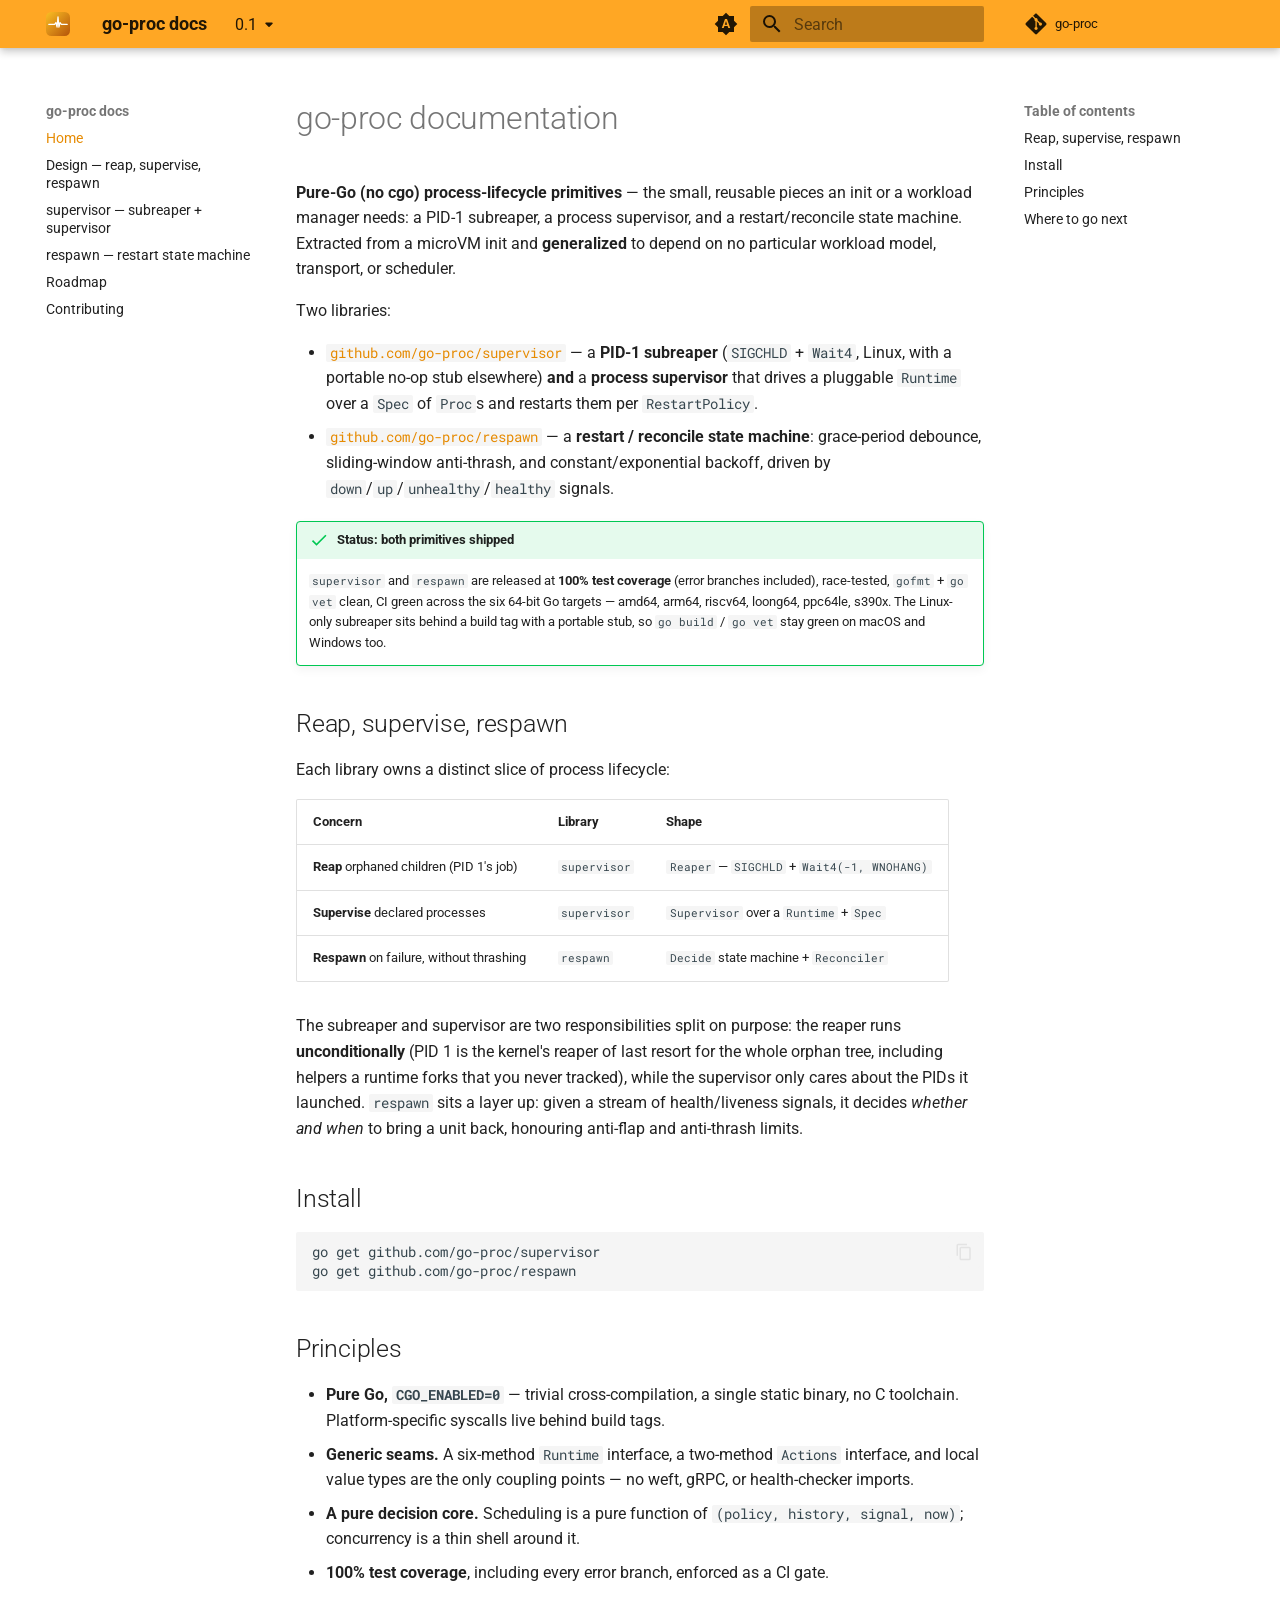
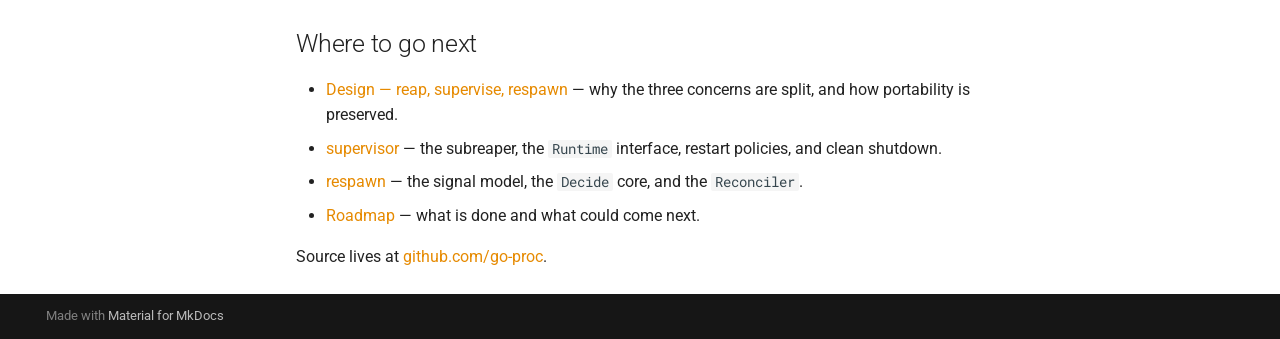
<file: 0.1/index.html>
<!doctype html>
<html lang="en" class="no-js">
  <head>
    
      <meta charset="utf-8">
      <meta name="viewport" content="width=device-width,initial-scale=1">
      
        <meta name="description" content="Pure-Go (no cgo) process-lifecycle primitives: a PID-1 subreaper + process supervisor and a restart/reconcile state machine.">
      
      
      
        <link rel="canonical" href="https://go-proc.github.io/docs/0.1/">
      
      
      
        <link rel="next" href="why/">
      
      
        
      
      
      <link rel="icon" href="assets/logo.svg">
      <meta name="generator" content="mkdocs-1.6.1, mkdocs-material-9.8.2">
    
    
      
        <title>go-proc docs</title>
      
    
    
      <link rel="stylesheet" href="assets/stylesheets/main.57a0d79d.min.css">
      
        
        <link rel="stylesheet" href="assets/stylesheets/palette.fb2fffe2.min.css">
      
      


    
    
      
    
    
      
        
        
        <link rel="preconnect" href="https://fonts.gstatic.com" crossorigin>
        <link rel="stylesheet" href="https://fonts.googleapis.com/css?family=Roboto:300,300i,400,400i,700,700i%7CRoboto+Mono:400,400i,700,700i&display=fallback">
        <style>:root{--md-text-font:"Roboto";--md-code-font:"Roboto Mono"}</style>
      
    
    
    <script>__md_scope=new URL(".",location),__md_hash=e=>[...e].reduce(((e,_)=>(e<<5)-e+_.charCodeAt(0)),0),__md_get=(e,_=localStorage,t=__md_scope)=>JSON.parse(_.getItem(t.pathname+"."+e)),__md_set=(e,_,t=localStorage,a=__md_scope)=>{try{t.setItem(a.pathname+"."+e,JSON.stringify(_))}catch(e){}}</script>
    
      

    
    
  </head>
  
  
    
    
      
    
    
    
    
    <body dir="ltr" data-md-color-scheme="default" data-md-color-primary="indigo" data-md-color-accent="indigo">
  
    
    <input class="md-toggle" data-md-toggle="drawer" type="checkbox" id="__drawer" autocomplete="off">
    <input class="md-toggle" data-md-toggle="search" type="checkbox" id="__search" autocomplete="off">
    <label class="md-overlay" for="__drawer"></label>
    <div data-md-component="skip">
      
        
        <a href="#go-proc-documentation" class="md-skip">
          Skip to content
        </a>
      
    </div>
    <div data-md-component="announce">
      
    </div>
    
      <div data-md-color-scheme="default" data-md-component="outdated" hidden>
        
      </div>
    
    
      

  

<header class="md-header md-header--shadow" data-md-component="header">
  <nav class="md-header__inner md-grid" aria-label="Header">
    <a href="." title="go-proc docs" class="md-header__button md-logo" aria-label="go-proc docs" data-md-component="logo">
      
  <img src="assets/logo.svg" alt="logo">

    </a>
    <label class="md-header__button md-icon" for="__drawer">
      
      <svg xmlns="http://www.w3.org/2000/svg" viewBox="0 0 24 24"><path d="M3 6h18v2H3zm0 5h18v2H3zm0 5h18v2H3z"/></svg>
    </label>
    <div class="md-header__title" data-md-component="header-title">
      <div class="md-header__ellipsis">
        <div class="md-header__topic">
          <span class="md-ellipsis">
            go-proc docs
          </span>
        </div>
        <div class="md-header__topic" data-md-component="header-topic">
          <span class="md-ellipsis">
            
              Home
            
          </span>
        </div>
      </div>
    </div>
    
      
        <form class="md-header__option" data-md-component="palette">
  
    
    
    
    <input class="md-option" data-md-color-media="(prefers-color-scheme)" data-md-color-scheme="default" data-md-color-primary="indigo" data-md-color-accent="indigo"  aria-label="Switch to light mode"  type="radio" name="__palette" id="__palette_0">
    
      <label class="md-header__button md-icon" title="Switch to light mode" for="__palette_1" hidden>
        <svg xmlns="http://www.w3.org/2000/svg" viewBox="0 0 24 24"><path d="m14.3 16-.7-2h-3.2l-.7 2H7.8L11 7h2l3.2 9zM20 8.69V4h-4.69L12 .69 8.69 4H4v4.69L.69 12 4 15.31V20h4.69L12 23.31 15.31 20H20v-4.69L23.31 12zm-9.15 3.96h2.3L12 9z"/></svg>
      </label>
    
  
    
    
    
    <input class="md-option" data-md-color-media="(prefers-color-scheme: light)" data-md-color-scheme="default" data-md-color-primary="orange" data-md-color-accent="indigo"  aria-label="Switch to dark mode"  type="radio" name="__palette" id="__palette_1">
    
      <label class="md-header__button md-icon" title="Switch to dark mode" for="__palette_2" hidden>
        <svg xmlns="http://www.w3.org/2000/svg" viewBox="0 0 24 24"><path d="M12 8a4 4 0 0 0-4 4 4 4 0 0 0 4 4 4 4 0 0 0 4-4 4 4 0 0 0-4-4m0 10a6 6 0 0 1-6-6 6 6 0 0 1 6-6 6 6 0 0 1 6 6 6 6 0 0 1-6 6m8-9.31V4h-4.69L12 .69 8.69 4H4v4.69L.69 12 4 15.31V20h4.69L12 23.31 15.31 20H20v-4.69L23.31 12z"/></svg>
      </label>
    
  
    
    
    
    <input class="md-option" data-md-color-media="(prefers-color-scheme: dark)" data-md-color-scheme="slate" data-md-color-primary="orange" data-md-color-accent="indigo"  aria-label="Switch to system preference"  type="radio" name="__palette" id="__palette_2">
    
      <label class="md-header__button md-icon" title="Switch to system preference" for="__palette_0" hidden>
        <svg xmlns="http://www.w3.org/2000/svg" viewBox="0 0 24 24"><path d="M12 18c-.89 0-1.74-.2-2.5-.55C11.56 16.5 13 14.42 13 12s-1.44-4.5-3.5-5.45C10.26 6.2 11.11 6 12 6a6 6 0 0 1 6 6 6 6 0 0 1-6 6m8-9.31V4h-4.69L12 .69 8.69 4H4v4.69L.69 12 4 15.31V20h4.69L12 23.31 15.31 20H20v-4.69L23.31 12z"/></svg>
      </label>
    
  
</form>
      
    
    
      <script>var palette=__md_get("__palette");if(palette&&palette.color){if("(prefers-color-scheme)"===palette.color.media){var media=matchMedia("(prefers-color-scheme: light)"),input=document.querySelector(media.matches?"[data-md-color-media='(prefers-color-scheme: light)']":"[data-md-color-media='(prefers-color-scheme: dark)']");palette.color.media=input.getAttribute("data-md-color-media"),palette.color.scheme=input.getAttribute("data-md-color-scheme"),palette.color.primary=input.getAttribute("data-md-color-primary"),palette.color.accent=input.getAttribute("data-md-color-accent")}for(var[key,value]of Object.entries(palette.color))document.body.setAttribute("data-md-color-"+key,value)}</script>
    
    
    
      
      
        <label class="md-header__button md-icon" for="__search">
          
          <svg xmlns="http://www.w3.org/2000/svg" viewBox="0 0 24 24"><path d="M9.5 3A6.5 6.5 0 0 1 16 9.5c0 1.61-.59 3.09-1.56 4.23l.27.27h.79l5 5-1.5 1.5-5-5v-.79l-.27-.27A6.52 6.52 0 0 1 9.5 16 6.5 6.5 0 0 1 3 9.5 6.5 6.5 0 0 1 9.5 3m0 2C7 5 5 7 5 9.5S7 14 9.5 14 14 12 14 9.5 12 5 9.5 5"/></svg>
        </label>
        <div class="md-search" data-md-component="search" role="dialog">
  <label class="md-search__overlay" for="__search"></label>
  <div class="md-search__inner" role="search">
    <form class="md-search__form" name="search">
      <input type="text" class="md-search__input" name="query" aria-label="Search" placeholder="Search" autocapitalize="off" autocorrect="off" autocomplete="off" spellcheck="false" data-md-component="search-query" required>
      <label class="md-search__icon md-icon" for="__search">
        
        <svg xmlns="http://www.w3.org/2000/svg" viewBox="0 0 24 24"><path d="M9.5 3A6.5 6.5 0 0 1 16 9.5c0 1.61-.59 3.09-1.56 4.23l.27.27h.79l5 5-1.5 1.5-5-5v-.79l-.27-.27A6.52 6.52 0 0 1 9.5 16 6.5 6.5 0 0 1 3 9.5 6.5 6.5 0 0 1 9.5 3m0 2C7 5 5 7 5 9.5S7 14 9.5 14 14 12 14 9.5 12 5 9.5 5"/></svg>
        
        <svg xmlns="http://www.w3.org/2000/svg" viewBox="0 0 24 24"><path d="M20 11v2H8l5.5 5.5-1.42 1.42L4.16 12l7.92-7.92L13.5 5.5 8 11z"/></svg>
      </label>
      <nav class="md-search__options" aria-label="Search">
        
        <button type="reset" class="md-search__icon md-icon" title="Clear" aria-label="Clear" tabindex="-1">
          
          <svg xmlns="http://www.w3.org/2000/svg" viewBox="0 0 24 24"><path d="M19 6.41 17.59 5 12 10.59 6.41 5 5 6.41 10.59 12 5 17.59 6.41 19 12 13.41 17.59 19 19 17.59 13.41 12z"/></svg>
        </button>
      </nav>
      
        <div class="md-search__suggest" data-md-component="search-suggest"></div>
      
    </form>
    <div class="md-search__output">
      <div class="md-search__scrollwrap" tabindex="0" data-md-scrollfix>
        <div class="md-search-result" data-md-component="search-result">
          <div class="md-search-result__meta">
            Initializing search
          </div>
          <ol class="md-search-result__list" role="presentation"></ol>
        </div>
      </div>
    </div>
  </div>
</div>
      
    
    
      <div class="md-header__source">
        <a href="https://github.com/go-proc" title="Go to repository" class="md-source" data-md-component="source">
  <div class="md-source__icon md-icon">
    
    <svg xmlns="http://www.w3.org/2000/svg" viewBox="0 0 448 512"><!--! Font Awesome Free 7.1.0 by @fontawesome - https://fontawesome.com License - https://fontawesome.com/license/free (Icons: CC BY 4.0, Fonts: SIL OFL 1.1, Code: MIT License) Copyright 2025 Fonticons, Inc.--><path d="M439.6 236.1 244 40.5c-5.4-5.5-12.8-8.5-20.4-8.5s-15 3-20.4 8.4L162.5 81l51.5 51.5c27.1-9.1 52.7 16.8 43.4 43.7l49.7 49.7c34.2-11.8 61.2 31 35.5 56.7-26.5 26.5-70.2-2.9-56-37.3L240.3 199v121.9c25.3 12.5 22.3 41.8 9.1 55-6.4 6.4-15.2 10.1-24.3 10.1s-17.8-3.6-24.3-10.1c-17.6-17.6-11.1-46.9 11.2-56v-123c-20.8-8.5-24.6-30.7-18.6-45L142.6 101 8.5 235.1C3 240.6 0 247.9 0 255.5s3 15 8.5 20.4l195.6 195.7c5.4 5.4 12.7 8.4 20.4 8.4s15-3 20.4-8.4l194.7-194.7c5.4-5.4 8.4-12.8 8.4-20.4s-3-15-8.4-20.4"/></svg>
  </div>
  <div class="md-source__repository">
    go-proc
  </div>
</a>
      </div>
    
  </nav>
  
</header>
    
    <div class="md-container" data-md-component="container">
      
      
        
          
        
      
      <main class="md-main" data-md-component="main">
        <div class="md-main__inner md-grid">
          
            
              
              <div class="md-sidebar md-sidebar--primary" data-md-component="sidebar" data-md-type="navigation" >
                <div class="md-sidebar__scrollwrap">
                  <div class="md-sidebar__inner">
                    



<nav class="md-nav md-nav--primary" aria-label="Navigation" data-md-level="0">
  <label class="md-nav__title" for="__drawer">
    <a href="." title="go-proc docs" class="md-nav__button md-logo" aria-label="go-proc docs" data-md-component="logo">
      
  <img src="assets/logo.svg" alt="logo">

    </a>
    go-proc docs
  </label>
  
    <div class="md-nav__source">
      <a href="https://github.com/go-proc" title="Go to repository" class="md-source" data-md-component="source">
  <div class="md-source__icon md-icon">
    
    <svg xmlns="http://www.w3.org/2000/svg" viewBox="0 0 448 512"><!--! Font Awesome Free 7.1.0 by @fontawesome - https://fontawesome.com License - https://fontawesome.com/license/free (Icons: CC BY 4.0, Fonts: SIL OFL 1.1, Code: MIT License) Copyright 2025 Fonticons, Inc.--><path d="M439.6 236.1 244 40.5c-5.4-5.5-12.8-8.5-20.4-8.5s-15 3-20.4 8.4L162.5 81l51.5 51.5c27.1-9.1 52.7 16.8 43.4 43.7l49.7 49.7c34.2-11.8 61.2 31 35.5 56.7-26.5 26.5-70.2-2.9-56-37.3L240.3 199v121.9c25.3 12.5 22.3 41.8 9.1 55-6.4 6.4-15.2 10.1-24.3 10.1s-17.8-3.6-24.3-10.1c-17.6-17.6-11.1-46.9 11.2-56v-123c-20.8-8.5-24.6-30.7-18.6-45L142.6 101 8.5 235.1C3 240.6 0 247.9 0 255.5s3 15 8.5 20.4l195.6 195.7c5.4 5.4 12.7 8.4 20.4 8.4s15-3 20.4-8.4l194.7-194.7c5.4-5.4 8.4-12.8 8.4-20.4s-3-15-8.4-20.4"/></svg>
  </div>
  <div class="md-source__repository">
    go-proc
  </div>
</a>
    </div>
  
  <ul class="md-nav__list" data-md-scrollfix>
    
      
      
  
  
    
  
  
  
    <li class="md-nav__item md-nav__item--active">
      
      <input class="md-nav__toggle md-toggle" type="checkbox" id="__toc">
      
      
        
      
      
        <label class="md-nav__link md-nav__link--active" for="__toc">
          
  
  
  <span class="md-ellipsis">
    
  
    Home
  

    
  </span>
  
  

          <span class="md-nav__icon md-icon"></span>
        </label>
      
      <a href="." class="md-nav__link md-nav__link--active">
        
  
  
  <span class="md-ellipsis">
    
  
    Home
  

    
  </span>
  
  

      </a>
      
        

<nav class="md-nav md-nav--secondary" aria-label="Table of contents">
  
  
  
    
  
  
    <label class="md-nav__title" for="__toc">
      <span class="md-nav__icon md-icon"></span>
      Table of contents
    </label>
    <ul class="md-nav__list" data-md-component="toc" data-md-scrollfix>
      
        <li class="md-nav__item">
  <a href="#reap-supervise-respawn" class="md-nav__link">
    <span class="md-ellipsis">
      
        Reap, supervise, respawn
      
    </span>
  </a>
  
</li>
      
        <li class="md-nav__item">
  <a href="#install" class="md-nav__link">
    <span class="md-ellipsis">
      
        Install
      
    </span>
  </a>
  
</li>
      
        <li class="md-nav__item">
  <a href="#principles" class="md-nav__link">
    <span class="md-ellipsis">
      
        Principles
      
    </span>
  </a>
  
</li>
      
        <li class="md-nav__item">
  <a href="#where-to-go-next" class="md-nav__link">
    <span class="md-ellipsis">
      
        Where to go next
      
    </span>
  </a>
  
</li>
      
    </ul>
  
</nav>
      
    </li>
  

    
      
      
  
  
  
  
    <li class="md-nav__item">
      <a href="why/" class="md-nav__link">
        
  
  
  <span class="md-ellipsis">
    
  
    Design — reap, supervise, respawn
  

    
  </span>
  
  

      </a>
    </li>
  

    
      
      
  
  
  
  
    <li class="md-nav__item">
      <a href="supervisor/" class="md-nav__link">
        
  
  
  <span class="md-ellipsis">
    
  
    supervisor — subreaper + supervisor
  

    
  </span>
  
  

      </a>
    </li>
  

    
      
      
  
  
  
  
    <li class="md-nav__item">
      <a href="respawn/" class="md-nav__link">
        
  
  
  <span class="md-ellipsis">
    
  
    respawn — restart state machine
  

    
  </span>
  
  

      </a>
    </li>
  

    
      
      
  
  
  
  
    <li class="md-nav__item">
      <a href="roadmap/" class="md-nav__link">
        
  
  
  <span class="md-ellipsis">
    
  
    Roadmap
  

    
  </span>
  
  

      </a>
    </li>
  

    
      
      
  
  
  
  
    <li class="md-nav__item">
      <a href="contributing/" class="md-nav__link">
        
  
  
  <span class="md-ellipsis">
    
  
    Contributing
  

    
  </span>
  
  

      </a>
    </li>
  

    
  </ul>
</nav>
                  </div>
                </div>
              </div>
            
            
              
              <div class="md-sidebar md-sidebar--secondary" data-md-component="sidebar" data-md-type="toc" >
                <div class="md-sidebar__scrollwrap">
                  <div class="md-sidebar__inner">
                    

<nav class="md-nav md-nav--secondary" aria-label="Table of contents">
  
  
  
    
  
  
    <label class="md-nav__title" for="__toc">
      <span class="md-nav__icon md-icon"></span>
      Table of contents
    </label>
    <ul class="md-nav__list" data-md-component="toc" data-md-scrollfix>
      
        <li class="md-nav__item">
  <a href="#reap-supervise-respawn" class="md-nav__link">
    <span class="md-ellipsis">
      
        Reap, supervise, respawn
      
    </span>
  </a>
  
</li>
      
        <li class="md-nav__item">
  <a href="#install" class="md-nav__link">
    <span class="md-ellipsis">
      
        Install
      
    </span>
  </a>
  
</li>
      
        <li class="md-nav__item">
  <a href="#principles" class="md-nav__link">
    <span class="md-ellipsis">
      
        Principles
      
    </span>
  </a>
  
</li>
      
        <li class="md-nav__item">
  <a href="#where-to-go-next" class="md-nav__link">
    <span class="md-ellipsis">
      
        Where to go next
      
    </span>
  </a>
  
</li>
      
    </ul>
  
</nav>
                  </div>
                </div>
              </div>
            
          
          
            <div class="md-content" data-md-component="content">
              
              <article class="md-content__inner md-typeset">
                
                  



<h1 id="go-proc-documentation">go-proc documentation<a class="headerlink" href="#go-proc-documentation" title="Permanent link">&para;</a></h1>
<p><strong>Pure-Go (no cgo) process-lifecycle primitives</strong> — the small, reusable pieces an
init or a workload manager needs: a PID-1 subreaper, a process supervisor, and a
restart/reconcile state machine. Extracted from a microVM init and <strong>generalized</strong>
to depend on no particular workload model, transport, or scheduler.</p>
<p>Two libraries:</p>
<ul>
<li><a href="https://github.com/go-proc/supervisor"><code>github.com/go-proc/supervisor</code></a> — a
  <strong>PID-1 subreaper</strong> (<code>SIGCHLD</code> + <code>Wait4</code>, Linux, with a portable no-op stub
  elsewhere) <strong>and</strong> a <strong>process supervisor</strong> that drives a pluggable <code>Runtime</code>
  over a <code>Spec</code> of <code>Proc</code>s and restarts them per <code>RestartPolicy</code>.</li>
<li><a href="https://github.com/go-proc/respawn"><code>github.com/go-proc/respawn</code></a> — a
  <strong>restart / reconcile state machine</strong>: grace-period debounce, sliding-window
  anti-thrash, and constant/exponential backoff, driven by
  <code>down</code>/<code>up</code>/<code>unhealthy</code>/<code>healthy</code> signals.</li>
</ul>
<div class="admonition success">
<p class="admonition-title">Status: both primitives shipped</p>
<p><code>supervisor</code> and <code>respawn</code> are released at <strong>100% test coverage</strong> (error
branches included), race-tested, <code>gofmt</code> + <code>go vet</code> clean, CI green across the
six 64-bit Go targets — amd64, arm64, riscv64, loong64, ppc64le, s390x. The
Linux-only subreaper sits behind a build tag with a portable stub, so
<code>go build</code> / <code>go vet</code> stay green on macOS and Windows too.</p>
</div>
<h2 id="reap-supervise-respawn">Reap, supervise, respawn<a class="headerlink" href="#reap-supervise-respawn" title="Permanent link">&para;</a></h2>
<p>Each library owns a distinct slice of process lifecycle:</p>
<table>
<thead>
<tr>
<th>Concern</th>
<th>Library</th>
<th>Shape</th>
</tr>
</thead>
<tbody>
<tr>
<td><strong>Reap</strong> orphaned children (PID 1's job)</td>
<td><code>supervisor</code></td>
<td><code>Reaper</code> — <code>SIGCHLD</code> + <code>Wait4(-1, WNOHANG)</code></td>
</tr>
<tr>
<td><strong>Supervise</strong> declared processes</td>
<td><code>supervisor</code></td>
<td><code>Supervisor</code> over a <code>Runtime</code> + <code>Spec</code></td>
</tr>
<tr>
<td><strong>Respawn</strong> on failure, without thrashing</td>
<td><code>respawn</code></td>
<td><code>Decide</code> state machine + <code>Reconciler</code></td>
</tr>
</tbody>
</table>
<p>The subreaper and supervisor are two responsibilities split on purpose: the
reaper runs <strong>unconditionally</strong> (PID 1 is the kernel's reaper of last resort for
the whole orphan tree, including helpers a runtime forks that you never tracked),
while the supervisor only cares about the PIDs it launched. <code>respawn</code> sits a layer
up: given a stream of health/liveness signals, it decides <em>whether and when</em> to
bring a unit back, honouring anti-flap and anti-thrash limits.</p>
<h2 id="install">Install<a class="headerlink" href="#install" title="Permanent link">&para;</a></h2>
<div class="highlight"><pre><span></span><code><a id="__codelineno-0-1" name="__codelineno-0-1" href="#__codelineno-0-1"></a>go<span class="w"> </span>get<span class="w"> </span>github.com/go-proc/supervisor
<a id="__codelineno-0-2" name="__codelineno-0-2" href="#__codelineno-0-2"></a>go<span class="w"> </span>get<span class="w"> </span>github.com/go-proc/respawn
</code></pre></div>
<h2 id="principles">Principles<a class="headerlink" href="#principles" title="Permanent link">&para;</a></h2>
<ul>
<li><strong>Pure Go, <code>CGO_ENABLED=0</code></strong> — trivial cross-compilation, a single static
  binary, no C toolchain. Platform-specific syscalls live behind build tags.</li>
<li><strong>Generic seams.</strong> A six-method <code>Runtime</code> interface, a two-method <code>Actions</code>
  interface, and local value types are the only coupling points — no weft, gRPC,
  or health-checker imports.</li>
<li><strong>A pure decision core.</strong> Scheduling is a pure function of
  <code>(policy, history, signal, now)</code>; concurrency is a thin shell around it.</li>
<li><strong>100% test coverage</strong>, including every error branch, enforced as a CI gate.</li>
</ul>
<h2 id="where-to-go-next">Where to go next<a class="headerlink" href="#where-to-go-next" title="Permanent link">&para;</a></h2>
<ul>
<li><a href="why/">Design — reap, supervise, respawn</a> — why the three concerns are split,
  and how portability is preserved.</li>
<li><a href="supervisor/">supervisor</a> — the subreaper, the <code>Runtime</code> interface, restart
  policies, and clean shutdown.</li>
<li><a href="respawn/">respawn</a> — the signal model, the <code>Decide</code> core, and the
  <code>Reconciler</code>.</li>
<li><a href="roadmap/">Roadmap</a> — what is done and what could come next.</li>
</ul>
<p>Source lives at <a href="https://github.com/go-proc">github.com/go-proc</a>.</p>












                
              </article>
            </div>
          
          
<script>var target=document.getElementById(location.hash.slice(1));target&&target.name&&(target.checked=target.name.startsWith("__tabbed_"))</script>
        </div>
        
          <button type="button" class="md-top md-icon" data-md-component="top" hidden>
  
  <svg xmlns="http://www.w3.org/2000/svg" viewBox="0 0 24 24"><path d="M13 20h-2V8l-5.5 5.5-1.42-1.42L12 4.16l7.92 7.92-1.42 1.42L13 8z"/></svg>
  Back to top
</button>
        
      </main>
      
        <footer class="md-footer">
  
  <div class="md-footer-meta md-typeset">
    <div class="md-footer-meta__inner md-grid">
      <div class="md-copyright">
  
  
    Made with
    <a href="https://squidfunk.github.io/mkdocs-material/" target="_blank" rel="noopener">
      Material for MkDocs
    </a>
  
</div>
      
    </div>
  </div>
</footer>
      
    </div>
    <div class="md-dialog" data-md-component="dialog">
      <div class="md-dialog__inner md-typeset"></div>
    </div>
    
    
    
      
      
      <script id="__config" type="application/json">{"annotate": null, "base": ".", "features": ["navigation.sections", "navigation.top", "navigation.instant", "content.code.copy", "search.suggest"], "search": "assets/javascripts/workers/search.a7633da7.min.js", "tags": null, "translations": {"clipboard.copied": "Copied to clipboard", "clipboard.copy": "Copy to clipboard", "search.result.more.one": "1 more on this page", "search.result.more.other": "# more on this page", "search.result.none": "No matching documents", "search.result.one": "1 matching document", "search.result.other": "# matching documents", "search.result.placeholder": "Type to start searching", "search.result.term.missing": "Missing", "select.version": "Select version"}, "version": {"default": "latest", "provider": "mike"}}</script>
    
    
      <script src="assets/javascripts/bundle.a5f9d56c.min.js"></script>
      
    
  </body>
</html>
</file>
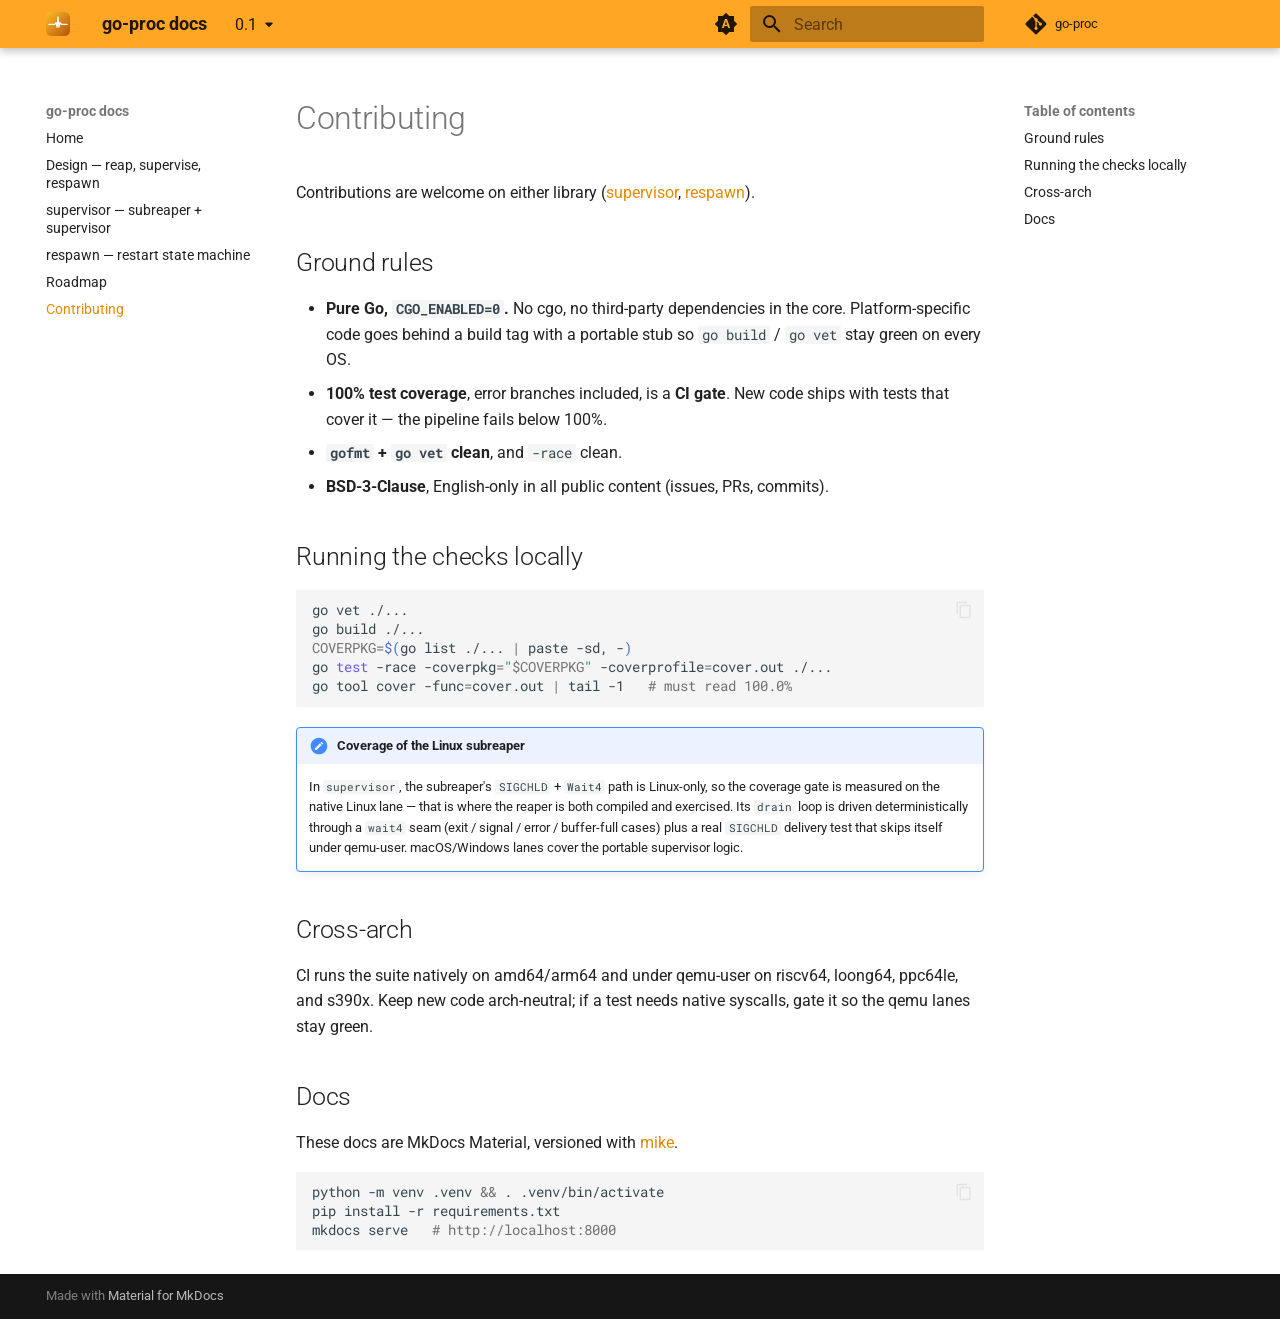
<file: 0.1/contributing/index.html>
<!doctype html>
<html lang="en" class="no-js">
  <head>
    
      <meta charset="utf-8">
      <meta name="viewport" content="width=device-width,initial-scale=1">
      
        <meta name="description" content="Pure-Go (no cgo) process-lifecycle primitives: a PID-1 subreaper + process supervisor and a restart/reconcile state machine.">
      
      
      
        <link rel="canonical" href="https://go-proc.github.io/docs/0.1/contributing/">
      
      
        <link rel="prev" href="../roadmap/">
      
      
      
        
      
      
      <link rel="icon" href="../assets/logo.svg">
      <meta name="generator" content="mkdocs-1.6.1, mkdocs-material-9.8.2">
    
    
      
        <title>Contributing - go-proc docs</title>
      
    
    
      <link rel="stylesheet" href="../assets/stylesheets/main.57a0d79d.min.css">
      
        
        <link rel="stylesheet" href="../assets/stylesheets/palette.fb2fffe2.min.css">
      
      


    
    
      
    
    
      
        
        
        <link rel="preconnect" href="https://fonts.gstatic.com" crossorigin>
        <link rel="stylesheet" href="https://fonts.googleapis.com/css?family=Roboto:300,300i,400,400i,700,700i%7CRoboto+Mono:400,400i,700,700i&display=fallback">
        <style>:root{--md-text-font:"Roboto";--md-code-font:"Roboto Mono"}</style>
      
    
    
    <script>__md_scope=new URL("..",location),__md_hash=e=>[...e].reduce(((e,_)=>(e<<5)-e+_.charCodeAt(0)),0),__md_get=(e,_=localStorage,t=__md_scope)=>JSON.parse(_.getItem(t.pathname+"."+e)),__md_set=(e,_,t=localStorage,a=__md_scope)=>{try{t.setItem(a.pathname+"."+e,JSON.stringify(_))}catch(e){}}</script>
    
      

    
    
  </head>
  
  
    
    
      
    
    
    
    
    <body dir="ltr" data-md-color-scheme="default" data-md-color-primary="indigo" data-md-color-accent="indigo">
  
    
    <input class="md-toggle" data-md-toggle="drawer" type="checkbox" id="__drawer" autocomplete="off">
    <input class="md-toggle" data-md-toggle="search" type="checkbox" id="__search" autocomplete="off">
    <label class="md-overlay" for="__drawer"></label>
    <div data-md-component="skip">
      
        
        <a href="#contributing" class="md-skip">
          Skip to content
        </a>
      
    </div>
    <div data-md-component="announce">
      
    </div>
    
      <div data-md-color-scheme="default" data-md-component="outdated" hidden>
        
      </div>
    
    
      

  

<header class="md-header md-header--shadow" data-md-component="header">
  <nav class="md-header__inner md-grid" aria-label="Header">
    <a href=".." title="go-proc docs" class="md-header__button md-logo" aria-label="go-proc docs" data-md-component="logo">
      
  <img src="../assets/logo.svg" alt="logo">

    </a>
    <label class="md-header__button md-icon" for="__drawer">
      
      <svg xmlns="http://www.w3.org/2000/svg" viewBox="0 0 24 24"><path d="M3 6h18v2H3zm0 5h18v2H3zm0 5h18v2H3z"/></svg>
    </label>
    <div class="md-header__title" data-md-component="header-title">
      <div class="md-header__ellipsis">
        <div class="md-header__topic">
          <span class="md-ellipsis">
            go-proc docs
          </span>
        </div>
        <div class="md-header__topic" data-md-component="header-topic">
          <span class="md-ellipsis">
            
              Contributing
            
          </span>
        </div>
      </div>
    </div>
    
      
        <form class="md-header__option" data-md-component="palette">
  
    
    
    
    <input class="md-option" data-md-color-media="(prefers-color-scheme)" data-md-color-scheme="default" data-md-color-primary="indigo" data-md-color-accent="indigo"  aria-label="Switch to light mode"  type="radio" name="__palette" id="__palette_0">
    
      <label class="md-header__button md-icon" title="Switch to light mode" for="__palette_1" hidden>
        <svg xmlns="http://www.w3.org/2000/svg" viewBox="0 0 24 24"><path d="m14.3 16-.7-2h-3.2l-.7 2H7.8L11 7h2l3.2 9zM20 8.69V4h-4.69L12 .69 8.69 4H4v4.69L.69 12 4 15.31V20h4.69L12 23.31 15.31 20H20v-4.69L23.31 12zm-9.15 3.96h2.3L12 9z"/></svg>
      </label>
    
  
    
    
    
    <input class="md-option" data-md-color-media="(prefers-color-scheme: light)" data-md-color-scheme="default" data-md-color-primary="orange" data-md-color-accent="indigo"  aria-label="Switch to dark mode"  type="radio" name="__palette" id="__palette_1">
    
      <label class="md-header__button md-icon" title="Switch to dark mode" for="__palette_2" hidden>
        <svg xmlns="http://www.w3.org/2000/svg" viewBox="0 0 24 24"><path d="M12 8a4 4 0 0 0-4 4 4 4 0 0 0 4 4 4 4 0 0 0 4-4 4 4 0 0 0-4-4m0 10a6 6 0 0 1-6-6 6 6 0 0 1 6-6 6 6 0 0 1 6 6 6 6 0 0 1-6 6m8-9.31V4h-4.69L12 .69 8.69 4H4v4.69L.69 12 4 15.31V20h4.69L12 23.31 15.31 20H20v-4.69L23.31 12z"/></svg>
      </label>
    
  
    
    
    
    <input class="md-option" data-md-color-media="(prefers-color-scheme: dark)" data-md-color-scheme="slate" data-md-color-primary="orange" data-md-color-accent="indigo"  aria-label="Switch to system preference"  type="radio" name="__palette" id="__palette_2">
    
      <label class="md-header__button md-icon" title="Switch to system preference" for="__palette_0" hidden>
        <svg xmlns="http://www.w3.org/2000/svg" viewBox="0 0 24 24"><path d="M12 18c-.89 0-1.74-.2-2.5-.55C11.56 16.5 13 14.42 13 12s-1.44-4.5-3.5-5.45C10.26 6.2 11.11 6 12 6a6 6 0 0 1 6 6 6 6 0 0 1-6 6m8-9.31V4h-4.69L12 .69 8.69 4H4v4.69L.69 12 4 15.31V20h4.69L12 23.31 15.31 20H20v-4.69L23.31 12z"/></svg>
      </label>
    
  
</form>
      
    
    
      <script>var palette=__md_get("__palette");if(palette&&palette.color){if("(prefers-color-scheme)"===palette.color.media){var media=matchMedia("(prefers-color-scheme: light)"),input=document.querySelector(media.matches?"[data-md-color-media='(prefers-color-scheme: light)']":"[data-md-color-media='(prefers-color-scheme: dark)']");palette.color.media=input.getAttribute("data-md-color-media"),palette.color.scheme=input.getAttribute("data-md-color-scheme"),palette.color.primary=input.getAttribute("data-md-color-primary"),palette.color.accent=input.getAttribute("data-md-color-accent")}for(var[key,value]of Object.entries(palette.color))document.body.setAttribute("data-md-color-"+key,value)}</script>
    
    
    
      
      
        <label class="md-header__button md-icon" for="__search">
          
          <svg xmlns="http://www.w3.org/2000/svg" viewBox="0 0 24 24"><path d="M9.5 3A6.5 6.5 0 0 1 16 9.5c0 1.61-.59 3.09-1.56 4.23l.27.27h.79l5 5-1.5 1.5-5-5v-.79l-.27-.27A6.52 6.52 0 0 1 9.5 16 6.5 6.5 0 0 1 3 9.5 6.5 6.5 0 0 1 9.5 3m0 2C7 5 5 7 5 9.5S7 14 9.5 14 14 12 14 9.5 12 5 9.5 5"/></svg>
        </label>
        <div class="md-search" data-md-component="search" role="dialog">
  <label class="md-search__overlay" for="__search"></label>
  <div class="md-search__inner" role="search">
    <form class="md-search__form" name="search">
      <input type="text" class="md-search__input" name="query" aria-label="Search" placeholder="Search" autocapitalize="off" autocorrect="off" autocomplete="off" spellcheck="false" data-md-component="search-query" required>
      <label class="md-search__icon md-icon" for="__search">
        
        <svg xmlns="http://www.w3.org/2000/svg" viewBox="0 0 24 24"><path d="M9.5 3A6.5 6.5 0 0 1 16 9.5c0 1.61-.59 3.09-1.56 4.23l.27.27h.79l5 5-1.5 1.5-5-5v-.79l-.27-.27A6.52 6.52 0 0 1 9.5 16 6.5 6.5 0 0 1 3 9.5 6.5 6.5 0 0 1 9.5 3m0 2C7 5 5 7 5 9.5S7 14 9.5 14 14 12 14 9.5 12 5 9.5 5"/></svg>
        
        <svg xmlns="http://www.w3.org/2000/svg" viewBox="0 0 24 24"><path d="M20 11v2H8l5.5 5.5-1.42 1.42L4.16 12l7.92-7.92L13.5 5.5 8 11z"/></svg>
      </label>
      <nav class="md-search__options" aria-label="Search">
        
        <button type="reset" class="md-search__icon md-icon" title="Clear" aria-label="Clear" tabindex="-1">
          
          <svg xmlns="http://www.w3.org/2000/svg" viewBox="0 0 24 24"><path d="M19 6.41 17.59 5 12 10.59 6.41 5 5 6.41 10.59 12 5 17.59 6.41 19 12 13.41 17.59 19 19 17.59 13.41 12z"/></svg>
        </button>
      </nav>
      
        <div class="md-search__suggest" data-md-component="search-suggest"></div>
      
    </form>
    <div class="md-search__output">
      <div class="md-search__scrollwrap" tabindex="0" data-md-scrollfix>
        <div class="md-search-result" data-md-component="search-result">
          <div class="md-search-result__meta">
            Initializing search
          </div>
          <ol class="md-search-result__list" role="presentation"></ol>
        </div>
      </div>
    </div>
  </div>
</div>
      
    
    
      <div class="md-header__source">
        <a href="https://github.com/go-proc" title="Go to repository" class="md-source" data-md-component="source">
  <div class="md-source__icon md-icon">
    
    <svg xmlns="http://www.w3.org/2000/svg" viewBox="0 0 448 512"><!--! Font Awesome Free 7.1.0 by @fontawesome - https://fontawesome.com License - https://fontawesome.com/license/free (Icons: CC BY 4.0, Fonts: SIL OFL 1.1, Code: MIT License) Copyright 2025 Fonticons, Inc.--><path d="M439.6 236.1 244 40.5c-5.4-5.5-12.8-8.5-20.4-8.5s-15 3-20.4 8.4L162.5 81l51.5 51.5c27.1-9.1 52.7 16.8 43.4 43.7l49.7 49.7c34.2-11.8 61.2 31 35.5 56.7-26.5 26.5-70.2-2.9-56-37.3L240.3 199v121.9c25.3 12.5 22.3 41.8 9.1 55-6.4 6.4-15.2 10.1-24.3 10.1s-17.8-3.6-24.3-10.1c-17.6-17.6-11.1-46.9 11.2-56v-123c-20.8-8.5-24.6-30.7-18.6-45L142.6 101 8.5 235.1C3 240.6 0 247.9 0 255.5s3 15 8.5 20.4l195.6 195.7c5.4 5.4 12.7 8.4 20.4 8.4s15-3 20.4-8.4l194.7-194.7c5.4-5.4 8.4-12.8 8.4-20.4s-3-15-8.4-20.4"/></svg>
  </div>
  <div class="md-source__repository">
    go-proc
  </div>
</a>
      </div>
    
  </nav>
  
</header>
    
    <div class="md-container" data-md-component="container">
      
      
        
          
        
      
      <main class="md-main" data-md-component="main">
        <div class="md-main__inner md-grid">
          
            
              
              <div class="md-sidebar md-sidebar--primary" data-md-component="sidebar" data-md-type="navigation" >
                <div class="md-sidebar__scrollwrap">
                  <div class="md-sidebar__inner">
                    



<nav class="md-nav md-nav--primary" aria-label="Navigation" data-md-level="0">
  <label class="md-nav__title" for="__drawer">
    <a href=".." title="go-proc docs" class="md-nav__button md-logo" aria-label="go-proc docs" data-md-component="logo">
      
  <img src="../assets/logo.svg" alt="logo">

    </a>
    go-proc docs
  </label>
  
    <div class="md-nav__source">
      <a href="https://github.com/go-proc" title="Go to repository" class="md-source" data-md-component="source">
  <div class="md-source__icon md-icon">
    
    <svg xmlns="http://www.w3.org/2000/svg" viewBox="0 0 448 512"><!--! Font Awesome Free 7.1.0 by @fontawesome - https://fontawesome.com License - https://fontawesome.com/license/free (Icons: CC BY 4.0, Fonts: SIL OFL 1.1, Code: MIT License) Copyright 2025 Fonticons, Inc.--><path d="M439.6 236.1 244 40.5c-5.4-5.5-12.8-8.5-20.4-8.5s-15 3-20.4 8.4L162.5 81l51.5 51.5c27.1-9.1 52.7 16.8 43.4 43.7l49.7 49.7c34.2-11.8 61.2 31 35.5 56.7-26.5 26.5-70.2-2.9-56-37.3L240.3 199v121.9c25.3 12.5 22.3 41.8 9.1 55-6.4 6.4-15.2 10.1-24.3 10.1s-17.8-3.6-24.3-10.1c-17.6-17.6-11.1-46.9 11.2-56v-123c-20.8-8.5-24.6-30.7-18.6-45L142.6 101 8.5 235.1C3 240.6 0 247.9 0 255.5s3 15 8.5 20.4l195.6 195.7c5.4 5.4 12.7 8.4 20.4 8.4s15-3 20.4-8.4l194.7-194.7c5.4-5.4 8.4-12.8 8.4-20.4s-3-15-8.4-20.4"/></svg>
  </div>
  <div class="md-source__repository">
    go-proc
  </div>
</a>
    </div>
  
  <ul class="md-nav__list" data-md-scrollfix>
    
      
      
  
  
  
  
    <li class="md-nav__item">
      <a href=".." class="md-nav__link">
        
  
  
  <span class="md-ellipsis">
    
  
    Home
  

    
  </span>
  
  

      </a>
    </li>
  

    
      
      
  
  
  
  
    <li class="md-nav__item">
      <a href="../why/" class="md-nav__link">
        
  
  
  <span class="md-ellipsis">
    
  
    Design — reap, supervise, respawn
  

    
  </span>
  
  

      </a>
    </li>
  

    
      
      
  
  
  
  
    <li class="md-nav__item">
      <a href="../supervisor/" class="md-nav__link">
        
  
  
  <span class="md-ellipsis">
    
  
    supervisor — subreaper + supervisor
  

    
  </span>
  
  

      </a>
    </li>
  

    
      
      
  
  
  
  
    <li class="md-nav__item">
      <a href="../respawn/" class="md-nav__link">
        
  
  
  <span class="md-ellipsis">
    
  
    respawn — restart state machine
  

    
  </span>
  
  

      </a>
    </li>
  

    
      
      
  
  
  
  
    <li class="md-nav__item">
      <a href="../roadmap/" class="md-nav__link">
        
  
  
  <span class="md-ellipsis">
    
  
    Roadmap
  

    
  </span>
  
  

      </a>
    </li>
  

    
      
      
  
  
    
  
  
  
    <li class="md-nav__item md-nav__item--active">
      
      <input class="md-nav__toggle md-toggle" type="checkbox" id="__toc">
      
      
        
      
      
        <label class="md-nav__link md-nav__link--active" for="__toc">
          
  
  
  <span class="md-ellipsis">
    
  
    Contributing
  

    
  </span>
  
  

          <span class="md-nav__icon md-icon"></span>
        </label>
      
      <a href="./" class="md-nav__link md-nav__link--active">
        
  
  
  <span class="md-ellipsis">
    
  
    Contributing
  

    
  </span>
  
  

      </a>
      
        

<nav class="md-nav md-nav--secondary" aria-label="Table of contents">
  
  
  
    
  
  
    <label class="md-nav__title" for="__toc">
      <span class="md-nav__icon md-icon"></span>
      Table of contents
    </label>
    <ul class="md-nav__list" data-md-component="toc" data-md-scrollfix>
      
        <li class="md-nav__item">
  <a href="#ground-rules" class="md-nav__link">
    <span class="md-ellipsis">
      
        Ground rules
      
    </span>
  </a>
  
</li>
      
        <li class="md-nav__item">
  <a href="#running-the-checks-locally" class="md-nav__link">
    <span class="md-ellipsis">
      
        Running the checks locally
      
    </span>
  </a>
  
</li>
      
        <li class="md-nav__item">
  <a href="#cross-arch" class="md-nav__link">
    <span class="md-ellipsis">
      
        Cross-arch
      
    </span>
  </a>
  
</li>
      
        <li class="md-nav__item">
  <a href="#docs" class="md-nav__link">
    <span class="md-ellipsis">
      
        Docs
      
    </span>
  </a>
  
</li>
      
    </ul>
  
</nav>
      
    </li>
  

    
  </ul>
</nav>
                  </div>
                </div>
              </div>
            
            
              
              <div class="md-sidebar md-sidebar--secondary" data-md-component="sidebar" data-md-type="toc" >
                <div class="md-sidebar__scrollwrap">
                  <div class="md-sidebar__inner">
                    

<nav class="md-nav md-nav--secondary" aria-label="Table of contents">
  
  
  
    
  
  
    <label class="md-nav__title" for="__toc">
      <span class="md-nav__icon md-icon"></span>
      Table of contents
    </label>
    <ul class="md-nav__list" data-md-component="toc" data-md-scrollfix>
      
        <li class="md-nav__item">
  <a href="#ground-rules" class="md-nav__link">
    <span class="md-ellipsis">
      
        Ground rules
      
    </span>
  </a>
  
</li>
      
        <li class="md-nav__item">
  <a href="#running-the-checks-locally" class="md-nav__link">
    <span class="md-ellipsis">
      
        Running the checks locally
      
    </span>
  </a>
  
</li>
      
        <li class="md-nav__item">
  <a href="#cross-arch" class="md-nav__link">
    <span class="md-ellipsis">
      
        Cross-arch
      
    </span>
  </a>
  
</li>
      
        <li class="md-nav__item">
  <a href="#docs" class="md-nav__link">
    <span class="md-ellipsis">
      
        Docs
      
    </span>
  </a>
  
</li>
      
    </ul>
  
</nav>
                  </div>
                </div>
              </div>
            
          
          
            <div class="md-content" data-md-component="content">
              
              <article class="md-content__inner md-typeset">
                
                  



<h1 id="contributing">Contributing<a class="headerlink" href="#contributing" title="Permanent link">&para;</a></h1>
<p>Contributions are welcome on either library
(<a href="https://github.com/go-proc/supervisor">supervisor</a>,
<a href="https://github.com/go-proc/respawn">respawn</a>).</p>
<h2 id="ground-rules">Ground rules<a class="headerlink" href="#ground-rules" title="Permanent link">&para;</a></h2>
<ul>
<li><strong>Pure Go, <code>CGO_ENABLED=0</code>.</strong> No cgo, no third-party dependencies in the core.
  Platform-specific code goes behind a build tag with a portable stub so
  <code>go build</code> / <code>go vet</code> stay green on every OS.</li>
<li><strong>100% test coverage</strong>, error branches included, is a <strong>CI gate</strong>. New code
  ships with tests that cover it — the pipeline fails below 100%.</li>
<li><strong><code>gofmt</code> + <code>go vet</code> clean</strong>, and <code>-race</code> clean.</li>
<li><strong>BSD-3-Clause</strong>, English-only in all public content (issues, PRs, commits).</li>
</ul>
<h2 id="running-the-checks-locally">Running the checks locally<a class="headerlink" href="#running-the-checks-locally" title="Permanent link">&para;</a></h2>
<div class="highlight"><pre><span></span><code><a id="__codelineno-0-1" name="__codelineno-0-1" href="#__codelineno-0-1"></a>go<span class="w"> </span>vet<span class="w"> </span>./...
<a id="__codelineno-0-2" name="__codelineno-0-2" href="#__codelineno-0-2"></a>go<span class="w"> </span>build<span class="w"> </span>./...
<a id="__codelineno-0-3" name="__codelineno-0-3" href="#__codelineno-0-3"></a><span class="nv">COVERPKG</span><span class="o">=</span><span class="k">$(</span>go<span class="w"> </span>list<span class="w"> </span>./...<span class="w"> </span><span class="p">|</span><span class="w"> </span>paste<span class="w"> </span>-sd,<span class="w"> </span>-<span class="k">)</span>
<a id="__codelineno-0-4" name="__codelineno-0-4" href="#__codelineno-0-4"></a>go<span class="w"> </span><span class="nb">test</span><span class="w"> </span>-race<span class="w"> </span>-coverpkg<span class="o">=</span><span class="s2">"</span><span class="nv">$COVERPKG</span><span class="s2">"</span><span class="w"> </span>-coverprofile<span class="o">=</span>cover.out<span class="w"> </span>./...
<a id="__codelineno-0-5" name="__codelineno-0-5" href="#__codelineno-0-5"></a>go<span class="w"> </span>tool<span class="w"> </span>cover<span class="w"> </span>-func<span class="o">=</span>cover.out<span class="w"> </span><span class="p">|</span><span class="w"> </span>tail<span class="w"> </span>-1<span class="w">   </span><span class="c1"># must read 100.0%</span>
</code></pre></div>
<div class="admonition note">
<p class="admonition-title">Coverage of the Linux subreaper</p>
<p>In <code>supervisor</code>, the subreaper's <code>SIGCHLD</code> + <code>Wait4</code> path is Linux-only, so
the coverage gate is measured on the native Linux lane — that is where the
reaper is both compiled and exercised. Its <code>drain</code> loop is driven
deterministically through a <code>wait4</code> seam (exit / signal / error / buffer-full
cases) plus a real <code>SIGCHLD</code> delivery test that skips itself under qemu-user.
macOS/Windows lanes cover the portable supervisor logic.</p>
</div>
<h2 id="cross-arch">Cross-arch<a class="headerlink" href="#cross-arch" title="Permanent link">&para;</a></h2>
<p>CI runs the suite natively on amd64/arm64 and under qemu-user on riscv64,
loong64, ppc64le, and s390x. Keep new code arch-neutral; if a test needs native
syscalls, gate it so the qemu lanes stay green.</p>
<h2 id="docs">Docs<a class="headerlink" href="#docs" title="Permanent link">&para;</a></h2>
<p>These docs are MkDocs Material, versioned with <a href="https://github.com/jimporter/mike">mike</a>.</p>
<div class="highlight"><pre><span></span><code><a id="__codelineno-1-1" name="__codelineno-1-1" href="#__codelineno-1-1"></a>python<span class="w"> </span>-m<span class="w"> </span>venv<span class="w"> </span>.venv<span class="w"> </span><span class="o">&amp;&amp;</span><span class="w"> </span>.<span class="w"> </span>.venv/bin/activate
<a id="__codelineno-1-2" name="__codelineno-1-2" href="#__codelineno-1-2"></a>pip<span class="w"> </span>install<span class="w"> </span>-r<span class="w"> </span>requirements.txt
<a id="__codelineno-1-3" name="__codelineno-1-3" href="#__codelineno-1-3"></a>mkdocs<span class="w"> </span>serve<span class="w">   </span><span class="c1"># http://localhost:8000</span>
</code></pre></div>












                
              </article>
            </div>
          
          
<script>var target=document.getElementById(location.hash.slice(1));target&&target.name&&(target.checked=target.name.startsWith("__tabbed_"))</script>
        </div>
        
          <button type="button" class="md-top md-icon" data-md-component="top" hidden>
  
  <svg xmlns="http://www.w3.org/2000/svg" viewBox="0 0 24 24"><path d="M13 20h-2V8l-5.5 5.5-1.42-1.42L12 4.16l7.92 7.92-1.42 1.42L13 8z"/></svg>
  Back to top
</button>
        
      </main>
      
        <footer class="md-footer">
  
  <div class="md-footer-meta md-typeset">
    <div class="md-footer-meta__inner md-grid">
      <div class="md-copyright">
  
  
    Made with
    <a href="https://squidfunk.github.io/mkdocs-material/" target="_blank" rel="noopener">
      Material for MkDocs
    </a>
  
</div>
      
    </div>
  </div>
</footer>
      
    </div>
    <div class="md-dialog" data-md-component="dialog">
      <div class="md-dialog__inner md-typeset"></div>
    </div>
    
    
    
      
      
      <script id="__config" type="application/json">{"annotate": null, "base": "..", "features": ["navigation.sections", "navigation.top", "navigation.instant", "content.code.copy", "search.suggest"], "search": "../assets/javascripts/workers/search.a7633da7.min.js", "tags": null, "translations": {"clipboard.copied": "Copied to clipboard", "clipboard.copy": "Copy to clipboard", "search.result.more.one": "1 more on this page", "search.result.more.other": "# more on this page", "search.result.none": "No matching documents", "search.result.one": "1 matching document", "search.result.other": "# matching documents", "search.result.placeholder": "Type to start searching", "search.result.term.missing": "Missing", "select.version": "Select version"}, "version": {"default": "latest", "provider": "mike"}}</script>
    
    
      <script src="../assets/javascripts/bundle.a5f9d56c.min.js"></script>
      
    
  </body>
</html>
</file>
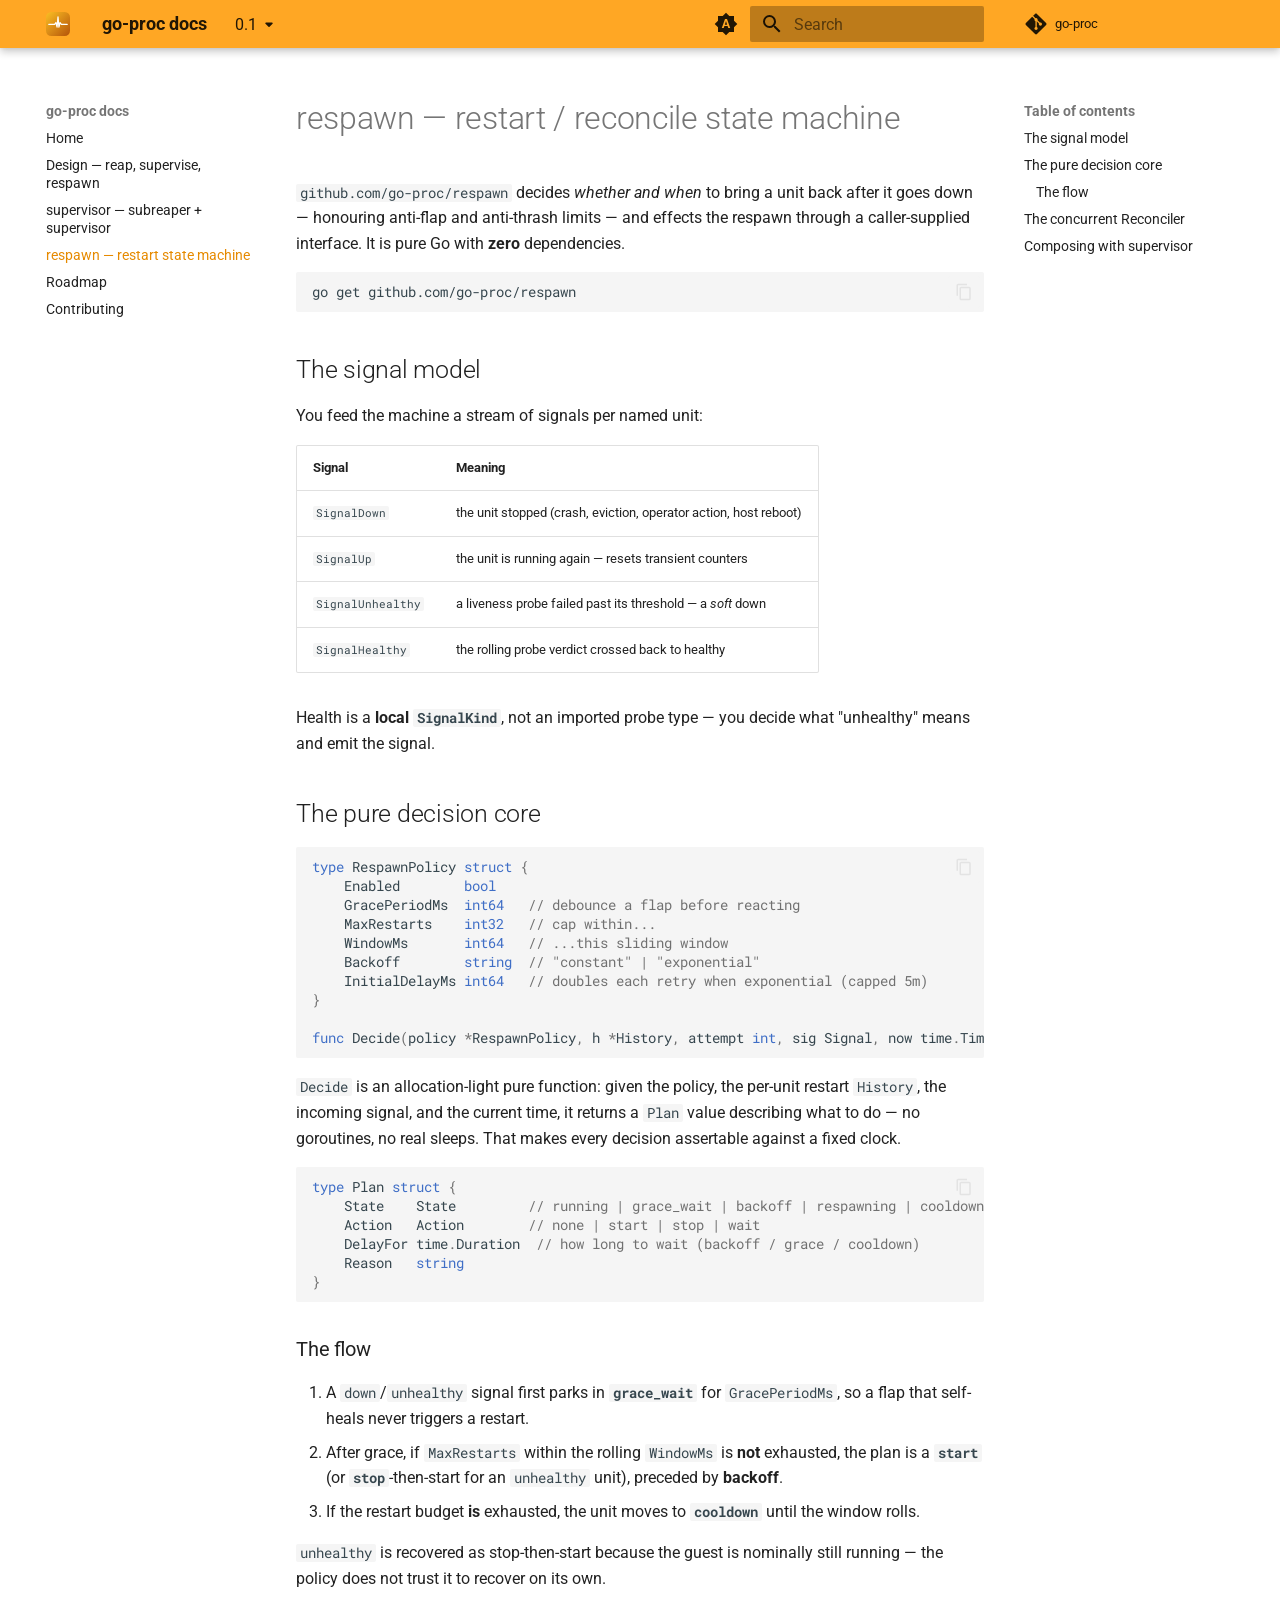
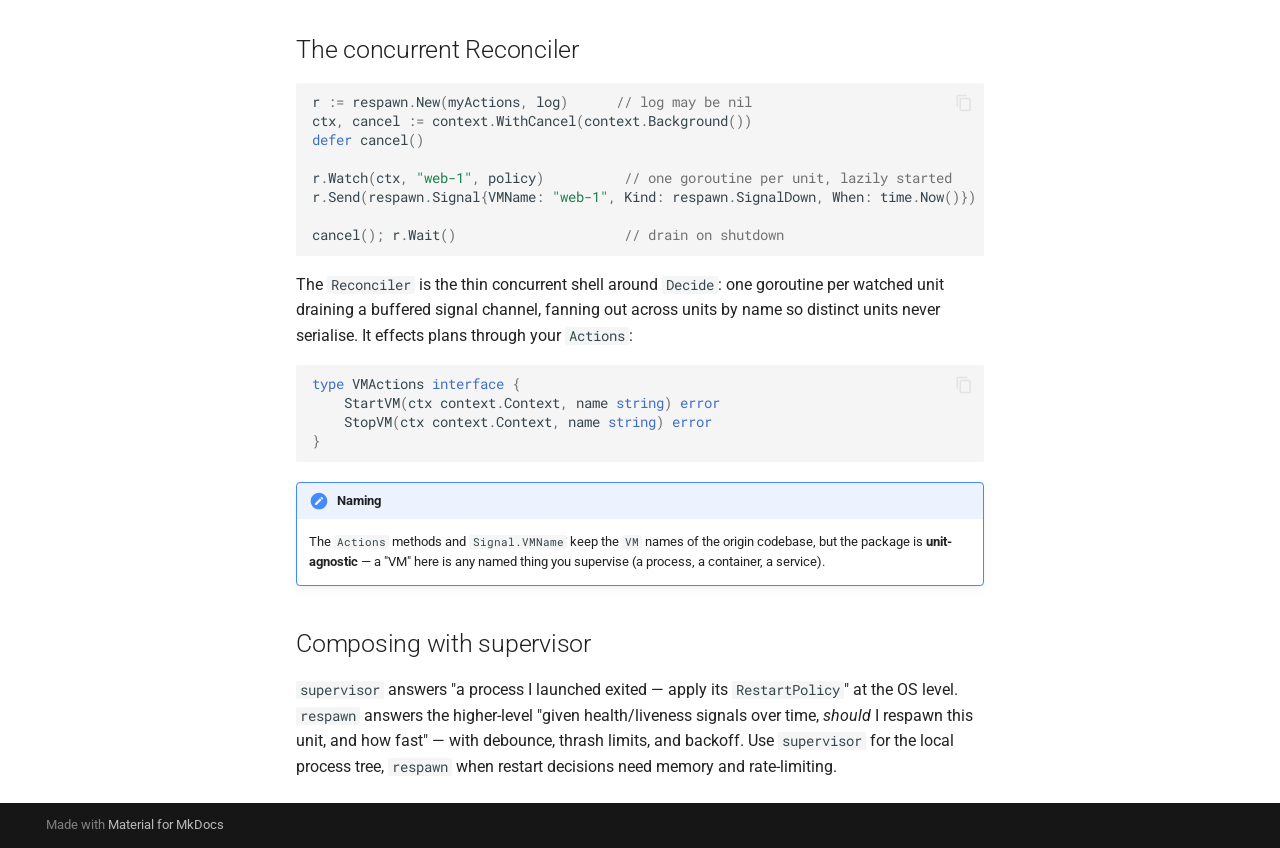
<file: 0.1/respawn/index.html>
<!doctype html>
<html lang="en" class="no-js">
  <head>
    
      <meta charset="utf-8">
      <meta name="viewport" content="width=device-width,initial-scale=1">
      
        <meta name="description" content="Pure-Go (no cgo) process-lifecycle primitives: a PID-1 subreaper + process supervisor and a restart/reconcile state machine.">
      
      
      
        <link rel="canonical" href="https://go-proc.github.io/docs/0.1/respawn/">
      
      
        <link rel="prev" href="../supervisor/">
      
      
        <link rel="next" href="../roadmap/">
      
      
        
      
      
      <link rel="icon" href="../assets/logo.svg">
      <meta name="generator" content="mkdocs-1.6.1, mkdocs-material-9.8.2">
    
    
      
        <title>respawn — restart state machine - go-proc docs</title>
      
    
    
      <link rel="stylesheet" href="../assets/stylesheets/main.57a0d79d.min.css">
      
        
        <link rel="stylesheet" href="../assets/stylesheets/palette.fb2fffe2.min.css">
      
      


    
    
      
    
    
      
        
        
        <link rel="preconnect" href="https://fonts.gstatic.com" crossorigin>
        <link rel="stylesheet" href="https://fonts.googleapis.com/css?family=Roboto:300,300i,400,400i,700,700i%7CRoboto+Mono:400,400i,700,700i&display=fallback">
        <style>:root{--md-text-font:"Roboto";--md-code-font:"Roboto Mono"}</style>
      
    
    
    <script>__md_scope=new URL("..",location),__md_hash=e=>[...e].reduce(((e,_)=>(e<<5)-e+_.charCodeAt(0)),0),__md_get=(e,_=localStorage,t=__md_scope)=>JSON.parse(_.getItem(t.pathname+"."+e)),__md_set=(e,_,t=localStorage,a=__md_scope)=>{try{t.setItem(a.pathname+"."+e,JSON.stringify(_))}catch(e){}}</script>
    
      

    
    
  </head>
  
  
    
    
      
    
    
    
    
    <body dir="ltr" data-md-color-scheme="default" data-md-color-primary="indigo" data-md-color-accent="indigo">
  
    
    <input class="md-toggle" data-md-toggle="drawer" type="checkbox" id="__drawer" autocomplete="off">
    <input class="md-toggle" data-md-toggle="search" type="checkbox" id="__search" autocomplete="off">
    <label class="md-overlay" for="__drawer"></label>
    <div data-md-component="skip">
      
        
        <a href="#respawn-restart-reconcile-state-machine" class="md-skip">
          Skip to content
        </a>
      
    </div>
    <div data-md-component="announce">
      
    </div>
    
      <div data-md-color-scheme="default" data-md-component="outdated" hidden>
        
      </div>
    
    
      

  

<header class="md-header md-header--shadow" data-md-component="header">
  <nav class="md-header__inner md-grid" aria-label="Header">
    <a href=".." title="go-proc docs" class="md-header__button md-logo" aria-label="go-proc docs" data-md-component="logo">
      
  <img src="../assets/logo.svg" alt="logo">

    </a>
    <label class="md-header__button md-icon" for="__drawer">
      
      <svg xmlns="http://www.w3.org/2000/svg" viewBox="0 0 24 24"><path d="M3 6h18v2H3zm0 5h18v2H3zm0 5h18v2H3z"/></svg>
    </label>
    <div class="md-header__title" data-md-component="header-title">
      <div class="md-header__ellipsis">
        <div class="md-header__topic">
          <span class="md-ellipsis">
            go-proc docs
          </span>
        </div>
        <div class="md-header__topic" data-md-component="header-topic">
          <span class="md-ellipsis">
            
              respawn — restart state machine
            
          </span>
        </div>
      </div>
    </div>
    
      
        <form class="md-header__option" data-md-component="palette">
  
    
    
    
    <input class="md-option" data-md-color-media="(prefers-color-scheme)" data-md-color-scheme="default" data-md-color-primary="indigo" data-md-color-accent="indigo"  aria-label="Switch to light mode"  type="radio" name="__palette" id="__palette_0">
    
      <label class="md-header__button md-icon" title="Switch to light mode" for="__palette_1" hidden>
        <svg xmlns="http://www.w3.org/2000/svg" viewBox="0 0 24 24"><path d="m14.3 16-.7-2h-3.2l-.7 2H7.8L11 7h2l3.2 9zM20 8.69V4h-4.69L12 .69 8.69 4H4v4.69L.69 12 4 15.31V20h4.69L12 23.31 15.31 20H20v-4.69L23.31 12zm-9.15 3.96h2.3L12 9z"/></svg>
      </label>
    
  
    
    
    
    <input class="md-option" data-md-color-media="(prefers-color-scheme: light)" data-md-color-scheme="default" data-md-color-primary="orange" data-md-color-accent="indigo"  aria-label="Switch to dark mode"  type="radio" name="__palette" id="__palette_1">
    
      <label class="md-header__button md-icon" title="Switch to dark mode" for="__palette_2" hidden>
        <svg xmlns="http://www.w3.org/2000/svg" viewBox="0 0 24 24"><path d="M12 8a4 4 0 0 0-4 4 4 4 0 0 0 4 4 4 4 0 0 0 4-4 4 4 0 0 0-4-4m0 10a6 6 0 0 1-6-6 6 6 0 0 1 6-6 6 6 0 0 1 6 6 6 6 0 0 1-6 6m8-9.31V4h-4.69L12 .69 8.69 4H4v4.69L.69 12 4 15.31V20h4.69L12 23.31 15.31 20H20v-4.69L23.31 12z"/></svg>
      </label>
    
  
    
    
    
    <input class="md-option" data-md-color-media="(prefers-color-scheme: dark)" data-md-color-scheme="slate" data-md-color-primary="orange" data-md-color-accent="indigo"  aria-label="Switch to system preference"  type="radio" name="__palette" id="__palette_2">
    
      <label class="md-header__button md-icon" title="Switch to system preference" for="__palette_0" hidden>
        <svg xmlns="http://www.w3.org/2000/svg" viewBox="0 0 24 24"><path d="M12 18c-.89 0-1.74-.2-2.5-.55C11.56 16.5 13 14.42 13 12s-1.44-4.5-3.5-5.45C10.26 6.2 11.11 6 12 6a6 6 0 0 1 6 6 6 6 0 0 1-6 6m8-9.31V4h-4.69L12 .69 8.69 4H4v4.69L.69 12 4 15.31V20h4.69L12 23.31 15.31 20H20v-4.69L23.31 12z"/></svg>
      </label>
    
  
</form>
      
    
    
      <script>var palette=__md_get("__palette");if(palette&&palette.color){if("(prefers-color-scheme)"===palette.color.media){var media=matchMedia("(prefers-color-scheme: light)"),input=document.querySelector(media.matches?"[data-md-color-media='(prefers-color-scheme: light)']":"[data-md-color-media='(prefers-color-scheme: dark)']");palette.color.media=input.getAttribute("data-md-color-media"),palette.color.scheme=input.getAttribute("data-md-color-scheme"),palette.color.primary=input.getAttribute("data-md-color-primary"),palette.color.accent=input.getAttribute("data-md-color-accent")}for(var[key,value]of Object.entries(palette.color))document.body.setAttribute("data-md-color-"+key,value)}</script>
    
    
    
      
      
        <label class="md-header__button md-icon" for="__search">
          
          <svg xmlns="http://www.w3.org/2000/svg" viewBox="0 0 24 24"><path d="M9.5 3A6.5 6.5 0 0 1 16 9.5c0 1.61-.59 3.09-1.56 4.23l.27.27h.79l5 5-1.5 1.5-5-5v-.79l-.27-.27A6.52 6.52 0 0 1 9.5 16 6.5 6.5 0 0 1 3 9.5 6.5 6.5 0 0 1 9.5 3m0 2C7 5 5 7 5 9.5S7 14 9.5 14 14 12 14 9.5 12 5 9.5 5"/></svg>
        </label>
        <div class="md-search" data-md-component="search" role="dialog">
  <label class="md-search__overlay" for="__search"></label>
  <div class="md-search__inner" role="search">
    <form class="md-search__form" name="search">
      <input type="text" class="md-search__input" name="query" aria-label="Search" placeholder="Search" autocapitalize="off" autocorrect="off" autocomplete="off" spellcheck="false" data-md-component="search-query" required>
      <label class="md-search__icon md-icon" for="__search">
        
        <svg xmlns="http://www.w3.org/2000/svg" viewBox="0 0 24 24"><path d="M9.5 3A6.5 6.5 0 0 1 16 9.5c0 1.61-.59 3.09-1.56 4.23l.27.27h.79l5 5-1.5 1.5-5-5v-.79l-.27-.27A6.52 6.52 0 0 1 9.5 16 6.5 6.5 0 0 1 3 9.5 6.5 6.5 0 0 1 9.5 3m0 2C7 5 5 7 5 9.5S7 14 9.5 14 14 12 14 9.5 12 5 9.5 5"/></svg>
        
        <svg xmlns="http://www.w3.org/2000/svg" viewBox="0 0 24 24"><path d="M20 11v2H8l5.5 5.5-1.42 1.42L4.16 12l7.92-7.92L13.5 5.5 8 11z"/></svg>
      </label>
      <nav class="md-search__options" aria-label="Search">
        
        <button type="reset" class="md-search__icon md-icon" title="Clear" aria-label="Clear" tabindex="-1">
          
          <svg xmlns="http://www.w3.org/2000/svg" viewBox="0 0 24 24"><path d="M19 6.41 17.59 5 12 10.59 6.41 5 5 6.41 10.59 12 5 17.59 6.41 19 12 13.41 17.59 19 19 17.59 13.41 12z"/></svg>
        </button>
      </nav>
      
        <div class="md-search__suggest" data-md-component="search-suggest"></div>
      
    </form>
    <div class="md-search__output">
      <div class="md-search__scrollwrap" tabindex="0" data-md-scrollfix>
        <div class="md-search-result" data-md-component="search-result">
          <div class="md-search-result__meta">
            Initializing search
          </div>
          <ol class="md-search-result__list" role="presentation"></ol>
        </div>
      </div>
    </div>
  </div>
</div>
      
    
    
      <div class="md-header__source">
        <a href="https://github.com/go-proc" title="Go to repository" class="md-source" data-md-component="source">
  <div class="md-source__icon md-icon">
    
    <svg xmlns="http://www.w3.org/2000/svg" viewBox="0 0 448 512"><!--! Font Awesome Free 7.1.0 by @fontawesome - https://fontawesome.com License - https://fontawesome.com/license/free (Icons: CC BY 4.0, Fonts: SIL OFL 1.1, Code: MIT License) Copyright 2025 Fonticons, Inc.--><path d="M439.6 236.1 244 40.5c-5.4-5.5-12.8-8.5-20.4-8.5s-15 3-20.4 8.4L162.5 81l51.5 51.5c27.1-9.1 52.7 16.8 43.4 43.7l49.7 49.7c34.2-11.8 61.2 31 35.5 56.7-26.5 26.5-70.2-2.9-56-37.3L240.3 199v121.9c25.3 12.5 22.3 41.8 9.1 55-6.4 6.4-15.2 10.1-24.3 10.1s-17.8-3.6-24.3-10.1c-17.6-17.6-11.1-46.9 11.2-56v-123c-20.8-8.5-24.6-30.7-18.6-45L142.6 101 8.5 235.1C3 240.6 0 247.9 0 255.5s3 15 8.5 20.4l195.6 195.7c5.4 5.4 12.7 8.4 20.4 8.4s15-3 20.4-8.4l194.7-194.7c5.4-5.4 8.4-12.8 8.4-20.4s-3-15-8.4-20.4"/></svg>
  </div>
  <div class="md-source__repository">
    go-proc
  </div>
</a>
      </div>
    
  </nav>
  
</header>
    
    <div class="md-container" data-md-component="container">
      
      
        
          
        
      
      <main class="md-main" data-md-component="main">
        <div class="md-main__inner md-grid">
          
            
              
              <div class="md-sidebar md-sidebar--primary" data-md-component="sidebar" data-md-type="navigation" >
                <div class="md-sidebar__scrollwrap">
                  <div class="md-sidebar__inner">
                    



<nav class="md-nav md-nav--primary" aria-label="Navigation" data-md-level="0">
  <label class="md-nav__title" for="__drawer">
    <a href=".." title="go-proc docs" class="md-nav__button md-logo" aria-label="go-proc docs" data-md-component="logo">
      
  <img src="../assets/logo.svg" alt="logo">

    </a>
    go-proc docs
  </label>
  
    <div class="md-nav__source">
      <a href="https://github.com/go-proc" title="Go to repository" class="md-source" data-md-component="source">
  <div class="md-source__icon md-icon">
    
    <svg xmlns="http://www.w3.org/2000/svg" viewBox="0 0 448 512"><!--! Font Awesome Free 7.1.0 by @fontawesome - https://fontawesome.com License - https://fontawesome.com/license/free (Icons: CC BY 4.0, Fonts: SIL OFL 1.1, Code: MIT License) Copyright 2025 Fonticons, Inc.--><path d="M439.6 236.1 244 40.5c-5.4-5.5-12.8-8.5-20.4-8.5s-15 3-20.4 8.4L162.5 81l51.5 51.5c27.1-9.1 52.7 16.8 43.4 43.7l49.7 49.7c34.2-11.8 61.2 31 35.5 56.7-26.5 26.5-70.2-2.9-56-37.3L240.3 199v121.9c25.3 12.5 22.3 41.8 9.1 55-6.4 6.4-15.2 10.1-24.3 10.1s-17.8-3.6-24.3-10.1c-17.6-17.6-11.1-46.9 11.2-56v-123c-20.8-8.5-24.6-30.7-18.6-45L142.6 101 8.5 235.1C3 240.6 0 247.9 0 255.5s3 15 8.5 20.4l195.6 195.7c5.4 5.4 12.7 8.4 20.4 8.4s15-3 20.4-8.4l194.7-194.7c5.4-5.4 8.4-12.8 8.4-20.4s-3-15-8.4-20.4"/></svg>
  </div>
  <div class="md-source__repository">
    go-proc
  </div>
</a>
    </div>
  
  <ul class="md-nav__list" data-md-scrollfix>
    
      
      
  
  
  
  
    <li class="md-nav__item">
      <a href=".." class="md-nav__link">
        
  
  
  <span class="md-ellipsis">
    
  
    Home
  

    
  </span>
  
  

      </a>
    </li>
  

    
      
      
  
  
  
  
    <li class="md-nav__item">
      <a href="../why/" class="md-nav__link">
        
  
  
  <span class="md-ellipsis">
    
  
    Design — reap, supervise, respawn
  

    
  </span>
  
  

      </a>
    </li>
  

    
      
      
  
  
  
  
    <li class="md-nav__item">
      <a href="../supervisor/" class="md-nav__link">
        
  
  
  <span class="md-ellipsis">
    
  
    supervisor — subreaper + supervisor
  

    
  </span>
  
  

      </a>
    </li>
  

    
      
      
  
  
    
  
  
  
    <li class="md-nav__item md-nav__item--active">
      
      <input class="md-nav__toggle md-toggle" type="checkbox" id="__toc">
      
      
        
      
      
        <label class="md-nav__link md-nav__link--active" for="__toc">
          
  
  
  <span class="md-ellipsis">
    
  
    respawn — restart state machine
  

    
  </span>
  
  

          <span class="md-nav__icon md-icon"></span>
        </label>
      
      <a href="./" class="md-nav__link md-nav__link--active">
        
  
  
  <span class="md-ellipsis">
    
  
    respawn — restart state machine
  

    
  </span>
  
  

      </a>
      
        

<nav class="md-nav md-nav--secondary" aria-label="Table of contents">
  
  
  
    
  
  
    <label class="md-nav__title" for="__toc">
      <span class="md-nav__icon md-icon"></span>
      Table of contents
    </label>
    <ul class="md-nav__list" data-md-component="toc" data-md-scrollfix>
      
        <li class="md-nav__item">
  <a href="#the-signal-model" class="md-nav__link">
    <span class="md-ellipsis">
      
        The signal model
      
    </span>
  </a>
  
</li>
      
        <li class="md-nav__item">
  <a href="#the-pure-decision-core" class="md-nav__link">
    <span class="md-ellipsis">
      
        The pure decision core
      
    </span>
  </a>
  
    <nav class="md-nav" aria-label="The pure decision core">
      <ul class="md-nav__list">
        
          <li class="md-nav__item">
  <a href="#the-flow" class="md-nav__link">
    <span class="md-ellipsis">
      
        The flow
      
    </span>
  </a>
  
</li>
        
      </ul>
    </nav>
  
</li>
      
        <li class="md-nav__item">
  <a href="#the-concurrent-reconciler" class="md-nav__link">
    <span class="md-ellipsis">
      
        The concurrent Reconciler
      
    </span>
  </a>
  
</li>
      
        <li class="md-nav__item">
  <a href="#composing-with-supervisor" class="md-nav__link">
    <span class="md-ellipsis">
      
        Composing with supervisor
      
    </span>
  </a>
  
</li>
      
    </ul>
  
</nav>
      
    </li>
  

    
      
      
  
  
  
  
    <li class="md-nav__item">
      <a href="../roadmap/" class="md-nav__link">
        
  
  
  <span class="md-ellipsis">
    
  
    Roadmap
  

    
  </span>
  
  

      </a>
    </li>
  

    
      
      
  
  
  
  
    <li class="md-nav__item">
      <a href="../contributing/" class="md-nav__link">
        
  
  
  <span class="md-ellipsis">
    
  
    Contributing
  

    
  </span>
  
  

      </a>
    </li>
  

    
  </ul>
</nav>
                  </div>
                </div>
              </div>
            
            
              
              <div class="md-sidebar md-sidebar--secondary" data-md-component="sidebar" data-md-type="toc" >
                <div class="md-sidebar__scrollwrap">
                  <div class="md-sidebar__inner">
                    

<nav class="md-nav md-nav--secondary" aria-label="Table of contents">
  
  
  
    
  
  
    <label class="md-nav__title" for="__toc">
      <span class="md-nav__icon md-icon"></span>
      Table of contents
    </label>
    <ul class="md-nav__list" data-md-component="toc" data-md-scrollfix>
      
        <li class="md-nav__item">
  <a href="#the-signal-model" class="md-nav__link">
    <span class="md-ellipsis">
      
        The signal model
      
    </span>
  </a>
  
</li>
      
        <li class="md-nav__item">
  <a href="#the-pure-decision-core" class="md-nav__link">
    <span class="md-ellipsis">
      
        The pure decision core
      
    </span>
  </a>
  
    <nav class="md-nav" aria-label="The pure decision core">
      <ul class="md-nav__list">
        
          <li class="md-nav__item">
  <a href="#the-flow" class="md-nav__link">
    <span class="md-ellipsis">
      
        The flow
      
    </span>
  </a>
  
</li>
        
      </ul>
    </nav>
  
</li>
      
        <li class="md-nav__item">
  <a href="#the-concurrent-reconciler" class="md-nav__link">
    <span class="md-ellipsis">
      
        The concurrent Reconciler
      
    </span>
  </a>
  
</li>
      
        <li class="md-nav__item">
  <a href="#composing-with-supervisor" class="md-nav__link">
    <span class="md-ellipsis">
      
        Composing with supervisor
      
    </span>
  </a>
  
</li>
      
    </ul>
  
</nav>
                  </div>
                </div>
              </div>
            
          
          
            <div class="md-content" data-md-component="content">
              
              <article class="md-content__inner md-typeset">
                
                  



<h1 id="respawn-restart-reconcile-state-machine">respawn — restart / reconcile state machine<a class="headerlink" href="#respawn-restart-reconcile-state-machine" title="Permanent link">&para;</a></h1>
<p><code>github.com/go-proc/respawn</code> decides <em>whether and when</em> to bring a unit back after
it goes down — honouring anti-flap and anti-thrash limits — and effects the
respawn through a caller-supplied interface. It is pure Go with <strong>zero</strong>
dependencies.</p>
<div class="highlight"><pre><span></span><code><a id="__codelineno-0-1" name="__codelineno-0-1" href="#__codelineno-0-1"></a>go<span class="w"> </span>get<span class="w"> </span>github.com/go-proc/respawn
</code></pre></div>
<h2 id="the-signal-model">The signal model<a class="headerlink" href="#the-signal-model" title="Permanent link">&para;</a></h2>
<p>You feed the machine a stream of signals per named unit:</p>
<table>
<thead>
<tr>
<th>Signal</th>
<th>Meaning</th>
</tr>
</thead>
<tbody>
<tr>
<td><code>SignalDown</code></td>
<td>the unit stopped (crash, eviction, operator action, host reboot)</td>
</tr>
<tr>
<td><code>SignalUp</code></td>
<td>the unit is running again — resets transient counters</td>
</tr>
<tr>
<td><code>SignalUnhealthy</code></td>
<td>a liveness probe failed past its threshold — a <em>soft</em> down</td>
</tr>
<tr>
<td><code>SignalHealthy</code></td>
<td>the rolling probe verdict crossed back to healthy</td>
</tr>
</tbody>
</table>
<p>Health is a <strong>local <code>SignalKind</code></strong>, not an imported probe type — you decide what
"unhealthy" means and emit the signal.</p>
<h2 id="the-pure-decision-core">The pure decision core<a class="headerlink" href="#the-pure-decision-core" title="Permanent link">&para;</a></h2>
<div class="highlight"><pre><span></span><code><a id="__codelineno-1-1" name="__codelineno-1-1" href="#__codelineno-1-1"></a><span class="kd">type</span><span class="w"> </span><span class="nx">RespawnPolicy</span><span class="w"> </span><span class="kd">struct</span><span class="w"> </span><span class="p">{</span>
<a id="__codelineno-1-2" name="__codelineno-1-2" href="#__codelineno-1-2"></a><span class="w">    </span><span class="nx">Enabled</span><span class="w">        </span><span class="kt">bool</span>
<a id="__codelineno-1-3" name="__codelineno-1-3" href="#__codelineno-1-3"></a><span class="w">    </span><span class="nx">GracePeriodMs</span><span class="w">  </span><span class="kt">int64</span><span class="w">   </span><span class="c1">// debounce a flap before reacting</span>
<a id="__codelineno-1-4" name="__codelineno-1-4" href="#__codelineno-1-4"></a><span class="w">    </span><span class="nx">MaxRestarts</span><span class="w">    </span><span class="kt">int32</span><span class="w">   </span><span class="c1">// cap within...</span>
<a id="__codelineno-1-5" name="__codelineno-1-5" href="#__codelineno-1-5"></a><span class="w">    </span><span class="nx">WindowMs</span><span class="w">       </span><span class="kt">int64</span><span class="w">   </span><span class="c1">// ...this sliding window</span>
<a id="__codelineno-1-6" name="__codelineno-1-6" href="#__codelineno-1-6"></a><span class="w">    </span><span class="nx">Backoff</span><span class="w">        </span><span class="kt">string</span><span class="w">  </span><span class="c1">// "constant" | "exponential"</span>
<a id="__codelineno-1-7" name="__codelineno-1-7" href="#__codelineno-1-7"></a><span class="w">    </span><span class="nx">InitialDelayMs</span><span class="w"> </span><span class="kt">int64</span><span class="w">   </span><span class="c1">// doubles each retry when exponential (capped 5m)</span>
<a id="__codelineno-1-8" name="__codelineno-1-8" href="#__codelineno-1-8"></a><span class="p">}</span>
<a id="__codelineno-1-9" name="__codelineno-1-9" href="#__codelineno-1-9"></a>
<a id="__codelineno-1-10" name="__codelineno-1-10" href="#__codelineno-1-10"></a><span class="kd">func</span><span class="w"> </span><span class="nx">Decide</span><span class="p">(</span><span class="nx">policy</span><span class="w"> </span><span class="o">*</span><span class="nx">RespawnPolicy</span><span class="p">,</span><span class="w"> </span><span class="nx">h</span><span class="w"> </span><span class="o">*</span><span class="nx">History</span><span class="p">,</span><span class="w"> </span><span class="nx">attempt</span><span class="w"> </span><span class="kt">int</span><span class="p">,</span><span class="w"> </span><span class="nx">sig</span><span class="w"> </span><span class="nx">Signal</span><span class="p">,</span><span class="w"> </span><span class="nx">now</span><span class="w"> </span><span class="nx">time</span><span class="p">.</span><span class="nx">Time</span><span class="p">)</span><span class="w"> </span><span class="nx">Plan</span>
</code></pre></div>
<p><code>Decide</code> is an allocation-light pure function: given the policy, the per-unit
restart <code>History</code>, the incoming signal, and the current time, it returns a <code>Plan</code>
value describing what to do — no goroutines, no real sleeps. That makes every
decision assertable against a fixed clock.</p>
<div class="highlight"><pre><span></span><code><a id="__codelineno-2-1" name="__codelineno-2-1" href="#__codelineno-2-1"></a><span class="kd">type</span><span class="w"> </span><span class="nx">Plan</span><span class="w"> </span><span class="kd">struct</span><span class="w"> </span><span class="p">{</span>
<a id="__codelineno-2-2" name="__codelineno-2-2" href="#__codelineno-2-2"></a><span class="w">    </span><span class="nx">State</span><span class="w">    </span><span class="nx">State</span><span class="w">         </span><span class="c1">// running | grace_wait | backoff | respawning | cooldown | stopped</span>
<a id="__codelineno-2-3" name="__codelineno-2-3" href="#__codelineno-2-3"></a><span class="w">    </span><span class="nx">Action</span><span class="w">   </span><span class="nx">Action</span><span class="w">        </span><span class="c1">// none | start | stop | wait</span>
<a id="__codelineno-2-4" name="__codelineno-2-4" href="#__codelineno-2-4"></a><span class="w">    </span><span class="nx">DelayFor</span><span class="w"> </span><span class="nx">time</span><span class="p">.</span><span class="nx">Duration</span><span class="w">  </span><span class="c1">// how long to wait (backoff / grace / cooldown)</span>
<a id="__codelineno-2-5" name="__codelineno-2-5" href="#__codelineno-2-5"></a><span class="w">    </span><span class="nx">Reason</span><span class="w">   </span><span class="kt">string</span>
<a id="__codelineno-2-6" name="__codelineno-2-6" href="#__codelineno-2-6"></a><span class="p">}</span>
</code></pre></div>
<h3 id="the-flow">The flow<a class="headerlink" href="#the-flow" title="Permanent link">&para;</a></h3>
<ol>
<li>A <code>down</code>/<code>unhealthy</code> signal first parks in <strong><code>grace_wait</code></strong> for
   <code>GracePeriodMs</code>, so a flap that self-heals never triggers a restart.</li>
<li>After grace, if <code>MaxRestarts</code> within the rolling <code>WindowMs</code> is <strong>not</strong>
   exhausted, the plan is a <strong><code>start</code></strong> (or <strong><code>stop</code></strong>-then-start for an
   <code>unhealthy</code> unit), preceded by <strong>backoff</strong>.</li>
<li>If the restart budget <strong>is</strong> exhausted, the unit moves to <strong><code>cooldown</code></strong> until
   the window rolls.</li>
</ol>
<p><code>unhealthy</code> is recovered as stop-then-start because the guest is nominally still
running — the policy does not trust it to recover on its own.</p>
<h2 id="the-concurrent-reconciler">The concurrent Reconciler<a class="headerlink" href="#the-concurrent-reconciler" title="Permanent link">&para;</a></h2>
<div class="highlight"><pre><span></span><code><a id="__codelineno-3-1" name="__codelineno-3-1" href="#__codelineno-3-1"></a><span class="nx">r</span><span class="w"> </span><span class="o">:=</span><span class="w"> </span><span class="nx">respawn</span><span class="p">.</span><span class="nx">New</span><span class="p">(</span><span class="nx">myActions</span><span class="p">,</span><span class="w"> </span><span class="nx">log</span><span class="p">)</span><span class="w">      </span><span class="c1">// log may be nil</span>
<a id="__codelineno-3-2" name="__codelineno-3-2" href="#__codelineno-3-2"></a><span class="nx">ctx</span><span class="p">,</span><span class="w"> </span><span class="nx">cancel</span><span class="w"> </span><span class="o">:=</span><span class="w"> </span><span class="nx">context</span><span class="p">.</span><span class="nx">WithCancel</span><span class="p">(</span><span class="nx">context</span><span class="p">.</span><span class="nx">Background</span><span class="p">())</span>
<a id="__codelineno-3-3" name="__codelineno-3-3" href="#__codelineno-3-3"></a><span class="k">defer</span><span class="w"> </span><span class="nx">cancel</span><span class="p">()</span>
<a id="__codelineno-3-4" name="__codelineno-3-4" href="#__codelineno-3-4"></a>
<a id="__codelineno-3-5" name="__codelineno-3-5" href="#__codelineno-3-5"></a><span class="nx">r</span><span class="p">.</span><span class="nx">Watch</span><span class="p">(</span><span class="nx">ctx</span><span class="p">,</span><span class="w"> </span><span class="s">"web-1"</span><span class="p">,</span><span class="w"> </span><span class="nx">policy</span><span class="p">)</span><span class="w">          </span><span class="c1">// one goroutine per unit, lazily started</span>
<a id="__codelineno-3-6" name="__codelineno-3-6" href="#__codelineno-3-6"></a><span class="nx">r</span><span class="p">.</span><span class="nx">Send</span><span class="p">(</span><span class="nx">respawn</span><span class="p">.</span><span class="nx">Signal</span><span class="p">{</span><span class="nx">VMName</span><span class="p">:</span><span class="w"> </span><span class="s">"web-1"</span><span class="p">,</span><span class="w"> </span><span class="nx">Kind</span><span class="p">:</span><span class="w"> </span><span class="nx">respawn</span><span class="p">.</span><span class="nx">SignalDown</span><span class="p">,</span><span class="w"> </span><span class="nx">When</span><span class="p">:</span><span class="w"> </span><span class="nx">time</span><span class="p">.</span><span class="nx">Now</span><span class="p">()})</span>
<a id="__codelineno-3-7" name="__codelineno-3-7" href="#__codelineno-3-7"></a>
<a id="__codelineno-3-8" name="__codelineno-3-8" href="#__codelineno-3-8"></a><span class="nx">cancel</span><span class="p">();</span><span class="w"> </span><span class="nx">r</span><span class="p">.</span><span class="nx">Wait</span><span class="p">()</span><span class="w">                     </span><span class="c1">// drain on shutdown</span>
</code></pre></div>
<p>The <code>Reconciler</code> is the thin concurrent shell around <code>Decide</code>: one goroutine per
watched unit draining a buffered signal channel, fanning out across units by name
so distinct units never serialise. It effects plans through your <code>Actions</code>:</p>
<div class="highlight"><pre><span></span><code><a id="__codelineno-4-1" name="__codelineno-4-1" href="#__codelineno-4-1"></a><span class="kd">type</span><span class="w"> </span><span class="nx">VMActions</span><span class="w"> </span><span class="kd">interface</span><span class="w"> </span><span class="p">{</span>
<a id="__codelineno-4-2" name="__codelineno-4-2" href="#__codelineno-4-2"></a><span class="w">    </span><span class="nx">StartVM</span><span class="p">(</span><span class="nx">ctx</span><span class="w"> </span><span class="nx">context</span><span class="p">.</span><span class="nx">Context</span><span class="p">,</span><span class="w"> </span><span class="nx">name</span><span class="w"> </span><span class="kt">string</span><span class="p">)</span><span class="w"> </span><span class="kt">error</span>
<a id="__codelineno-4-3" name="__codelineno-4-3" href="#__codelineno-4-3"></a><span class="w">    </span><span class="nx">StopVM</span><span class="p">(</span><span class="nx">ctx</span><span class="w"> </span><span class="nx">context</span><span class="p">.</span><span class="nx">Context</span><span class="p">,</span><span class="w"> </span><span class="nx">name</span><span class="w"> </span><span class="kt">string</span><span class="p">)</span><span class="w"> </span><span class="kt">error</span>
<a id="__codelineno-4-4" name="__codelineno-4-4" href="#__codelineno-4-4"></a><span class="p">}</span>
</code></pre></div>
<div class="admonition note">
<p class="admonition-title">Naming</p>
<p>The <code>Actions</code> methods and <code>Signal.VMName</code> keep the <code>VM</code> names of the origin
codebase, but the package is <strong>unit-agnostic</strong> — a "VM" here is any named
thing you supervise (a process, a container, a service).</p>
</div>
<h2 id="composing-with-supervisor">Composing with supervisor<a class="headerlink" href="#composing-with-supervisor" title="Permanent link">&para;</a></h2>
<p><code>supervisor</code> answers "a process I launched exited — apply its <code>RestartPolicy</code>" at
the OS level. <code>respawn</code> answers the higher-level "given health/liveness signals
over time, <em>should</em> I respawn this unit, and how fast" — with debounce,
thrash limits, and backoff. Use <code>supervisor</code> for the local process tree, <code>respawn</code>
when restart decisions need memory and rate-limiting.</p>












                
              </article>
            </div>
          
          
<script>var target=document.getElementById(location.hash.slice(1));target&&target.name&&(target.checked=target.name.startsWith("__tabbed_"))</script>
        </div>
        
          <button type="button" class="md-top md-icon" data-md-component="top" hidden>
  
  <svg xmlns="http://www.w3.org/2000/svg" viewBox="0 0 24 24"><path d="M13 20h-2V8l-5.5 5.5-1.42-1.42L12 4.16l7.92 7.92-1.42 1.42L13 8z"/></svg>
  Back to top
</button>
        
      </main>
      
        <footer class="md-footer">
  
  <div class="md-footer-meta md-typeset">
    <div class="md-footer-meta__inner md-grid">
      <div class="md-copyright">
  
  
    Made with
    <a href="https://squidfunk.github.io/mkdocs-material/" target="_blank" rel="noopener">
      Material for MkDocs
    </a>
  
</div>
      
    </div>
  </div>
</footer>
      
    </div>
    <div class="md-dialog" data-md-component="dialog">
      <div class="md-dialog__inner md-typeset"></div>
    </div>
    
    
    
      
      
      <script id="__config" type="application/json">{"annotate": null, "base": "..", "features": ["navigation.sections", "navigation.top", "navigation.instant", "content.code.copy", "search.suggest"], "search": "../assets/javascripts/workers/search.a7633da7.min.js", "tags": null, "translations": {"clipboard.copied": "Copied to clipboard", "clipboard.copy": "Copy to clipboard", "search.result.more.one": "1 more on this page", "search.result.more.other": "# more on this page", "search.result.none": "No matching documents", "search.result.one": "1 matching document", "search.result.other": "# matching documents", "search.result.placeholder": "Type to start searching", "search.result.term.missing": "Missing", "select.version": "Select version"}, "version": {"default": "latest", "provider": "mike"}}</script>
    
    
      <script src="../assets/javascripts/bundle.a5f9d56c.min.js"></script>
      
    
  </body>
</html>
</file>
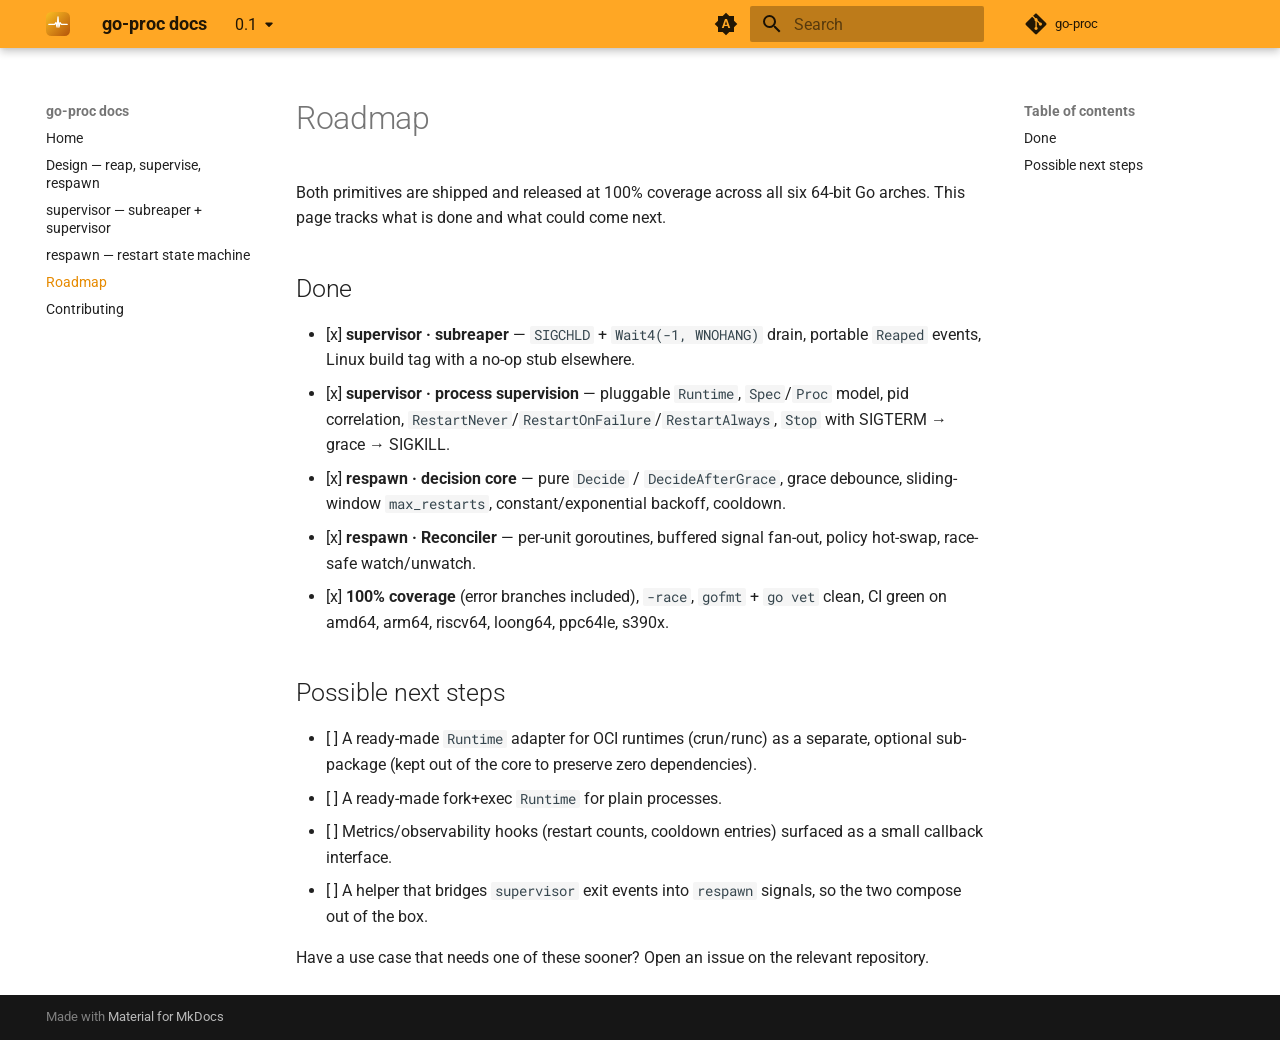
<file: 0.1/roadmap/index.html>
<!doctype html>
<html lang="en" class="no-js">
  <head>
    
      <meta charset="utf-8">
      <meta name="viewport" content="width=device-width,initial-scale=1">
      
        <meta name="description" content="Pure-Go (no cgo) process-lifecycle primitives: a PID-1 subreaper + process supervisor and a restart/reconcile state machine.">
      
      
      
        <link rel="canonical" href="https://go-proc.github.io/docs/0.1/roadmap/">
      
      
        <link rel="prev" href="../respawn/">
      
      
        <link rel="next" href="../contributing/">
      
      
        
      
      
      <link rel="icon" href="../assets/logo.svg">
      <meta name="generator" content="mkdocs-1.6.1, mkdocs-material-9.8.2">
    
    
      
        <title>Roadmap - go-proc docs</title>
      
    
    
      <link rel="stylesheet" href="../assets/stylesheets/main.57a0d79d.min.css">
      
        
        <link rel="stylesheet" href="../assets/stylesheets/palette.fb2fffe2.min.css">
      
      


    
    
      
    
    
      
        
        
        <link rel="preconnect" href="https://fonts.gstatic.com" crossorigin>
        <link rel="stylesheet" href="https://fonts.googleapis.com/css?family=Roboto:300,300i,400,400i,700,700i%7CRoboto+Mono:400,400i,700,700i&display=fallback">
        <style>:root{--md-text-font:"Roboto";--md-code-font:"Roboto Mono"}</style>
      
    
    
    <script>__md_scope=new URL("..",location),__md_hash=e=>[...e].reduce(((e,_)=>(e<<5)-e+_.charCodeAt(0)),0),__md_get=(e,_=localStorage,t=__md_scope)=>JSON.parse(_.getItem(t.pathname+"."+e)),__md_set=(e,_,t=localStorage,a=__md_scope)=>{try{t.setItem(a.pathname+"."+e,JSON.stringify(_))}catch(e){}}</script>
    
      

    
    
  </head>
  
  
    
    
      
    
    
    
    
    <body dir="ltr" data-md-color-scheme="default" data-md-color-primary="indigo" data-md-color-accent="indigo">
  
    
    <input class="md-toggle" data-md-toggle="drawer" type="checkbox" id="__drawer" autocomplete="off">
    <input class="md-toggle" data-md-toggle="search" type="checkbox" id="__search" autocomplete="off">
    <label class="md-overlay" for="__drawer"></label>
    <div data-md-component="skip">
      
        
        <a href="#roadmap" class="md-skip">
          Skip to content
        </a>
      
    </div>
    <div data-md-component="announce">
      
    </div>
    
      <div data-md-color-scheme="default" data-md-component="outdated" hidden>
        
      </div>
    
    
      

  

<header class="md-header md-header--shadow" data-md-component="header">
  <nav class="md-header__inner md-grid" aria-label="Header">
    <a href=".." title="go-proc docs" class="md-header__button md-logo" aria-label="go-proc docs" data-md-component="logo">
      
  <img src="../assets/logo.svg" alt="logo">

    </a>
    <label class="md-header__button md-icon" for="__drawer">
      
      <svg xmlns="http://www.w3.org/2000/svg" viewBox="0 0 24 24"><path d="M3 6h18v2H3zm0 5h18v2H3zm0 5h18v2H3z"/></svg>
    </label>
    <div class="md-header__title" data-md-component="header-title">
      <div class="md-header__ellipsis">
        <div class="md-header__topic">
          <span class="md-ellipsis">
            go-proc docs
          </span>
        </div>
        <div class="md-header__topic" data-md-component="header-topic">
          <span class="md-ellipsis">
            
              Roadmap
            
          </span>
        </div>
      </div>
    </div>
    
      
        <form class="md-header__option" data-md-component="palette">
  
    
    
    
    <input class="md-option" data-md-color-media="(prefers-color-scheme)" data-md-color-scheme="default" data-md-color-primary="indigo" data-md-color-accent="indigo"  aria-label="Switch to light mode"  type="radio" name="__palette" id="__palette_0">
    
      <label class="md-header__button md-icon" title="Switch to light mode" for="__palette_1" hidden>
        <svg xmlns="http://www.w3.org/2000/svg" viewBox="0 0 24 24"><path d="m14.3 16-.7-2h-3.2l-.7 2H7.8L11 7h2l3.2 9zM20 8.69V4h-4.69L12 .69 8.69 4H4v4.69L.69 12 4 15.31V20h4.69L12 23.31 15.31 20H20v-4.69L23.31 12zm-9.15 3.96h2.3L12 9z"/></svg>
      </label>
    
  
    
    
    
    <input class="md-option" data-md-color-media="(prefers-color-scheme: light)" data-md-color-scheme="default" data-md-color-primary="orange" data-md-color-accent="indigo"  aria-label="Switch to dark mode"  type="radio" name="__palette" id="__palette_1">
    
      <label class="md-header__button md-icon" title="Switch to dark mode" for="__palette_2" hidden>
        <svg xmlns="http://www.w3.org/2000/svg" viewBox="0 0 24 24"><path d="M12 8a4 4 0 0 0-4 4 4 4 0 0 0 4 4 4 4 0 0 0 4-4 4 4 0 0 0-4-4m0 10a6 6 0 0 1-6-6 6 6 0 0 1 6-6 6 6 0 0 1 6 6 6 6 0 0 1-6 6m8-9.31V4h-4.69L12 .69 8.69 4H4v4.69L.69 12 4 15.31V20h4.69L12 23.31 15.31 20H20v-4.69L23.31 12z"/></svg>
      </label>
    
  
    
    
    
    <input class="md-option" data-md-color-media="(prefers-color-scheme: dark)" data-md-color-scheme="slate" data-md-color-primary="orange" data-md-color-accent="indigo"  aria-label="Switch to system preference"  type="radio" name="__palette" id="__palette_2">
    
      <label class="md-header__button md-icon" title="Switch to system preference" for="__palette_0" hidden>
        <svg xmlns="http://www.w3.org/2000/svg" viewBox="0 0 24 24"><path d="M12 18c-.89 0-1.74-.2-2.5-.55C11.56 16.5 13 14.42 13 12s-1.44-4.5-3.5-5.45C10.26 6.2 11.11 6 12 6a6 6 0 0 1 6 6 6 6 0 0 1-6 6m8-9.31V4h-4.69L12 .69 8.69 4H4v4.69L.69 12 4 15.31V20h4.69L12 23.31 15.31 20H20v-4.69L23.31 12z"/></svg>
      </label>
    
  
</form>
      
    
    
      <script>var palette=__md_get("__palette");if(palette&&palette.color){if("(prefers-color-scheme)"===palette.color.media){var media=matchMedia("(prefers-color-scheme: light)"),input=document.querySelector(media.matches?"[data-md-color-media='(prefers-color-scheme: light)']":"[data-md-color-media='(prefers-color-scheme: dark)']");palette.color.media=input.getAttribute("data-md-color-media"),palette.color.scheme=input.getAttribute("data-md-color-scheme"),palette.color.primary=input.getAttribute("data-md-color-primary"),palette.color.accent=input.getAttribute("data-md-color-accent")}for(var[key,value]of Object.entries(palette.color))document.body.setAttribute("data-md-color-"+key,value)}</script>
    
    
    
      
      
        <label class="md-header__button md-icon" for="__search">
          
          <svg xmlns="http://www.w3.org/2000/svg" viewBox="0 0 24 24"><path d="M9.5 3A6.5 6.5 0 0 1 16 9.5c0 1.61-.59 3.09-1.56 4.23l.27.27h.79l5 5-1.5 1.5-5-5v-.79l-.27-.27A6.52 6.52 0 0 1 9.5 16 6.5 6.5 0 0 1 3 9.5 6.5 6.5 0 0 1 9.5 3m0 2C7 5 5 7 5 9.5S7 14 9.5 14 14 12 14 9.5 12 5 9.5 5"/></svg>
        </label>
        <div class="md-search" data-md-component="search" role="dialog">
  <label class="md-search__overlay" for="__search"></label>
  <div class="md-search__inner" role="search">
    <form class="md-search__form" name="search">
      <input type="text" class="md-search__input" name="query" aria-label="Search" placeholder="Search" autocapitalize="off" autocorrect="off" autocomplete="off" spellcheck="false" data-md-component="search-query" required>
      <label class="md-search__icon md-icon" for="__search">
        
        <svg xmlns="http://www.w3.org/2000/svg" viewBox="0 0 24 24"><path d="M9.5 3A6.5 6.5 0 0 1 16 9.5c0 1.61-.59 3.09-1.56 4.23l.27.27h.79l5 5-1.5 1.5-5-5v-.79l-.27-.27A6.52 6.52 0 0 1 9.5 16 6.5 6.5 0 0 1 3 9.5 6.5 6.5 0 0 1 9.5 3m0 2C7 5 5 7 5 9.5S7 14 9.5 14 14 12 14 9.5 12 5 9.5 5"/></svg>
        
        <svg xmlns="http://www.w3.org/2000/svg" viewBox="0 0 24 24"><path d="M20 11v2H8l5.5 5.5-1.42 1.42L4.16 12l7.92-7.92L13.5 5.5 8 11z"/></svg>
      </label>
      <nav class="md-search__options" aria-label="Search">
        
        <button type="reset" class="md-search__icon md-icon" title="Clear" aria-label="Clear" tabindex="-1">
          
          <svg xmlns="http://www.w3.org/2000/svg" viewBox="0 0 24 24"><path d="M19 6.41 17.59 5 12 10.59 6.41 5 5 6.41 10.59 12 5 17.59 6.41 19 12 13.41 17.59 19 19 17.59 13.41 12z"/></svg>
        </button>
      </nav>
      
        <div class="md-search__suggest" data-md-component="search-suggest"></div>
      
    </form>
    <div class="md-search__output">
      <div class="md-search__scrollwrap" tabindex="0" data-md-scrollfix>
        <div class="md-search-result" data-md-component="search-result">
          <div class="md-search-result__meta">
            Initializing search
          </div>
          <ol class="md-search-result__list" role="presentation"></ol>
        </div>
      </div>
    </div>
  </div>
</div>
      
    
    
      <div class="md-header__source">
        <a href="https://github.com/go-proc" title="Go to repository" class="md-source" data-md-component="source">
  <div class="md-source__icon md-icon">
    
    <svg xmlns="http://www.w3.org/2000/svg" viewBox="0 0 448 512"><!--! Font Awesome Free 7.1.0 by @fontawesome - https://fontawesome.com License - https://fontawesome.com/license/free (Icons: CC BY 4.0, Fonts: SIL OFL 1.1, Code: MIT License) Copyright 2025 Fonticons, Inc.--><path d="M439.6 236.1 244 40.5c-5.4-5.5-12.8-8.5-20.4-8.5s-15 3-20.4 8.4L162.5 81l51.5 51.5c27.1-9.1 52.7 16.8 43.4 43.7l49.7 49.7c34.2-11.8 61.2 31 35.5 56.7-26.5 26.5-70.2-2.9-56-37.3L240.3 199v121.9c25.3 12.5 22.3 41.8 9.1 55-6.4 6.4-15.2 10.1-24.3 10.1s-17.8-3.6-24.3-10.1c-17.6-17.6-11.1-46.9 11.2-56v-123c-20.8-8.5-24.6-30.7-18.6-45L142.6 101 8.5 235.1C3 240.6 0 247.9 0 255.5s3 15 8.5 20.4l195.6 195.7c5.4 5.4 12.7 8.4 20.4 8.4s15-3 20.4-8.4l194.7-194.7c5.4-5.4 8.4-12.8 8.4-20.4s-3-15-8.4-20.4"/></svg>
  </div>
  <div class="md-source__repository">
    go-proc
  </div>
</a>
      </div>
    
  </nav>
  
</header>
    
    <div class="md-container" data-md-component="container">
      
      
        
          
        
      
      <main class="md-main" data-md-component="main">
        <div class="md-main__inner md-grid">
          
            
              
              <div class="md-sidebar md-sidebar--primary" data-md-component="sidebar" data-md-type="navigation" >
                <div class="md-sidebar__scrollwrap">
                  <div class="md-sidebar__inner">
                    



<nav class="md-nav md-nav--primary" aria-label="Navigation" data-md-level="0">
  <label class="md-nav__title" for="__drawer">
    <a href=".." title="go-proc docs" class="md-nav__button md-logo" aria-label="go-proc docs" data-md-component="logo">
      
  <img src="../assets/logo.svg" alt="logo">

    </a>
    go-proc docs
  </label>
  
    <div class="md-nav__source">
      <a href="https://github.com/go-proc" title="Go to repository" class="md-source" data-md-component="source">
  <div class="md-source__icon md-icon">
    
    <svg xmlns="http://www.w3.org/2000/svg" viewBox="0 0 448 512"><!--! Font Awesome Free 7.1.0 by @fontawesome - https://fontawesome.com License - https://fontawesome.com/license/free (Icons: CC BY 4.0, Fonts: SIL OFL 1.1, Code: MIT License) Copyright 2025 Fonticons, Inc.--><path d="M439.6 236.1 244 40.5c-5.4-5.5-12.8-8.5-20.4-8.5s-15 3-20.4 8.4L162.5 81l51.5 51.5c27.1-9.1 52.7 16.8 43.4 43.7l49.7 49.7c34.2-11.8 61.2 31 35.5 56.7-26.5 26.5-70.2-2.9-56-37.3L240.3 199v121.9c25.3 12.5 22.3 41.8 9.1 55-6.4 6.4-15.2 10.1-24.3 10.1s-17.8-3.6-24.3-10.1c-17.6-17.6-11.1-46.9 11.2-56v-123c-20.8-8.5-24.6-30.7-18.6-45L142.6 101 8.5 235.1C3 240.6 0 247.9 0 255.5s3 15 8.5 20.4l195.6 195.7c5.4 5.4 12.7 8.4 20.4 8.4s15-3 20.4-8.4l194.7-194.7c5.4-5.4 8.4-12.8 8.4-20.4s-3-15-8.4-20.4"/></svg>
  </div>
  <div class="md-source__repository">
    go-proc
  </div>
</a>
    </div>
  
  <ul class="md-nav__list" data-md-scrollfix>
    
      
      
  
  
  
  
    <li class="md-nav__item">
      <a href=".." class="md-nav__link">
        
  
  
  <span class="md-ellipsis">
    
  
    Home
  

    
  </span>
  
  

      </a>
    </li>
  

    
      
      
  
  
  
  
    <li class="md-nav__item">
      <a href="../why/" class="md-nav__link">
        
  
  
  <span class="md-ellipsis">
    
  
    Design — reap, supervise, respawn
  

    
  </span>
  
  

      </a>
    </li>
  

    
      
      
  
  
  
  
    <li class="md-nav__item">
      <a href="../supervisor/" class="md-nav__link">
        
  
  
  <span class="md-ellipsis">
    
  
    supervisor — subreaper + supervisor
  

    
  </span>
  
  

      </a>
    </li>
  

    
      
      
  
  
  
  
    <li class="md-nav__item">
      <a href="../respawn/" class="md-nav__link">
        
  
  
  <span class="md-ellipsis">
    
  
    respawn — restart state machine
  

    
  </span>
  
  

      </a>
    </li>
  

    
      
      
  
  
    
  
  
  
    <li class="md-nav__item md-nav__item--active">
      
      <input class="md-nav__toggle md-toggle" type="checkbox" id="__toc">
      
      
        
      
      
        <label class="md-nav__link md-nav__link--active" for="__toc">
          
  
  
  <span class="md-ellipsis">
    
  
    Roadmap
  

    
  </span>
  
  

          <span class="md-nav__icon md-icon"></span>
        </label>
      
      <a href="./" class="md-nav__link md-nav__link--active">
        
  
  
  <span class="md-ellipsis">
    
  
    Roadmap
  

    
  </span>
  
  

      </a>
      
        

<nav class="md-nav md-nav--secondary" aria-label="Table of contents">
  
  
  
    
  
  
    <label class="md-nav__title" for="__toc">
      <span class="md-nav__icon md-icon"></span>
      Table of contents
    </label>
    <ul class="md-nav__list" data-md-component="toc" data-md-scrollfix>
      
        <li class="md-nav__item">
  <a href="#done" class="md-nav__link">
    <span class="md-ellipsis">
      
        Done
      
    </span>
  </a>
  
</li>
      
        <li class="md-nav__item">
  <a href="#possible-next-steps" class="md-nav__link">
    <span class="md-ellipsis">
      
        Possible next steps
      
    </span>
  </a>
  
</li>
      
    </ul>
  
</nav>
      
    </li>
  

    
      
      
  
  
  
  
    <li class="md-nav__item">
      <a href="../contributing/" class="md-nav__link">
        
  
  
  <span class="md-ellipsis">
    
  
    Contributing
  

    
  </span>
  
  

      </a>
    </li>
  

    
  </ul>
</nav>
                  </div>
                </div>
              </div>
            
            
              
              <div class="md-sidebar md-sidebar--secondary" data-md-component="sidebar" data-md-type="toc" >
                <div class="md-sidebar__scrollwrap">
                  <div class="md-sidebar__inner">
                    

<nav class="md-nav md-nav--secondary" aria-label="Table of contents">
  
  
  
    
  
  
    <label class="md-nav__title" for="__toc">
      <span class="md-nav__icon md-icon"></span>
      Table of contents
    </label>
    <ul class="md-nav__list" data-md-component="toc" data-md-scrollfix>
      
        <li class="md-nav__item">
  <a href="#done" class="md-nav__link">
    <span class="md-ellipsis">
      
        Done
      
    </span>
  </a>
  
</li>
      
        <li class="md-nav__item">
  <a href="#possible-next-steps" class="md-nav__link">
    <span class="md-ellipsis">
      
        Possible next steps
      
    </span>
  </a>
  
</li>
      
    </ul>
  
</nav>
                  </div>
                </div>
              </div>
            
          
          
            <div class="md-content" data-md-component="content">
              
              <article class="md-content__inner md-typeset">
                
                  



<h1 id="roadmap">Roadmap<a class="headerlink" href="#roadmap" title="Permanent link">&para;</a></h1>
<p>Both primitives are shipped and released at 100% coverage across all six 64-bit
Go arches. This page tracks what is done and what could come next.</p>
<h2 id="done">Done<a class="headerlink" href="#done" title="Permanent link">&para;</a></h2>
<ul>
<li>[x] <strong>supervisor · subreaper</strong> — <code>SIGCHLD</code> + <code>Wait4(-1, WNOHANG)</code> drain,
  portable <code>Reaped</code> events, Linux build tag with a no-op stub elsewhere.</li>
<li>[x] <strong>supervisor · process supervision</strong> — pluggable <code>Runtime</code>, <code>Spec</code>/<code>Proc</code>
  model, pid correlation, <code>RestartNever</code>/<code>RestartOnFailure</code>/<code>RestartAlways</code>,
  <code>Stop</code> with SIGTERM → grace → SIGKILL.</li>
<li>[x] <strong>respawn · decision core</strong> — pure <code>Decide</code> / <code>DecideAfterGrace</code>, grace
  debounce, sliding-window <code>max_restarts</code>, constant/exponential backoff, cooldown.</li>
<li>[x] <strong>respawn · Reconciler</strong> — per-unit goroutines, buffered signal fan-out,
  policy hot-swap, race-safe watch/unwatch.</li>
<li>[x] <strong>100% coverage</strong> (error branches included), <code>-race</code>, <code>gofmt</code> + <code>go vet</code>
  clean, CI green on amd64, arm64, riscv64, loong64, ppc64le, s390x.</li>
</ul>
<h2 id="possible-next-steps">Possible next steps<a class="headerlink" href="#possible-next-steps" title="Permanent link">&para;</a></h2>
<ul>
<li>[ ] A ready-made <code>Runtime</code> adapter for OCI runtimes (crun/runc) as a separate,
  optional sub-package (kept out of the core to preserve zero dependencies).</li>
<li>[ ] A ready-made fork+exec <code>Runtime</code> for plain processes.</li>
<li>[ ] Metrics/observability hooks (restart counts, cooldown entries) surfaced as
  a small callback interface.</li>
<li>[ ] A helper that bridges <code>supervisor</code> exit events into <code>respawn</code> signals, so
  the two compose out of the box.</li>
</ul>
<p>Have a use case that needs one of these sooner? Open an issue on the relevant
repository.</p>












                
              </article>
            </div>
          
          
<script>var target=document.getElementById(location.hash.slice(1));target&&target.name&&(target.checked=target.name.startsWith("__tabbed_"))</script>
        </div>
        
          <button type="button" class="md-top md-icon" data-md-component="top" hidden>
  
  <svg xmlns="http://www.w3.org/2000/svg" viewBox="0 0 24 24"><path d="M13 20h-2V8l-5.5 5.5-1.42-1.42L12 4.16l7.92 7.92-1.42 1.42L13 8z"/></svg>
  Back to top
</button>
        
      </main>
      
        <footer class="md-footer">
  
  <div class="md-footer-meta md-typeset">
    <div class="md-footer-meta__inner md-grid">
      <div class="md-copyright">
  
  
    Made with
    <a href="https://squidfunk.github.io/mkdocs-material/" target="_blank" rel="noopener">
      Material for MkDocs
    </a>
  
</div>
      
    </div>
  </div>
</footer>
      
    </div>
    <div class="md-dialog" data-md-component="dialog">
      <div class="md-dialog__inner md-typeset"></div>
    </div>
    
    
    
      
      
      <script id="__config" type="application/json">{"annotate": null, "base": "..", "features": ["navigation.sections", "navigation.top", "navigation.instant", "content.code.copy", "search.suggest"], "search": "../assets/javascripts/workers/search.a7633da7.min.js", "tags": null, "translations": {"clipboard.copied": "Copied to clipboard", "clipboard.copy": "Copy to clipboard", "search.result.more.one": "1 more on this page", "search.result.more.other": "# more on this page", "search.result.none": "No matching documents", "search.result.one": "1 matching document", "search.result.other": "# matching documents", "search.result.placeholder": "Type to start searching", "search.result.term.missing": "Missing", "select.version": "Select version"}, "version": {"default": "latest", "provider": "mike"}}</script>
    
    
      <script src="../assets/javascripts/bundle.a5f9d56c.min.js"></script>
      
    
  </body>
</html>
</file>
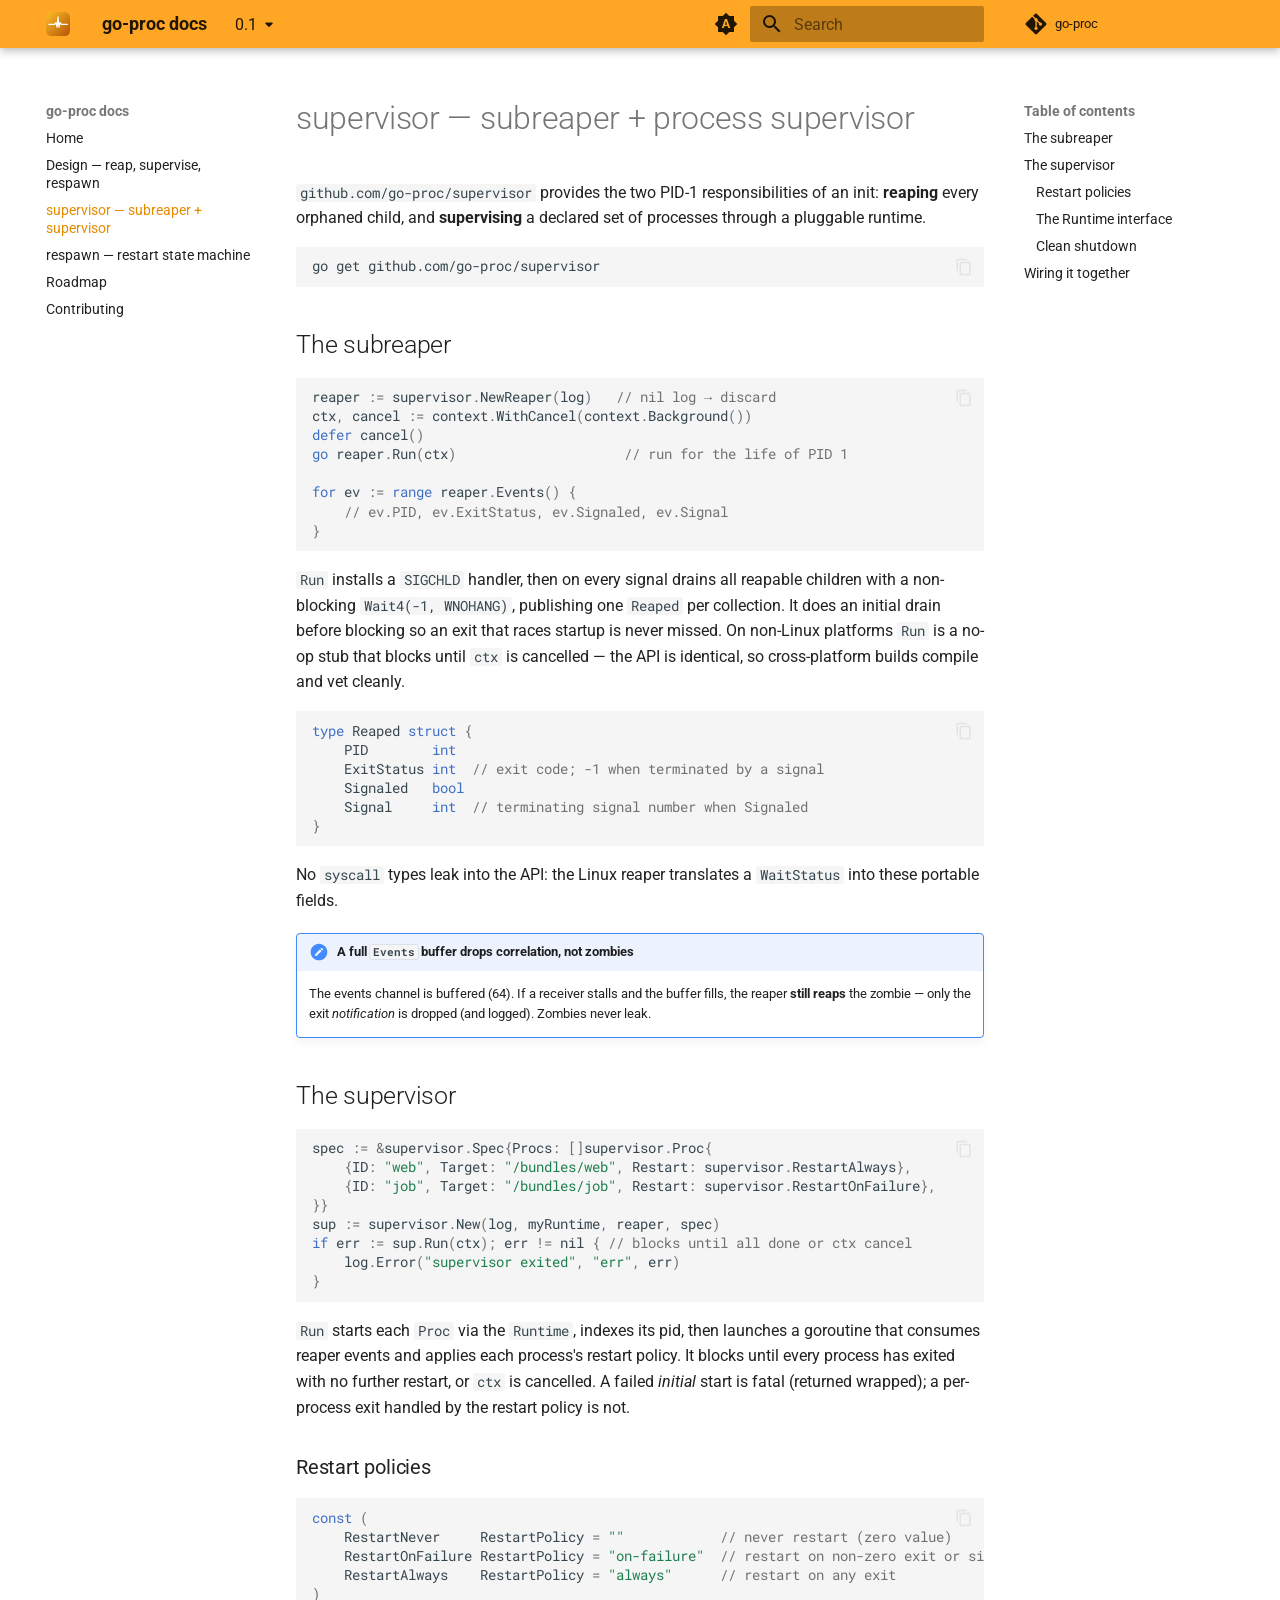
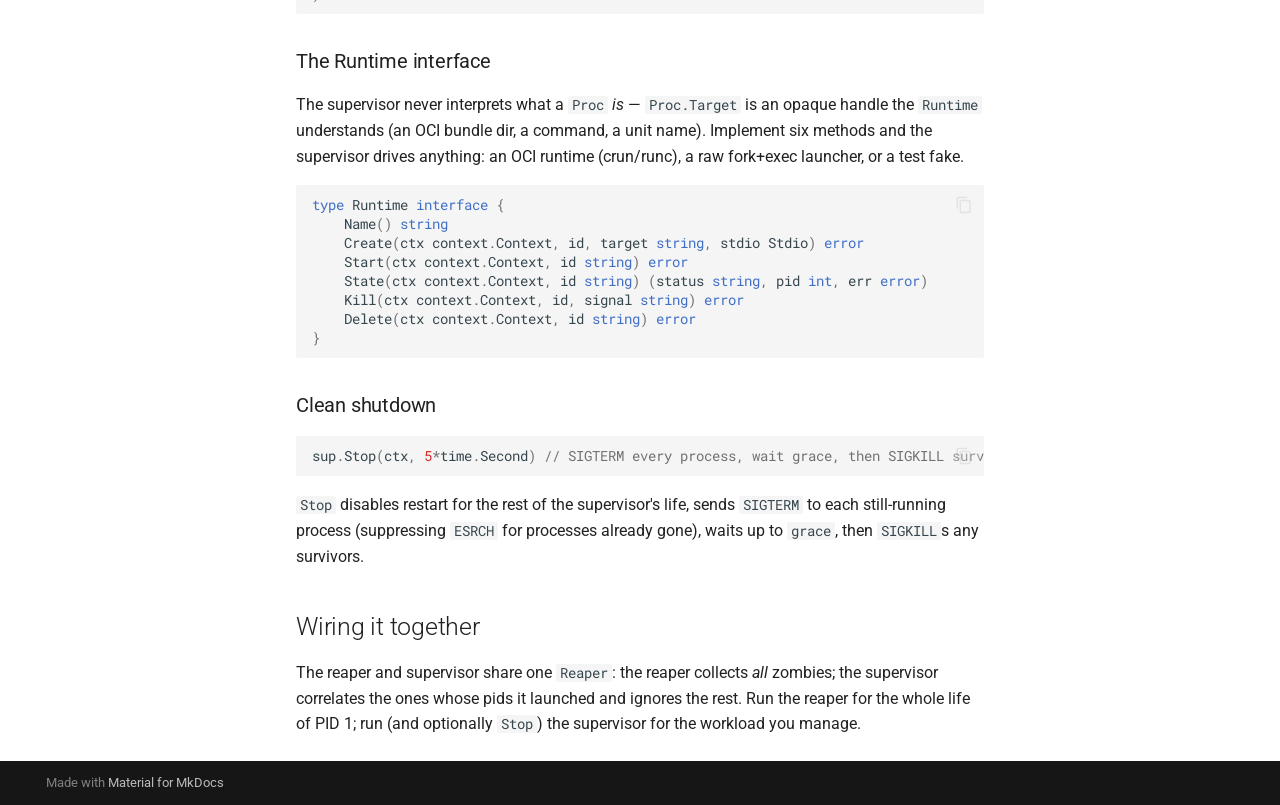
<file: 0.1/supervisor/index.html>
<!doctype html>
<html lang="en" class="no-js">
  <head>
    
      <meta charset="utf-8">
      <meta name="viewport" content="width=device-width,initial-scale=1">
      
        <meta name="description" content="Pure-Go (no cgo) process-lifecycle primitives: a PID-1 subreaper + process supervisor and a restart/reconcile state machine.">
      
      
      
        <link rel="canonical" href="https://go-proc.github.io/docs/0.1/supervisor/">
      
      
        <link rel="prev" href="../why/">
      
      
        <link rel="next" href="../respawn/">
      
      
        
      
      
      <link rel="icon" href="../assets/logo.svg">
      <meta name="generator" content="mkdocs-1.6.1, mkdocs-material-9.8.2">
    
    
      
        <title>supervisor — subreaper + supervisor - go-proc docs</title>
      
    
    
      <link rel="stylesheet" href="../assets/stylesheets/main.57a0d79d.min.css">
      
        
        <link rel="stylesheet" href="../assets/stylesheets/palette.fb2fffe2.min.css">
      
      


    
    
      
    
    
      
        
        
        <link rel="preconnect" href="https://fonts.gstatic.com" crossorigin>
        <link rel="stylesheet" href="https://fonts.googleapis.com/css?family=Roboto:300,300i,400,400i,700,700i%7CRoboto+Mono:400,400i,700,700i&display=fallback">
        <style>:root{--md-text-font:"Roboto";--md-code-font:"Roboto Mono"}</style>
      
    
    
    <script>__md_scope=new URL("..",location),__md_hash=e=>[...e].reduce(((e,_)=>(e<<5)-e+_.charCodeAt(0)),0),__md_get=(e,_=localStorage,t=__md_scope)=>JSON.parse(_.getItem(t.pathname+"."+e)),__md_set=(e,_,t=localStorage,a=__md_scope)=>{try{t.setItem(a.pathname+"."+e,JSON.stringify(_))}catch(e){}}</script>
    
      

    
    
  </head>
  
  
    
    
      
    
    
    
    
    <body dir="ltr" data-md-color-scheme="default" data-md-color-primary="indigo" data-md-color-accent="indigo">
  
    
    <input class="md-toggle" data-md-toggle="drawer" type="checkbox" id="__drawer" autocomplete="off">
    <input class="md-toggle" data-md-toggle="search" type="checkbox" id="__search" autocomplete="off">
    <label class="md-overlay" for="__drawer"></label>
    <div data-md-component="skip">
      
        
        <a href="#supervisor-subreaper-process-supervisor" class="md-skip">
          Skip to content
        </a>
      
    </div>
    <div data-md-component="announce">
      
    </div>
    
      <div data-md-color-scheme="default" data-md-component="outdated" hidden>
        
      </div>
    
    
      

  

<header class="md-header md-header--shadow" data-md-component="header">
  <nav class="md-header__inner md-grid" aria-label="Header">
    <a href=".." title="go-proc docs" class="md-header__button md-logo" aria-label="go-proc docs" data-md-component="logo">
      
  <img src="../assets/logo.svg" alt="logo">

    </a>
    <label class="md-header__button md-icon" for="__drawer">
      
      <svg xmlns="http://www.w3.org/2000/svg" viewBox="0 0 24 24"><path d="M3 6h18v2H3zm0 5h18v2H3zm0 5h18v2H3z"/></svg>
    </label>
    <div class="md-header__title" data-md-component="header-title">
      <div class="md-header__ellipsis">
        <div class="md-header__topic">
          <span class="md-ellipsis">
            go-proc docs
          </span>
        </div>
        <div class="md-header__topic" data-md-component="header-topic">
          <span class="md-ellipsis">
            
              supervisor — subreaper + supervisor
            
          </span>
        </div>
      </div>
    </div>
    
      
        <form class="md-header__option" data-md-component="palette">
  
    
    
    
    <input class="md-option" data-md-color-media="(prefers-color-scheme)" data-md-color-scheme="default" data-md-color-primary="indigo" data-md-color-accent="indigo"  aria-label="Switch to light mode"  type="radio" name="__palette" id="__palette_0">
    
      <label class="md-header__button md-icon" title="Switch to light mode" for="__palette_1" hidden>
        <svg xmlns="http://www.w3.org/2000/svg" viewBox="0 0 24 24"><path d="m14.3 16-.7-2h-3.2l-.7 2H7.8L11 7h2l3.2 9zM20 8.69V4h-4.69L12 .69 8.69 4H4v4.69L.69 12 4 15.31V20h4.69L12 23.31 15.31 20H20v-4.69L23.31 12zm-9.15 3.96h2.3L12 9z"/></svg>
      </label>
    
  
    
    
    
    <input class="md-option" data-md-color-media="(prefers-color-scheme: light)" data-md-color-scheme="default" data-md-color-primary="orange" data-md-color-accent="indigo"  aria-label="Switch to dark mode"  type="radio" name="__palette" id="__palette_1">
    
      <label class="md-header__button md-icon" title="Switch to dark mode" for="__palette_2" hidden>
        <svg xmlns="http://www.w3.org/2000/svg" viewBox="0 0 24 24"><path d="M12 8a4 4 0 0 0-4 4 4 4 0 0 0 4 4 4 4 0 0 0 4-4 4 4 0 0 0-4-4m0 10a6 6 0 0 1-6-6 6 6 0 0 1 6-6 6 6 0 0 1 6 6 6 6 0 0 1-6 6m8-9.31V4h-4.69L12 .69 8.69 4H4v4.69L.69 12 4 15.31V20h4.69L12 23.31 15.31 20H20v-4.69L23.31 12z"/></svg>
      </label>
    
  
    
    
    
    <input class="md-option" data-md-color-media="(prefers-color-scheme: dark)" data-md-color-scheme="slate" data-md-color-primary="orange" data-md-color-accent="indigo"  aria-label="Switch to system preference"  type="radio" name="__palette" id="__palette_2">
    
      <label class="md-header__button md-icon" title="Switch to system preference" for="__palette_0" hidden>
        <svg xmlns="http://www.w3.org/2000/svg" viewBox="0 0 24 24"><path d="M12 18c-.89 0-1.74-.2-2.5-.55C11.56 16.5 13 14.42 13 12s-1.44-4.5-3.5-5.45C10.26 6.2 11.11 6 12 6a6 6 0 0 1 6 6 6 6 0 0 1-6 6m8-9.31V4h-4.69L12 .69 8.69 4H4v4.69L.69 12 4 15.31V20h4.69L12 23.31 15.31 20H20v-4.69L23.31 12z"/></svg>
      </label>
    
  
</form>
      
    
    
      <script>var palette=__md_get("__palette");if(palette&&palette.color){if("(prefers-color-scheme)"===palette.color.media){var media=matchMedia("(prefers-color-scheme: light)"),input=document.querySelector(media.matches?"[data-md-color-media='(prefers-color-scheme: light)']":"[data-md-color-media='(prefers-color-scheme: dark)']");palette.color.media=input.getAttribute("data-md-color-media"),palette.color.scheme=input.getAttribute("data-md-color-scheme"),palette.color.primary=input.getAttribute("data-md-color-primary"),palette.color.accent=input.getAttribute("data-md-color-accent")}for(var[key,value]of Object.entries(palette.color))document.body.setAttribute("data-md-color-"+key,value)}</script>
    
    
    
      
      
        <label class="md-header__button md-icon" for="__search">
          
          <svg xmlns="http://www.w3.org/2000/svg" viewBox="0 0 24 24"><path d="M9.5 3A6.5 6.5 0 0 1 16 9.5c0 1.61-.59 3.09-1.56 4.23l.27.27h.79l5 5-1.5 1.5-5-5v-.79l-.27-.27A6.52 6.52 0 0 1 9.5 16 6.5 6.5 0 0 1 3 9.5 6.5 6.5 0 0 1 9.5 3m0 2C7 5 5 7 5 9.5S7 14 9.5 14 14 12 14 9.5 12 5 9.5 5"/></svg>
        </label>
        <div class="md-search" data-md-component="search" role="dialog">
  <label class="md-search__overlay" for="__search"></label>
  <div class="md-search__inner" role="search">
    <form class="md-search__form" name="search">
      <input type="text" class="md-search__input" name="query" aria-label="Search" placeholder="Search" autocapitalize="off" autocorrect="off" autocomplete="off" spellcheck="false" data-md-component="search-query" required>
      <label class="md-search__icon md-icon" for="__search">
        
        <svg xmlns="http://www.w3.org/2000/svg" viewBox="0 0 24 24"><path d="M9.5 3A6.5 6.5 0 0 1 16 9.5c0 1.61-.59 3.09-1.56 4.23l.27.27h.79l5 5-1.5 1.5-5-5v-.79l-.27-.27A6.52 6.52 0 0 1 9.5 16 6.5 6.5 0 0 1 3 9.5 6.5 6.5 0 0 1 9.5 3m0 2C7 5 5 7 5 9.5S7 14 9.5 14 14 12 14 9.5 12 5 9.5 5"/></svg>
        
        <svg xmlns="http://www.w3.org/2000/svg" viewBox="0 0 24 24"><path d="M20 11v2H8l5.5 5.5-1.42 1.42L4.16 12l7.92-7.92L13.5 5.5 8 11z"/></svg>
      </label>
      <nav class="md-search__options" aria-label="Search">
        
        <button type="reset" class="md-search__icon md-icon" title="Clear" aria-label="Clear" tabindex="-1">
          
          <svg xmlns="http://www.w3.org/2000/svg" viewBox="0 0 24 24"><path d="M19 6.41 17.59 5 12 10.59 6.41 5 5 6.41 10.59 12 5 17.59 6.41 19 12 13.41 17.59 19 19 17.59 13.41 12z"/></svg>
        </button>
      </nav>
      
        <div class="md-search__suggest" data-md-component="search-suggest"></div>
      
    </form>
    <div class="md-search__output">
      <div class="md-search__scrollwrap" tabindex="0" data-md-scrollfix>
        <div class="md-search-result" data-md-component="search-result">
          <div class="md-search-result__meta">
            Initializing search
          </div>
          <ol class="md-search-result__list" role="presentation"></ol>
        </div>
      </div>
    </div>
  </div>
</div>
      
    
    
      <div class="md-header__source">
        <a href="https://github.com/go-proc" title="Go to repository" class="md-source" data-md-component="source">
  <div class="md-source__icon md-icon">
    
    <svg xmlns="http://www.w3.org/2000/svg" viewBox="0 0 448 512"><!--! Font Awesome Free 7.1.0 by @fontawesome - https://fontawesome.com License - https://fontawesome.com/license/free (Icons: CC BY 4.0, Fonts: SIL OFL 1.1, Code: MIT License) Copyright 2025 Fonticons, Inc.--><path d="M439.6 236.1 244 40.5c-5.4-5.5-12.8-8.5-20.4-8.5s-15 3-20.4 8.4L162.5 81l51.5 51.5c27.1-9.1 52.7 16.8 43.4 43.7l49.7 49.7c34.2-11.8 61.2 31 35.5 56.7-26.5 26.5-70.2-2.9-56-37.3L240.3 199v121.9c25.3 12.5 22.3 41.8 9.1 55-6.4 6.4-15.2 10.1-24.3 10.1s-17.8-3.6-24.3-10.1c-17.6-17.6-11.1-46.9 11.2-56v-123c-20.8-8.5-24.6-30.7-18.6-45L142.6 101 8.5 235.1C3 240.6 0 247.9 0 255.5s3 15 8.5 20.4l195.6 195.7c5.4 5.4 12.7 8.4 20.4 8.4s15-3 20.4-8.4l194.7-194.7c5.4-5.4 8.4-12.8 8.4-20.4s-3-15-8.4-20.4"/></svg>
  </div>
  <div class="md-source__repository">
    go-proc
  </div>
</a>
      </div>
    
  </nav>
  
</header>
    
    <div class="md-container" data-md-component="container">
      
      
        
          
        
      
      <main class="md-main" data-md-component="main">
        <div class="md-main__inner md-grid">
          
            
              
              <div class="md-sidebar md-sidebar--primary" data-md-component="sidebar" data-md-type="navigation" >
                <div class="md-sidebar__scrollwrap">
                  <div class="md-sidebar__inner">
                    



<nav class="md-nav md-nav--primary" aria-label="Navigation" data-md-level="0">
  <label class="md-nav__title" for="__drawer">
    <a href=".." title="go-proc docs" class="md-nav__button md-logo" aria-label="go-proc docs" data-md-component="logo">
      
  <img src="../assets/logo.svg" alt="logo">

    </a>
    go-proc docs
  </label>
  
    <div class="md-nav__source">
      <a href="https://github.com/go-proc" title="Go to repository" class="md-source" data-md-component="source">
  <div class="md-source__icon md-icon">
    
    <svg xmlns="http://www.w3.org/2000/svg" viewBox="0 0 448 512"><!--! Font Awesome Free 7.1.0 by @fontawesome - https://fontawesome.com License - https://fontawesome.com/license/free (Icons: CC BY 4.0, Fonts: SIL OFL 1.1, Code: MIT License) Copyright 2025 Fonticons, Inc.--><path d="M439.6 236.1 244 40.5c-5.4-5.5-12.8-8.5-20.4-8.5s-15 3-20.4 8.4L162.5 81l51.5 51.5c27.1-9.1 52.7 16.8 43.4 43.7l49.7 49.7c34.2-11.8 61.2 31 35.5 56.7-26.5 26.5-70.2-2.9-56-37.3L240.3 199v121.9c25.3 12.5 22.3 41.8 9.1 55-6.4 6.4-15.2 10.1-24.3 10.1s-17.8-3.6-24.3-10.1c-17.6-17.6-11.1-46.9 11.2-56v-123c-20.8-8.5-24.6-30.7-18.6-45L142.6 101 8.5 235.1C3 240.6 0 247.9 0 255.5s3 15 8.5 20.4l195.6 195.7c5.4 5.4 12.7 8.4 20.4 8.4s15-3 20.4-8.4l194.7-194.7c5.4-5.4 8.4-12.8 8.4-20.4s-3-15-8.4-20.4"/></svg>
  </div>
  <div class="md-source__repository">
    go-proc
  </div>
</a>
    </div>
  
  <ul class="md-nav__list" data-md-scrollfix>
    
      
      
  
  
  
  
    <li class="md-nav__item">
      <a href=".." class="md-nav__link">
        
  
  
  <span class="md-ellipsis">
    
  
    Home
  

    
  </span>
  
  

      </a>
    </li>
  

    
      
      
  
  
  
  
    <li class="md-nav__item">
      <a href="../why/" class="md-nav__link">
        
  
  
  <span class="md-ellipsis">
    
  
    Design — reap, supervise, respawn
  

    
  </span>
  
  

      </a>
    </li>
  

    
      
      
  
  
    
  
  
  
    <li class="md-nav__item md-nav__item--active">
      
      <input class="md-nav__toggle md-toggle" type="checkbox" id="__toc">
      
      
        
      
      
        <label class="md-nav__link md-nav__link--active" for="__toc">
          
  
  
  <span class="md-ellipsis">
    
  
    supervisor — subreaper + supervisor
  

    
  </span>
  
  

          <span class="md-nav__icon md-icon"></span>
        </label>
      
      <a href="./" class="md-nav__link md-nav__link--active">
        
  
  
  <span class="md-ellipsis">
    
  
    supervisor — subreaper + supervisor
  

    
  </span>
  
  

      </a>
      
        

<nav class="md-nav md-nav--secondary" aria-label="Table of contents">
  
  
  
    
  
  
    <label class="md-nav__title" for="__toc">
      <span class="md-nav__icon md-icon"></span>
      Table of contents
    </label>
    <ul class="md-nav__list" data-md-component="toc" data-md-scrollfix>
      
        <li class="md-nav__item">
  <a href="#the-subreaper" class="md-nav__link">
    <span class="md-ellipsis">
      
        The subreaper
      
    </span>
  </a>
  
</li>
      
        <li class="md-nav__item">
  <a href="#the-supervisor" class="md-nav__link">
    <span class="md-ellipsis">
      
        The supervisor
      
    </span>
  </a>
  
    <nav class="md-nav" aria-label="The supervisor">
      <ul class="md-nav__list">
        
          <li class="md-nav__item">
  <a href="#restart-policies" class="md-nav__link">
    <span class="md-ellipsis">
      
        Restart policies
      
    </span>
  </a>
  
</li>
        
          <li class="md-nav__item">
  <a href="#the-runtime-interface" class="md-nav__link">
    <span class="md-ellipsis">
      
        The Runtime interface
      
    </span>
  </a>
  
</li>
        
          <li class="md-nav__item">
  <a href="#clean-shutdown" class="md-nav__link">
    <span class="md-ellipsis">
      
        Clean shutdown
      
    </span>
  </a>
  
</li>
        
      </ul>
    </nav>
  
</li>
      
        <li class="md-nav__item">
  <a href="#wiring-it-together" class="md-nav__link">
    <span class="md-ellipsis">
      
        Wiring it together
      
    </span>
  </a>
  
</li>
      
    </ul>
  
</nav>
      
    </li>
  

    
      
      
  
  
  
  
    <li class="md-nav__item">
      <a href="../respawn/" class="md-nav__link">
        
  
  
  <span class="md-ellipsis">
    
  
    respawn — restart state machine
  

    
  </span>
  
  

      </a>
    </li>
  

    
      
      
  
  
  
  
    <li class="md-nav__item">
      <a href="../roadmap/" class="md-nav__link">
        
  
  
  <span class="md-ellipsis">
    
  
    Roadmap
  

    
  </span>
  
  

      </a>
    </li>
  

    
      
      
  
  
  
  
    <li class="md-nav__item">
      <a href="../contributing/" class="md-nav__link">
        
  
  
  <span class="md-ellipsis">
    
  
    Contributing
  

    
  </span>
  
  

      </a>
    </li>
  

    
  </ul>
</nav>
                  </div>
                </div>
              </div>
            
            
              
              <div class="md-sidebar md-sidebar--secondary" data-md-component="sidebar" data-md-type="toc" >
                <div class="md-sidebar__scrollwrap">
                  <div class="md-sidebar__inner">
                    

<nav class="md-nav md-nav--secondary" aria-label="Table of contents">
  
  
  
    
  
  
    <label class="md-nav__title" for="__toc">
      <span class="md-nav__icon md-icon"></span>
      Table of contents
    </label>
    <ul class="md-nav__list" data-md-component="toc" data-md-scrollfix>
      
        <li class="md-nav__item">
  <a href="#the-subreaper" class="md-nav__link">
    <span class="md-ellipsis">
      
        The subreaper
      
    </span>
  </a>
  
</li>
      
        <li class="md-nav__item">
  <a href="#the-supervisor" class="md-nav__link">
    <span class="md-ellipsis">
      
        The supervisor
      
    </span>
  </a>
  
    <nav class="md-nav" aria-label="The supervisor">
      <ul class="md-nav__list">
        
          <li class="md-nav__item">
  <a href="#restart-policies" class="md-nav__link">
    <span class="md-ellipsis">
      
        Restart policies
      
    </span>
  </a>
  
</li>
        
          <li class="md-nav__item">
  <a href="#the-runtime-interface" class="md-nav__link">
    <span class="md-ellipsis">
      
        The Runtime interface
      
    </span>
  </a>
  
</li>
        
          <li class="md-nav__item">
  <a href="#clean-shutdown" class="md-nav__link">
    <span class="md-ellipsis">
      
        Clean shutdown
      
    </span>
  </a>
  
</li>
        
      </ul>
    </nav>
  
</li>
      
        <li class="md-nav__item">
  <a href="#wiring-it-together" class="md-nav__link">
    <span class="md-ellipsis">
      
        Wiring it together
      
    </span>
  </a>
  
</li>
      
    </ul>
  
</nav>
                  </div>
                </div>
              </div>
            
          
          
            <div class="md-content" data-md-component="content">
              
              <article class="md-content__inner md-typeset">
                
                  



<h1 id="supervisor-subreaper-process-supervisor">supervisor — subreaper + process supervisor<a class="headerlink" href="#supervisor-subreaper-process-supervisor" title="Permanent link">&para;</a></h1>
<p><code>github.com/go-proc/supervisor</code> provides the two PID-1 responsibilities of an
init: <strong>reaping</strong> every orphaned child, and <strong>supervising</strong> a declared set of
processes through a pluggable runtime.</p>
<div class="highlight"><pre><span></span><code><a id="__codelineno-0-1" name="__codelineno-0-1" href="#__codelineno-0-1"></a>go<span class="w"> </span>get<span class="w"> </span>github.com/go-proc/supervisor
</code></pre></div>
<h2 id="the-subreaper">The subreaper<a class="headerlink" href="#the-subreaper" title="Permanent link">&para;</a></h2>
<div class="highlight"><pre><span></span><code><a id="__codelineno-1-1" name="__codelineno-1-1" href="#__codelineno-1-1"></a><span class="nx">reaper</span><span class="w"> </span><span class="o">:=</span><span class="w"> </span><span class="nx">supervisor</span><span class="p">.</span><span class="nx">NewReaper</span><span class="p">(</span><span class="nx">log</span><span class="p">)</span><span class="w">   </span><span class="c1">// nil log → discard</span>
<a id="__codelineno-1-2" name="__codelineno-1-2" href="#__codelineno-1-2"></a><span class="nx">ctx</span><span class="p">,</span><span class="w"> </span><span class="nx">cancel</span><span class="w"> </span><span class="o">:=</span><span class="w"> </span><span class="nx">context</span><span class="p">.</span><span class="nx">WithCancel</span><span class="p">(</span><span class="nx">context</span><span class="p">.</span><span class="nx">Background</span><span class="p">())</span>
<a id="__codelineno-1-3" name="__codelineno-1-3" href="#__codelineno-1-3"></a><span class="k">defer</span><span class="w"> </span><span class="nx">cancel</span><span class="p">()</span>
<a id="__codelineno-1-4" name="__codelineno-1-4" href="#__codelineno-1-4"></a><span class="k">go</span><span class="w"> </span><span class="nx">reaper</span><span class="p">.</span><span class="nx">Run</span><span class="p">(</span><span class="nx">ctx</span><span class="p">)</span><span class="w">                     </span><span class="c1">// run for the life of PID 1</span>
<a id="__codelineno-1-5" name="__codelineno-1-5" href="#__codelineno-1-5"></a>
<a id="__codelineno-1-6" name="__codelineno-1-6" href="#__codelineno-1-6"></a><span class="k">for</span><span class="w"> </span><span class="nx">ev</span><span class="w"> </span><span class="o">:=</span><span class="w"> </span><span class="k">range</span><span class="w"> </span><span class="nx">reaper</span><span class="p">.</span><span class="nx">Events</span><span class="p">()</span><span class="w"> </span><span class="p">{</span>
<a id="__codelineno-1-7" name="__codelineno-1-7" href="#__codelineno-1-7"></a><span class="w">    </span><span class="c1">// ev.PID, ev.ExitStatus, ev.Signaled, ev.Signal</span>
<a id="__codelineno-1-8" name="__codelineno-1-8" href="#__codelineno-1-8"></a><span class="p">}</span>
</code></pre></div>
<p><code>Run</code> installs a <code>SIGCHLD</code> handler, then on every signal drains all reapable
children with a non-blocking <code>Wait4(-1, WNOHANG)</code>, publishing one <code>Reaped</code> per
collection. It does an initial drain before blocking so an exit that races
startup is never missed. On non-Linux platforms <code>Run</code> is a no-op stub that blocks
until <code>ctx</code> is cancelled — the API is identical, so cross-platform builds compile
and vet cleanly.</p>
<div class="highlight"><pre><span></span><code><a id="__codelineno-2-1" name="__codelineno-2-1" href="#__codelineno-2-1"></a><span class="kd">type</span><span class="w"> </span><span class="nx">Reaped</span><span class="w"> </span><span class="kd">struct</span><span class="w"> </span><span class="p">{</span>
<a id="__codelineno-2-2" name="__codelineno-2-2" href="#__codelineno-2-2"></a><span class="w">    </span><span class="nx">PID</span><span class="w">        </span><span class="kt">int</span>
<a id="__codelineno-2-3" name="__codelineno-2-3" href="#__codelineno-2-3"></a><span class="w">    </span><span class="nx">ExitStatus</span><span class="w"> </span><span class="kt">int</span><span class="w">  </span><span class="c1">// exit code; -1 when terminated by a signal</span>
<a id="__codelineno-2-4" name="__codelineno-2-4" href="#__codelineno-2-4"></a><span class="w">    </span><span class="nx">Signaled</span><span class="w">   </span><span class="kt">bool</span>
<a id="__codelineno-2-5" name="__codelineno-2-5" href="#__codelineno-2-5"></a><span class="w">    </span><span class="nx">Signal</span><span class="w">     </span><span class="kt">int</span><span class="w">  </span><span class="c1">// terminating signal number when Signaled</span>
<a id="__codelineno-2-6" name="__codelineno-2-6" href="#__codelineno-2-6"></a><span class="p">}</span>
</code></pre></div>
<p>No <code>syscall</code> types leak into the API: the Linux reaper translates a <code>WaitStatus</code>
into these portable fields.</p>
<div class="admonition note">
<p class="admonition-title">A full <code>Events</code> buffer drops correlation, not zombies</p>
<p>The events channel is buffered (64). If a receiver stalls and the buffer
fills, the reaper <strong>still reaps</strong> the zombie — only the exit <em>notification</em> is
dropped (and logged). Zombies never leak.</p>
</div>
<h2 id="the-supervisor">The supervisor<a class="headerlink" href="#the-supervisor" title="Permanent link">&para;</a></h2>
<div class="highlight"><pre><span></span><code><a id="__codelineno-3-1" name="__codelineno-3-1" href="#__codelineno-3-1"></a><span class="nx">spec</span><span class="w"> </span><span class="o">:=</span><span class="w"> </span><span class="o">&amp;</span><span class="nx">supervisor</span><span class="p">.</span><span class="nx">Spec</span><span class="p">{</span><span class="nx">Procs</span><span class="p">:</span><span class="w"> </span><span class="p">[]</span><span class="nx">supervisor</span><span class="p">.</span><span class="nx">Proc</span><span class="p">{</span>
<a id="__codelineno-3-2" name="__codelineno-3-2" href="#__codelineno-3-2"></a><span class="w">    </span><span class="p">{</span><span class="nx">ID</span><span class="p">:</span><span class="w"> </span><span class="s">"web"</span><span class="p">,</span><span class="w"> </span><span class="nx">Target</span><span class="p">:</span><span class="w"> </span><span class="s">"/bundles/web"</span><span class="p">,</span><span class="w"> </span><span class="nx">Restart</span><span class="p">:</span><span class="w"> </span><span class="nx">supervisor</span><span class="p">.</span><span class="nx">RestartAlways</span><span class="p">},</span>
<a id="__codelineno-3-3" name="__codelineno-3-3" href="#__codelineno-3-3"></a><span class="w">    </span><span class="p">{</span><span class="nx">ID</span><span class="p">:</span><span class="w"> </span><span class="s">"job"</span><span class="p">,</span><span class="w"> </span><span class="nx">Target</span><span class="p">:</span><span class="w"> </span><span class="s">"/bundles/job"</span><span class="p">,</span><span class="w"> </span><span class="nx">Restart</span><span class="p">:</span><span class="w"> </span><span class="nx">supervisor</span><span class="p">.</span><span class="nx">RestartOnFailure</span><span class="p">},</span>
<a id="__codelineno-3-4" name="__codelineno-3-4" href="#__codelineno-3-4"></a><span class="p">}}</span>
<a id="__codelineno-3-5" name="__codelineno-3-5" href="#__codelineno-3-5"></a><span class="nx">sup</span><span class="w"> </span><span class="o">:=</span><span class="w"> </span><span class="nx">supervisor</span><span class="p">.</span><span class="nx">New</span><span class="p">(</span><span class="nx">log</span><span class="p">,</span><span class="w"> </span><span class="nx">myRuntime</span><span class="p">,</span><span class="w"> </span><span class="nx">reaper</span><span class="p">,</span><span class="w"> </span><span class="nx">spec</span><span class="p">)</span>
<a id="__codelineno-3-6" name="__codelineno-3-6" href="#__codelineno-3-6"></a><span class="k">if</span><span class="w"> </span><span class="nx">err</span><span class="w"> </span><span class="o">:=</span><span class="w"> </span><span class="nx">sup</span><span class="p">.</span><span class="nx">Run</span><span class="p">(</span><span class="nx">ctx</span><span class="p">);</span><span class="w"> </span><span class="nx">err</span><span class="w"> </span><span class="o">!=</span><span class="w"> </span><span class="kc">nil</span><span class="w"> </span><span class="p">{</span><span class="w"> </span><span class="c1">// blocks until all done or ctx cancel</span>
<a id="__codelineno-3-7" name="__codelineno-3-7" href="#__codelineno-3-7"></a><span class="w">    </span><span class="nx">log</span><span class="p">.</span><span class="nx">Error</span><span class="p">(</span><span class="s">"supervisor exited"</span><span class="p">,</span><span class="w"> </span><span class="s">"err"</span><span class="p">,</span><span class="w"> </span><span class="nx">err</span><span class="p">)</span>
<a id="__codelineno-3-8" name="__codelineno-3-8" href="#__codelineno-3-8"></a><span class="p">}</span>
</code></pre></div>
<p><code>Run</code> starts each <code>Proc</code> via the <code>Runtime</code>, indexes its pid, then launches a
goroutine that consumes reaper events and applies each process's restart policy.
It blocks until every process has exited with no further restart, or <code>ctx</code> is
cancelled. A failed <em>initial</em> start is fatal (returned wrapped); a per-process
exit handled by the restart policy is not.</p>
<h3 id="restart-policies">Restart policies<a class="headerlink" href="#restart-policies" title="Permanent link">&para;</a></h3>
<div class="highlight"><pre><span></span><code><a id="__codelineno-4-1" name="__codelineno-4-1" href="#__codelineno-4-1"></a><span class="kd">const</span><span class="w"> </span><span class="p">(</span>
<a id="__codelineno-4-2" name="__codelineno-4-2" href="#__codelineno-4-2"></a><span class="w">    </span><span class="nx">RestartNever</span><span class="w">     </span><span class="nx">RestartPolicy</span><span class="w"> </span><span class="o">=</span><span class="w"> </span><span class="s">""</span><span class="w">            </span><span class="c1">// never restart (zero value)</span>
<a id="__codelineno-4-3" name="__codelineno-4-3" href="#__codelineno-4-3"></a><span class="w">    </span><span class="nx">RestartOnFailure</span><span class="w"> </span><span class="nx">RestartPolicy</span><span class="w"> </span><span class="o">=</span><span class="w"> </span><span class="s">"on-failure"</span><span class="w">  </span><span class="c1">// restart on non-zero exit or signal</span>
<a id="__codelineno-4-4" name="__codelineno-4-4" href="#__codelineno-4-4"></a><span class="w">    </span><span class="nx">RestartAlways</span><span class="w">    </span><span class="nx">RestartPolicy</span><span class="w"> </span><span class="o">=</span><span class="w"> </span><span class="s">"always"</span><span class="w">      </span><span class="c1">// restart on any exit</span>
<a id="__codelineno-4-5" name="__codelineno-4-5" href="#__codelineno-4-5"></a><span class="p">)</span>
</code></pre></div>
<h3 id="the-runtime-interface">The Runtime interface<a class="headerlink" href="#the-runtime-interface" title="Permanent link">&para;</a></h3>
<p>The supervisor never interprets what a <code>Proc</code> <em>is</em> — <code>Proc.Target</code> is an opaque
handle the <code>Runtime</code> understands (an OCI bundle dir, a command, a unit name).
Implement six methods and the supervisor drives anything: an OCI runtime
(crun/runc), a raw fork+exec launcher, or a test fake.</p>
<div class="highlight"><pre><span></span><code><a id="__codelineno-5-1" name="__codelineno-5-1" href="#__codelineno-5-1"></a><span class="kd">type</span><span class="w"> </span><span class="nx">Runtime</span><span class="w"> </span><span class="kd">interface</span><span class="w"> </span><span class="p">{</span>
<a id="__codelineno-5-2" name="__codelineno-5-2" href="#__codelineno-5-2"></a><span class="w">    </span><span class="nx">Name</span><span class="p">()</span><span class="w"> </span><span class="kt">string</span>
<a id="__codelineno-5-3" name="__codelineno-5-3" href="#__codelineno-5-3"></a><span class="w">    </span><span class="nx">Create</span><span class="p">(</span><span class="nx">ctx</span><span class="w"> </span><span class="nx">context</span><span class="p">.</span><span class="nx">Context</span><span class="p">,</span><span class="w"> </span><span class="nx">id</span><span class="p">,</span><span class="w"> </span><span class="nx">target</span><span class="w"> </span><span class="kt">string</span><span class="p">,</span><span class="w"> </span><span class="nx">stdio</span><span class="w"> </span><span class="nx">Stdio</span><span class="p">)</span><span class="w"> </span><span class="kt">error</span>
<a id="__codelineno-5-4" name="__codelineno-5-4" href="#__codelineno-5-4"></a><span class="w">    </span><span class="nx">Start</span><span class="p">(</span><span class="nx">ctx</span><span class="w"> </span><span class="nx">context</span><span class="p">.</span><span class="nx">Context</span><span class="p">,</span><span class="w"> </span><span class="nx">id</span><span class="w"> </span><span class="kt">string</span><span class="p">)</span><span class="w"> </span><span class="kt">error</span>
<a id="__codelineno-5-5" name="__codelineno-5-5" href="#__codelineno-5-5"></a><span class="w">    </span><span class="nx">State</span><span class="p">(</span><span class="nx">ctx</span><span class="w"> </span><span class="nx">context</span><span class="p">.</span><span class="nx">Context</span><span class="p">,</span><span class="w"> </span><span class="nx">id</span><span class="w"> </span><span class="kt">string</span><span class="p">)</span><span class="w"> </span><span class="p">(</span><span class="nx">status</span><span class="w"> </span><span class="kt">string</span><span class="p">,</span><span class="w"> </span><span class="nx">pid</span><span class="w"> </span><span class="kt">int</span><span class="p">,</span><span class="w"> </span><span class="nx">err</span><span class="w"> </span><span class="kt">error</span><span class="p">)</span>
<a id="__codelineno-5-6" name="__codelineno-5-6" href="#__codelineno-5-6"></a><span class="w">    </span><span class="nx">Kill</span><span class="p">(</span><span class="nx">ctx</span><span class="w"> </span><span class="nx">context</span><span class="p">.</span><span class="nx">Context</span><span class="p">,</span><span class="w"> </span><span class="nx">id</span><span class="p">,</span><span class="w"> </span><span class="nx">signal</span><span class="w"> </span><span class="kt">string</span><span class="p">)</span><span class="w"> </span><span class="kt">error</span>
<a id="__codelineno-5-7" name="__codelineno-5-7" href="#__codelineno-5-7"></a><span class="w">    </span><span class="nx">Delete</span><span class="p">(</span><span class="nx">ctx</span><span class="w"> </span><span class="nx">context</span><span class="p">.</span><span class="nx">Context</span><span class="p">,</span><span class="w"> </span><span class="nx">id</span><span class="w"> </span><span class="kt">string</span><span class="p">)</span><span class="w"> </span><span class="kt">error</span>
<a id="__codelineno-5-8" name="__codelineno-5-8" href="#__codelineno-5-8"></a><span class="p">}</span>
</code></pre></div>
<h3 id="clean-shutdown">Clean shutdown<a class="headerlink" href="#clean-shutdown" title="Permanent link">&para;</a></h3>
<div class="highlight"><pre><span></span><code><a id="__codelineno-6-1" name="__codelineno-6-1" href="#__codelineno-6-1"></a><span class="nx">sup</span><span class="p">.</span><span class="nx">Stop</span><span class="p">(</span><span class="nx">ctx</span><span class="p">,</span><span class="w"> </span><span class="mi">5</span><span class="o">*</span><span class="nx">time</span><span class="p">.</span><span class="nx">Second</span><span class="p">)</span><span class="w"> </span><span class="c1">// SIGTERM every process, wait grace, then SIGKILL survivors</span>
</code></pre></div>
<p><code>Stop</code> disables restart for the rest of the supervisor's life, sends <code>SIGTERM</code> to
each still-running process (suppressing <code>ESRCH</code> for processes already gone), waits
up to <code>grace</code>, then <code>SIGKILL</code>s any survivors.</p>
<h2 id="wiring-it-together">Wiring it together<a class="headerlink" href="#wiring-it-together" title="Permanent link">&para;</a></h2>
<p>The reaper and supervisor share one <code>Reaper</code>: the reaper collects <em>all</em> zombies;
the supervisor correlates the ones whose pids it launched and ignores the rest.
Run the reaper for the whole life of PID 1; run (and optionally <code>Stop</code>) the
supervisor for the workload you manage.</p>












                
              </article>
            </div>
          
          
<script>var target=document.getElementById(location.hash.slice(1));target&&target.name&&(target.checked=target.name.startsWith("__tabbed_"))</script>
        </div>
        
          <button type="button" class="md-top md-icon" data-md-component="top" hidden>
  
  <svg xmlns="http://www.w3.org/2000/svg" viewBox="0 0 24 24"><path d="M13 20h-2V8l-5.5 5.5-1.42-1.42L12 4.16l7.92 7.92-1.42 1.42L13 8z"/></svg>
  Back to top
</button>
        
      </main>
      
        <footer class="md-footer">
  
  <div class="md-footer-meta md-typeset">
    <div class="md-footer-meta__inner md-grid">
      <div class="md-copyright">
  
  
    Made with
    <a href="https://squidfunk.github.io/mkdocs-material/" target="_blank" rel="noopener">
      Material for MkDocs
    </a>
  
</div>
      
    </div>
  </div>
</footer>
      
    </div>
    <div class="md-dialog" data-md-component="dialog">
      <div class="md-dialog__inner md-typeset"></div>
    </div>
    
    
    
      
      
      <script id="__config" type="application/json">{"annotate": null, "base": "..", "features": ["navigation.sections", "navigation.top", "navigation.instant", "content.code.copy", "search.suggest"], "search": "../assets/javascripts/workers/search.a7633da7.min.js", "tags": null, "translations": {"clipboard.copied": "Copied to clipboard", "clipboard.copy": "Copy to clipboard", "search.result.more.one": "1 more on this page", "search.result.more.other": "# more on this page", "search.result.none": "No matching documents", "search.result.one": "1 matching document", "search.result.other": "# matching documents", "search.result.placeholder": "Type to start searching", "search.result.term.missing": "Missing", "select.version": "Select version"}, "version": {"default": "latest", "provider": "mike"}}</script>
    
    
      <script src="../assets/javascripts/bundle.a5f9d56c.min.js"></script>
      
    
  </body>
</html>
</file>
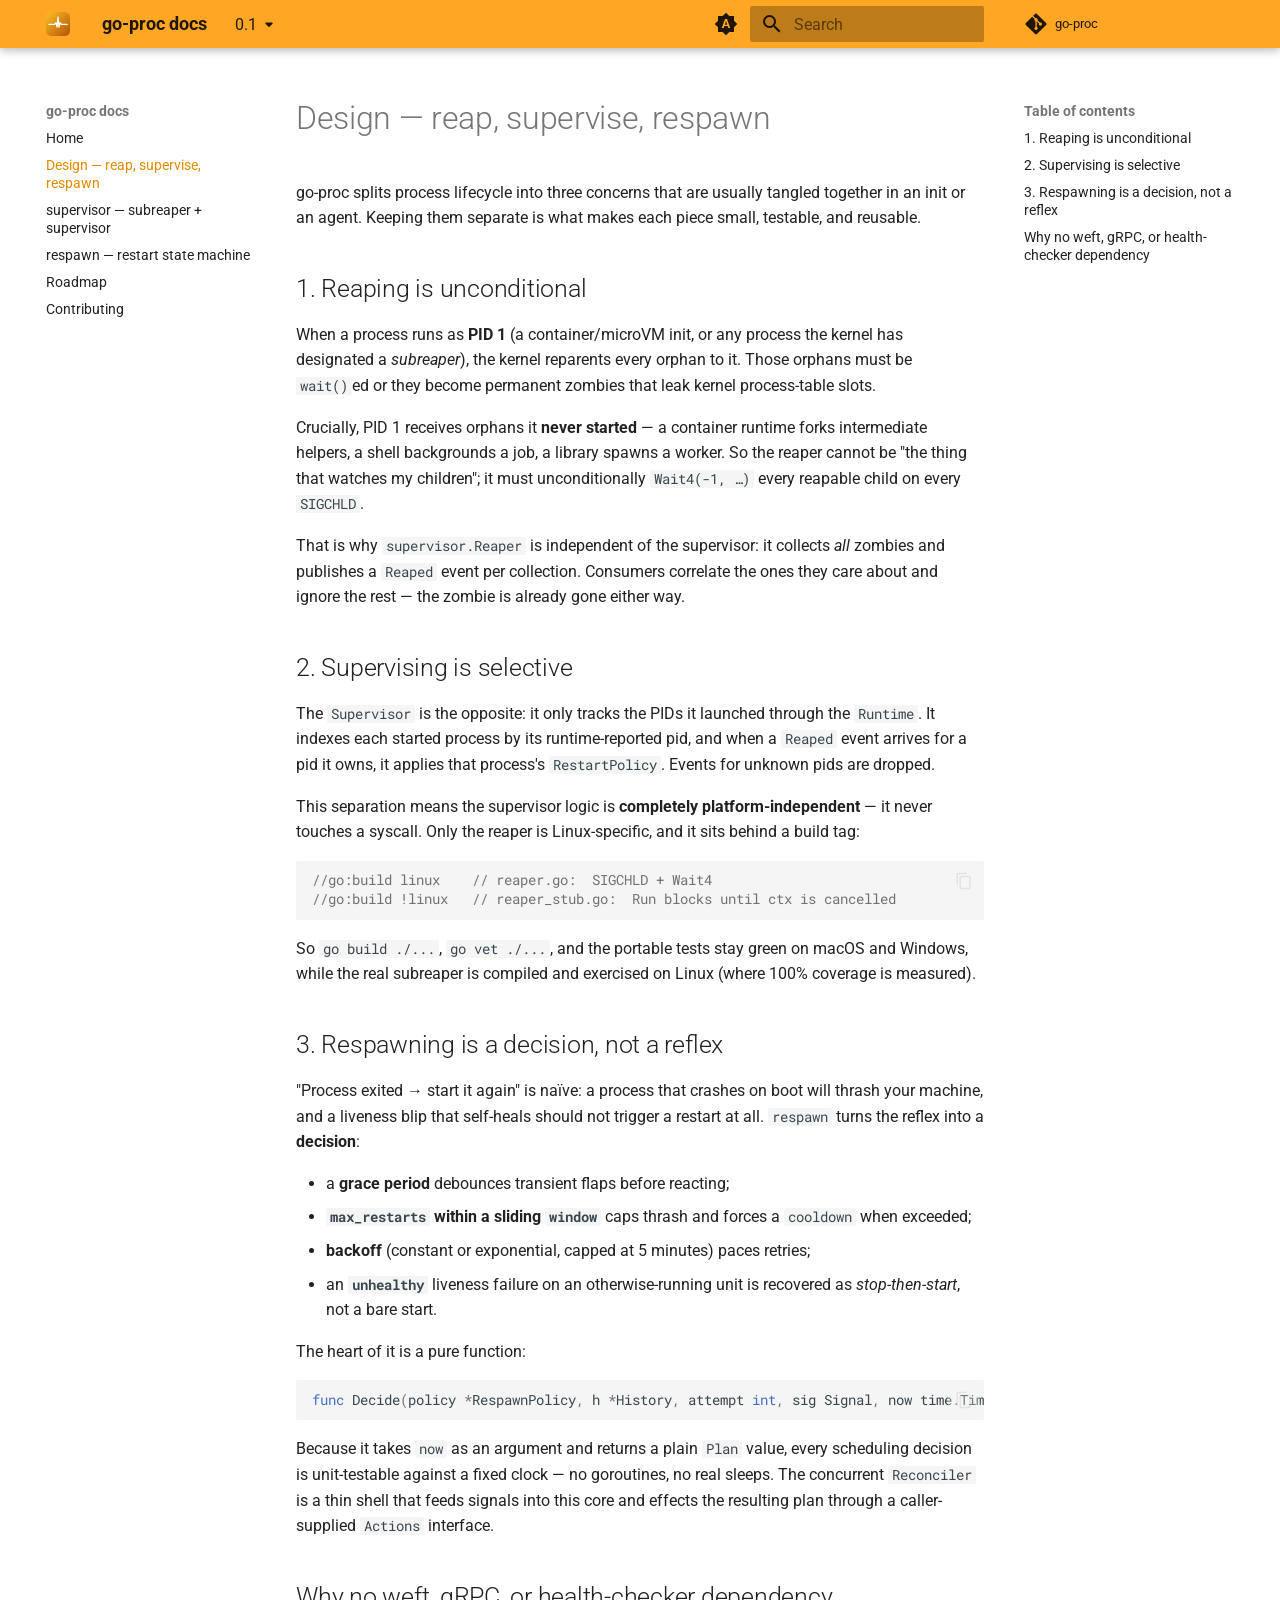
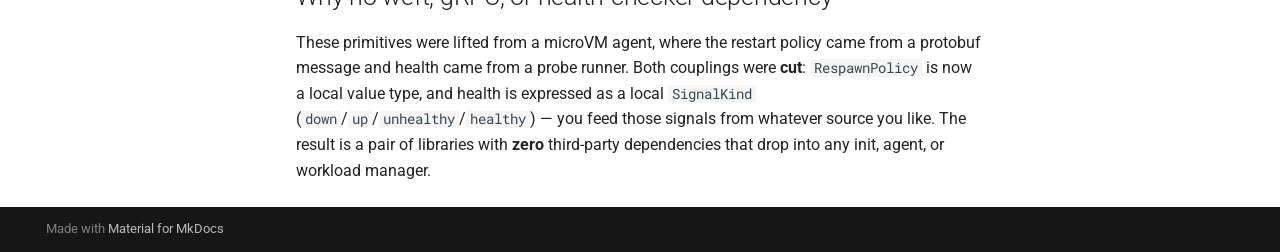
<file: 0.1/why/index.html>
<!doctype html>
<html lang="en" class="no-js">
  <head>
    
      <meta charset="utf-8">
      <meta name="viewport" content="width=device-width,initial-scale=1">
      
        <meta name="description" content="Pure-Go (no cgo) process-lifecycle primitives: a PID-1 subreaper + process supervisor and a restart/reconcile state machine.">
      
      
      
        <link rel="canonical" href="https://go-proc.github.io/docs/0.1/why/">
      
      
        <link rel="prev" href="..">
      
      
        <link rel="next" href="../supervisor/">
      
      
        
      
      
      <link rel="icon" href="../assets/logo.svg">
      <meta name="generator" content="mkdocs-1.6.1, mkdocs-material-9.8.2">
    
    
      
        <title>Design — reap, supervise, respawn - go-proc docs</title>
      
    
    
      <link rel="stylesheet" href="../assets/stylesheets/main.57a0d79d.min.css">
      
        
        <link rel="stylesheet" href="../assets/stylesheets/palette.fb2fffe2.min.css">
      
      


    
    
      
    
    
      
        
        
        <link rel="preconnect" href="https://fonts.gstatic.com" crossorigin>
        <link rel="stylesheet" href="https://fonts.googleapis.com/css?family=Roboto:300,300i,400,400i,700,700i%7CRoboto+Mono:400,400i,700,700i&display=fallback">
        <style>:root{--md-text-font:"Roboto";--md-code-font:"Roboto Mono"}</style>
      
    
    
    <script>__md_scope=new URL("..",location),__md_hash=e=>[...e].reduce(((e,_)=>(e<<5)-e+_.charCodeAt(0)),0),__md_get=(e,_=localStorage,t=__md_scope)=>JSON.parse(_.getItem(t.pathname+"."+e)),__md_set=(e,_,t=localStorage,a=__md_scope)=>{try{t.setItem(a.pathname+"."+e,JSON.stringify(_))}catch(e){}}</script>
    
      

    
    
  </head>
  
  
    
    
      
    
    
    
    
    <body dir="ltr" data-md-color-scheme="default" data-md-color-primary="indigo" data-md-color-accent="indigo">
  
    
    <input class="md-toggle" data-md-toggle="drawer" type="checkbox" id="__drawer" autocomplete="off">
    <input class="md-toggle" data-md-toggle="search" type="checkbox" id="__search" autocomplete="off">
    <label class="md-overlay" for="__drawer"></label>
    <div data-md-component="skip">
      
        
        <a href="#design-reap-supervise-respawn" class="md-skip">
          Skip to content
        </a>
      
    </div>
    <div data-md-component="announce">
      
    </div>
    
      <div data-md-color-scheme="default" data-md-component="outdated" hidden>
        
      </div>
    
    
      

  

<header class="md-header md-header--shadow" data-md-component="header">
  <nav class="md-header__inner md-grid" aria-label="Header">
    <a href=".." title="go-proc docs" class="md-header__button md-logo" aria-label="go-proc docs" data-md-component="logo">
      
  <img src="../assets/logo.svg" alt="logo">

    </a>
    <label class="md-header__button md-icon" for="__drawer">
      
      <svg xmlns="http://www.w3.org/2000/svg" viewBox="0 0 24 24"><path d="M3 6h18v2H3zm0 5h18v2H3zm0 5h18v2H3z"/></svg>
    </label>
    <div class="md-header__title" data-md-component="header-title">
      <div class="md-header__ellipsis">
        <div class="md-header__topic">
          <span class="md-ellipsis">
            go-proc docs
          </span>
        </div>
        <div class="md-header__topic" data-md-component="header-topic">
          <span class="md-ellipsis">
            
              Design — reap, supervise, respawn
            
          </span>
        </div>
      </div>
    </div>
    
      
        <form class="md-header__option" data-md-component="palette">
  
    
    
    
    <input class="md-option" data-md-color-media="(prefers-color-scheme)" data-md-color-scheme="default" data-md-color-primary="indigo" data-md-color-accent="indigo"  aria-label="Switch to light mode"  type="radio" name="__palette" id="__palette_0">
    
      <label class="md-header__button md-icon" title="Switch to light mode" for="__palette_1" hidden>
        <svg xmlns="http://www.w3.org/2000/svg" viewBox="0 0 24 24"><path d="m14.3 16-.7-2h-3.2l-.7 2H7.8L11 7h2l3.2 9zM20 8.69V4h-4.69L12 .69 8.69 4H4v4.69L.69 12 4 15.31V20h4.69L12 23.31 15.31 20H20v-4.69L23.31 12zm-9.15 3.96h2.3L12 9z"/></svg>
      </label>
    
  
    
    
    
    <input class="md-option" data-md-color-media="(prefers-color-scheme: light)" data-md-color-scheme="default" data-md-color-primary="orange" data-md-color-accent="indigo"  aria-label="Switch to dark mode"  type="radio" name="__palette" id="__palette_1">
    
      <label class="md-header__button md-icon" title="Switch to dark mode" for="__palette_2" hidden>
        <svg xmlns="http://www.w3.org/2000/svg" viewBox="0 0 24 24"><path d="M12 8a4 4 0 0 0-4 4 4 4 0 0 0 4 4 4 4 0 0 0 4-4 4 4 0 0 0-4-4m0 10a6 6 0 0 1-6-6 6 6 0 0 1 6-6 6 6 0 0 1 6 6 6 6 0 0 1-6 6m8-9.31V4h-4.69L12 .69 8.69 4H4v4.69L.69 12 4 15.31V20h4.69L12 23.31 15.31 20H20v-4.69L23.31 12z"/></svg>
      </label>
    
  
    
    
    
    <input class="md-option" data-md-color-media="(prefers-color-scheme: dark)" data-md-color-scheme="slate" data-md-color-primary="orange" data-md-color-accent="indigo"  aria-label="Switch to system preference"  type="radio" name="__palette" id="__palette_2">
    
      <label class="md-header__button md-icon" title="Switch to system preference" for="__palette_0" hidden>
        <svg xmlns="http://www.w3.org/2000/svg" viewBox="0 0 24 24"><path d="M12 18c-.89 0-1.74-.2-2.5-.55C11.56 16.5 13 14.42 13 12s-1.44-4.5-3.5-5.45C10.26 6.2 11.11 6 12 6a6 6 0 0 1 6 6 6 6 0 0 1-6 6m8-9.31V4h-4.69L12 .69 8.69 4H4v4.69L.69 12 4 15.31V20h4.69L12 23.31 15.31 20H20v-4.69L23.31 12z"/></svg>
      </label>
    
  
</form>
      
    
    
      <script>var palette=__md_get("__palette");if(palette&&palette.color){if("(prefers-color-scheme)"===palette.color.media){var media=matchMedia("(prefers-color-scheme: light)"),input=document.querySelector(media.matches?"[data-md-color-media='(prefers-color-scheme: light)']":"[data-md-color-media='(prefers-color-scheme: dark)']");palette.color.media=input.getAttribute("data-md-color-media"),palette.color.scheme=input.getAttribute("data-md-color-scheme"),palette.color.primary=input.getAttribute("data-md-color-primary"),palette.color.accent=input.getAttribute("data-md-color-accent")}for(var[key,value]of Object.entries(palette.color))document.body.setAttribute("data-md-color-"+key,value)}</script>
    
    
    
      
      
        <label class="md-header__button md-icon" for="__search">
          
          <svg xmlns="http://www.w3.org/2000/svg" viewBox="0 0 24 24"><path d="M9.5 3A6.5 6.5 0 0 1 16 9.5c0 1.61-.59 3.09-1.56 4.23l.27.27h.79l5 5-1.5 1.5-5-5v-.79l-.27-.27A6.52 6.52 0 0 1 9.5 16 6.5 6.5 0 0 1 3 9.5 6.5 6.5 0 0 1 9.5 3m0 2C7 5 5 7 5 9.5S7 14 9.5 14 14 12 14 9.5 12 5 9.5 5"/></svg>
        </label>
        <div class="md-search" data-md-component="search" role="dialog">
  <label class="md-search__overlay" for="__search"></label>
  <div class="md-search__inner" role="search">
    <form class="md-search__form" name="search">
      <input type="text" class="md-search__input" name="query" aria-label="Search" placeholder="Search" autocapitalize="off" autocorrect="off" autocomplete="off" spellcheck="false" data-md-component="search-query" required>
      <label class="md-search__icon md-icon" for="__search">
        
        <svg xmlns="http://www.w3.org/2000/svg" viewBox="0 0 24 24"><path d="M9.5 3A6.5 6.5 0 0 1 16 9.5c0 1.61-.59 3.09-1.56 4.23l.27.27h.79l5 5-1.5 1.5-5-5v-.79l-.27-.27A6.52 6.52 0 0 1 9.5 16 6.5 6.5 0 0 1 3 9.5 6.5 6.5 0 0 1 9.5 3m0 2C7 5 5 7 5 9.5S7 14 9.5 14 14 12 14 9.5 12 5 9.5 5"/></svg>
        
        <svg xmlns="http://www.w3.org/2000/svg" viewBox="0 0 24 24"><path d="M20 11v2H8l5.5 5.5-1.42 1.42L4.16 12l7.92-7.92L13.5 5.5 8 11z"/></svg>
      </label>
      <nav class="md-search__options" aria-label="Search">
        
        <button type="reset" class="md-search__icon md-icon" title="Clear" aria-label="Clear" tabindex="-1">
          
          <svg xmlns="http://www.w3.org/2000/svg" viewBox="0 0 24 24"><path d="M19 6.41 17.59 5 12 10.59 6.41 5 5 6.41 10.59 12 5 17.59 6.41 19 12 13.41 17.59 19 19 17.59 13.41 12z"/></svg>
        </button>
      </nav>
      
        <div class="md-search__suggest" data-md-component="search-suggest"></div>
      
    </form>
    <div class="md-search__output">
      <div class="md-search__scrollwrap" tabindex="0" data-md-scrollfix>
        <div class="md-search-result" data-md-component="search-result">
          <div class="md-search-result__meta">
            Initializing search
          </div>
          <ol class="md-search-result__list" role="presentation"></ol>
        </div>
      </div>
    </div>
  </div>
</div>
      
    
    
      <div class="md-header__source">
        <a href="https://github.com/go-proc" title="Go to repository" class="md-source" data-md-component="source">
  <div class="md-source__icon md-icon">
    
    <svg xmlns="http://www.w3.org/2000/svg" viewBox="0 0 448 512"><!--! Font Awesome Free 7.1.0 by @fontawesome - https://fontawesome.com License - https://fontawesome.com/license/free (Icons: CC BY 4.0, Fonts: SIL OFL 1.1, Code: MIT License) Copyright 2025 Fonticons, Inc.--><path d="M439.6 236.1 244 40.5c-5.4-5.5-12.8-8.5-20.4-8.5s-15 3-20.4 8.4L162.5 81l51.5 51.5c27.1-9.1 52.7 16.8 43.4 43.7l49.7 49.7c34.2-11.8 61.2 31 35.5 56.7-26.5 26.5-70.2-2.9-56-37.3L240.3 199v121.9c25.3 12.5 22.3 41.8 9.1 55-6.4 6.4-15.2 10.1-24.3 10.1s-17.8-3.6-24.3-10.1c-17.6-17.6-11.1-46.9 11.2-56v-123c-20.8-8.5-24.6-30.7-18.6-45L142.6 101 8.5 235.1C3 240.6 0 247.9 0 255.5s3 15 8.5 20.4l195.6 195.7c5.4 5.4 12.7 8.4 20.4 8.4s15-3 20.4-8.4l194.7-194.7c5.4-5.4 8.4-12.8 8.4-20.4s-3-15-8.4-20.4"/></svg>
  </div>
  <div class="md-source__repository">
    go-proc
  </div>
</a>
      </div>
    
  </nav>
  
</header>
    
    <div class="md-container" data-md-component="container">
      
      
        
          
        
      
      <main class="md-main" data-md-component="main">
        <div class="md-main__inner md-grid">
          
            
              
              <div class="md-sidebar md-sidebar--primary" data-md-component="sidebar" data-md-type="navigation" >
                <div class="md-sidebar__scrollwrap">
                  <div class="md-sidebar__inner">
                    



<nav class="md-nav md-nav--primary" aria-label="Navigation" data-md-level="0">
  <label class="md-nav__title" for="__drawer">
    <a href=".." title="go-proc docs" class="md-nav__button md-logo" aria-label="go-proc docs" data-md-component="logo">
      
  <img src="../assets/logo.svg" alt="logo">

    </a>
    go-proc docs
  </label>
  
    <div class="md-nav__source">
      <a href="https://github.com/go-proc" title="Go to repository" class="md-source" data-md-component="source">
  <div class="md-source__icon md-icon">
    
    <svg xmlns="http://www.w3.org/2000/svg" viewBox="0 0 448 512"><!--! Font Awesome Free 7.1.0 by @fontawesome - https://fontawesome.com License - https://fontawesome.com/license/free (Icons: CC BY 4.0, Fonts: SIL OFL 1.1, Code: MIT License) Copyright 2025 Fonticons, Inc.--><path d="M439.6 236.1 244 40.5c-5.4-5.5-12.8-8.5-20.4-8.5s-15 3-20.4 8.4L162.5 81l51.5 51.5c27.1-9.1 52.7 16.8 43.4 43.7l49.7 49.7c34.2-11.8 61.2 31 35.5 56.7-26.5 26.5-70.2-2.9-56-37.3L240.3 199v121.9c25.3 12.5 22.3 41.8 9.1 55-6.4 6.4-15.2 10.1-24.3 10.1s-17.8-3.6-24.3-10.1c-17.6-17.6-11.1-46.9 11.2-56v-123c-20.8-8.5-24.6-30.7-18.6-45L142.6 101 8.5 235.1C3 240.6 0 247.9 0 255.5s3 15 8.5 20.4l195.6 195.7c5.4 5.4 12.7 8.4 20.4 8.4s15-3 20.4-8.4l194.7-194.7c5.4-5.4 8.4-12.8 8.4-20.4s-3-15-8.4-20.4"/></svg>
  </div>
  <div class="md-source__repository">
    go-proc
  </div>
</a>
    </div>
  
  <ul class="md-nav__list" data-md-scrollfix>
    
      
      
  
  
  
  
    <li class="md-nav__item">
      <a href=".." class="md-nav__link">
        
  
  
  <span class="md-ellipsis">
    
  
    Home
  

    
  </span>
  
  

      </a>
    </li>
  

    
      
      
  
  
    
  
  
  
    <li class="md-nav__item md-nav__item--active">
      
      <input class="md-nav__toggle md-toggle" type="checkbox" id="__toc">
      
      
        
      
      
        <label class="md-nav__link md-nav__link--active" for="__toc">
          
  
  
  <span class="md-ellipsis">
    
  
    Design — reap, supervise, respawn
  

    
  </span>
  
  

          <span class="md-nav__icon md-icon"></span>
        </label>
      
      <a href="./" class="md-nav__link md-nav__link--active">
        
  
  
  <span class="md-ellipsis">
    
  
    Design — reap, supervise, respawn
  

    
  </span>
  
  

      </a>
      
        

<nav class="md-nav md-nav--secondary" aria-label="Table of contents">
  
  
  
    
  
  
    <label class="md-nav__title" for="__toc">
      <span class="md-nav__icon md-icon"></span>
      Table of contents
    </label>
    <ul class="md-nav__list" data-md-component="toc" data-md-scrollfix>
      
        <li class="md-nav__item">
  <a href="#1-reaping-is-unconditional" class="md-nav__link">
    <span class="md-ellipsis">
      
        1. Reaping is unconditional
      
    </span>
  </a>
  
</li>
      
        <li class="md-nav__item">
  <a href="#2-supervising-is-selective" class="md-nav__link">
    <span class="md-ellipsis">
      
        2. Supervising is selective
      
    </span>
  </a>
  
</li>
      
        <li class="md-nav__item">
  <a href="#3-respawning-is-a-decision-not-a-reflex" class="md-nav__link">
    <span class="md-ellipsis">
      
        3. Respawning is a decision, not a reflex
      
    </span>
  </a>
  
</li>
      
        <li class="md-nav__item">
  <a href="#why-no-weft-grpc-or-health-checker-dependency" class="md-nav__link">
    <span class="md-ellipsis">
      
        Why no weft, gRPC, or health-checker dependency
      
    </span>
  </a>
  
</li>
      
    </ul>
  
</nav>
      
    </li>
  

    
      
      
  
  
  
  
    <li class="md-nav__item">
      <a href="../supervisor/" class="md-nav__link">
        
  
  
  <span class="md-ellipsis">
    
  
    supervisor — subreaper + supervisor
  

    
  </span>
  
  

      </a>
    </li>
  

    
      
      
  
  
  
  
    <li class="md-nav__item">
      <a href="../respawn/" class="md-nav__link">
        
  
  
  <span class="md-ellipsis">
    
  
    respawn — restart state machine
  

    
  </span>
  
  

      </a>
    </li>
  

    
      
      
  
  
  
  
    <li class="md-nav__item">
      <a href="../roadmap/" class="md-nav__link">
        
  
  
  <span class="md-ellipsis">
    
  
    Roadmap
  

    
  </span>
  
  

      </a>
    </li>
  

    
      
      
  
  
  
  
    <li class="md-nav__item">
      <a href="../contributing/" class="md-nav__link">
        
  
  
  <span class="md-ellipsis">
    
  
    Contributing
  

    
  </span>
  
  

      </a>
    </li>
  

    
  </ul>
</nav>
                  </div>
                </div>
              </div>
            
            
              
              <div class="md-sidebar md-sidebar--secondary" data-md-component="sidebar" data-md-type="toc" >
                <div class="md-sidebar__scrollwrap">
                  <div class="md-sidebar__inner">
                    

<nav class="md-nav md-nav--secondary" aria-label="Table of contents">
  
  
  
    
  
  
    <label class="md-nav__title" for="__toc">
      <span class="md-nav__icon md-icon"></span>
      Table of contents
    </label>
    <ul class="md-nav__list" data-md-component="toc" data-md-scrollfix>
      
        <li class="md-nav__item">
  <a href="#1-reaping-is-unconditional" class="md-nav__link">
    <span class="md-ellipsis">
      
        1. Reaping is unconditional
      
    </span>
  </a>
  
</li>
      
        <li class="md-nav__item">
  <a href="#2-supervising-is-selective" class="md-nav__link">
    <span class="md-ellipsis">
      
        2. Supervising is selective
      
    </span>
  </a>
  
</li>
      
        <li class="md-nav__item">
  <a href="#3-respawning-is-a-decision-not-a-reflex" class="md-nav__link">
    <span class="md-ellipsis">
      
        3. Respawning is a decision, not a reflex
      
    </span>
  </a>
  
</li>
      
        <li class="md-nav__item">
  <a href="#why-no-weft-grpc-or-health-checker-dependency" class="md-nav__link">
    <span class="md-ellipsis">
      
        Why no weft, gRPC, or health-checker dependency
      
    </span>
  </a>
  
</li>
      
    </ul>
  
</nav>
                  </div>
                </div>
              </div>
            
          
          
            <div class="md-content" data-md-component="content">
              
              <article class="md-content__inner md-typeset">
                
                  



<h1 id="design-reap-supervise-respawn">Design — reap, supervise, respawn<a class="headerlink" href="#design-reap-supervise-respawn" title="Permanent link">&para;</a></h1>
<p>go-proc splits process lifecycle into three concerns that are usually tangled
together in an init or an agent. Keeping them separate is what makes each piece
small, testable, and reusable.</p>
<h2 id="1-reaping-is-unconditional">1. Reaping is unconditional<a class="headerlink" href="#1-reaping-is-unconditional" title="Permanent link">&para;</a></h2>
<p>When a process runs as <strong>PID 1</strong> (a container/microVM init, or any process the
kernel has designated a <em>subreaper</em>), the kernel reparents every orphan to it.
Those orphans must be <code>wait()</code>ed or they become permanent zombies that leak
kernel process-table slots.</p>
<p>Crucially, PID 1 receives orphans it <strong>never started</strong> — a container runtime
forks intermediate helpers, a shell backgrounds a job, a library spawns a worker.
So the reaper cannot be "the thing that watches my children"; it must
unconditionally <code>Wait4(-1, …)</code> every reapable child on every <code>SIGCHLD</code>.</p>
<p>That is why <code>supervisor.Reaper</code> is independent of the supervisor: it collects
<em>all</em> zombies and publishes a <code>Reaped</code> event per collection. Consumers correlate
the ones they care about and ignore the rest — the zombie is already gone either
way.</p>
<h2 id="2-supervising-is-selective">2. Supervising is selective<a class="headerlink" href="#2-supervising-is-selective" title="Permanent link">&para;</a></h2>
<p>The <code>Supervisor</code> is the opposite: it only tracks the PIDs it launched through the
<code>Runtime</code>. It indexes each started process by its runtime-reported pid, and when
a <code>Reaped</code> event arrives for a pid it owns, it applies that process's
<code>RestartPolicy</code>. Events for unknown pids are dropped.</p>
<p>This separation means the supervisor logic is <strong>completely platform-independent</strong>
— it never touches a syscall. Only the reaper is Linux-specific, and it sits
behind a build tag:</p>
<div class="highlight"><pre><span></span><code><a id="__codelineno-0-1" name="__codelineno-0-1" href="#__codelineno-0-1"></a><span class="c1">//go:build linux    // reaper.go:  SIGCHLD + Wait4</span>
<a id="__codelineno-0-2" name="__codelineno-0-2" href="#__codelineno-0-2"></a><span class="c1">//go:build !linux   // reaper_stub.go:  Run blocks until ctx is cancelled</span>
</code></pre></div>
<p>So <code>go build ./...</code>, <code>go vet ./...</code>, and the portable tests stay green on macOS
and Windows, while the real subreaper is compiled and exercised on Linux (where
100% coverage is measured).</p>
<h2 id="3-respawning-is-a-decision-not-a-reflex">3. Respawning is a decision, not a reflex<a class="headerlink" href="#3-respawning-is-a-decision-not-a-reflex" title="Permanent link">&para;</a></h2>
<p>"Process exited → start it again" is naïve: a process that crashes on boot will
thrash your machine, and a liveness blip that self-heals should not trigger a
restart at all. <code>respawn</code> turns the reflex into a <strong>decision</strong>:</p>
<ul>
<li>a <strong>grace period</strong> debounces transient flaps before reacting;</li>
<li><strong><code>max_restarts</code> within a sliding <code>window</code></strong> caps thrash and forces a
  <code>cooldown</code> when exceeded;</li>
<li><strong>backoff</strong> (constant or exponential, capped at 5 minutes) paces retries;</li>
<li>an <strong><code>unhealthy</code></strong> liveness failure on an otherwise-running unit is recovered
  as <em>stop-then-start</em>, not a bare start.</li>
</ul>
<p>The heart of it is a pure function:</p>
<div class="highlight"><pre><span></span><code><a id="__codelineno-1-1" name="__codelineno-1-1" href="#__codelineno-1-1"></a><span class="kd">func</span><span class="w"> </span><span class="nx">Decide</span><span class="p">(</span><span class="nx">policy</span><span class="w"> </span><span class="o">*</span><span class="nx">RespawnPolicy</span><span class="p">,</span><span class="w"> </span><span class="nx">h</span><span class="w"> </span><span class="o">*</span><span class="nx">History</span><span class="p">,</span><span class="w"> </span><span class="nx">attempt</span><span class="w"> </span><span class="kt">int</span><span class="p">,</span><span class="w"> </span><span class="nx">sig</span><span class="w"> </span><span class="nx">Signal</span><span class="p">,</span><span class="w"> </span><span class="nx">now</span><span class="w"> </span><span class="nx">time</span><span class="p">.</span><span class="nx">Time</span><span class="p">)</span><span class="w"> </span><span class="nx">Plan</span>
</code></pre></div>
<p>Because it takes <code>now</code> as an argument and returns a plain <code>Plan</code> value, every
scheduling decision is unit-testable against a fixed clock — no goroutines, no
real sleeps. The concurrent <code>Reconciler</code> is a thin shell that feeds signals into
this core and effects the resulting plan through a caller-supplied <code>Actions</code>
interface.</p>
<h2 id="why-no-weft-grpc-or-health-checker-dependency">Why no weft, gRPC, or health-checker dependency<a class="headerlink" href="#why-no-weft-grpc-or-health-checker-dependency" title="Permanent link">&para;</a></h2>
<p>These primitives were lifted from a microVM agent, where the restart policy came
from a protobuf message and health came from a probe runner. Both couplings were
<strong>cut</strong>: <code>RespawnPolicy</code> is now a local value type, and health is expressed as a
local <code>SignalKind</code> (<code>down</code>/<code>up</code>/<code>unhealthy</code>/<code>healthy</code>) — you feed those signals
from whatever source you like. The result is a pair of libraries with <strong>zero</strong>
third-party dependencies that drop into any init, agent, or workload manager.</p>












                
              </article>
            </div>
          
          
<script>var target=document.getElementById(location.hash.slice(1));target&&target.name&&(target.checked=target.name.startsWith("__tabbed_"))</script>
        </div>
        
          <button type="button" class="md-top md-icon" data-md-component="top" hidden>
  
  <svg xmlns="http://www.w3.org/2000/svg" viewBox="0 0 24 24"><path d="M13 20h-2V8l-5.5 5.5-1.42-1.42L12 4.16l7.92 7.92-1.42 1.42L13 8z"/></svg>
  Back to top
</button>
        
      </main>
      
        <footer class="md-footer">
  
  <div class="md-footer-meta md-typeset">
    <div class="md-footer-meta__inner md-grid">
      <div class="md-copyright">
  
  
    Made with
    <a href="https://squidfunk.github.io/mkdocs-material/" target="_blank" rel="noopener">
      Material for MkDocs
    </a>
  
</div>
      
    </div>
  </div>
</footer>
      
    </div>
    <div class="md-dialog" data-md-component="dialog">
      <div class="md-dialog__inner md-typeset"></div>
    </div>
    
    
    
      
      
      <script id="__config" type="application/json">{"annotate": null, "base": "..", "features": ["navigation.sections", "navigation.top", "navigation.instant", "content.code.copy", "search.suggest"], "search": "../assets/javascripts/workers/search.a7633da7.min.js", "tags": null, "translations": {"clipboard.copied": "Copied to clipboard", "clipboard.copy": "Copy to clipboard", "search.result.more.one": "1 more on this page", "search.result.more.other": "# more on this page", "search.result.none": "No matching documents", "search.result.one": "1 matching document", "search.result.other": "# matching documents", "search.result.placeholder": "Type to start searching", "search.result.term.missing": "Missing", "select.version": "Select version"}, "version": {"default": "latest", "provider": "mike"}}</script>
    
    
      <script src="../assets/javascripts/bundle.a5f9d56c.min.js"></script>
      
    
  </body>
</html>
</file>
<file: 0.1/assets/stylesheets/main.57a0d79d.min.css>
@charset "UTF-8";html{box-sizing:border-box;-webkit-text-size-adjust:none;-moz-text-size-adjust:none;text-size-adjust:none}*,:after,:before{box-sizing:inherit}@media(prefers-reduced-motion){*,:after,:before{transition:none!important}}body{margin:0;-webkit-font-smoothing:antialiased;-moz-osx-font-smoothing:grayscale;--md-text-font-family:var(--md-text-font, _),
    -apple-system, BlinkMacSystemFont, Helvetica, Arial, sans-serif;--md-code-font-family:var(--md-code-font, _),
    SFMono-Regular, Consolas, Menlo, monospace}.md-typeset code:not(.focus-visible),a,button,input,label{-webkit-tap-highlight-color:transparent}a{color:inherit;text-decoration:none}hr{box-sizing:initial;display:block;height:.05rem;padding:0;overflow:visible;border:0}small{font-size:80%}sub,sup{line-height:1em}img{border-style:none}table{border-spacing:0;border-collapse:initial}td,th{font-weight:400;vertical-align:top}button{padding:0;margin:0;font-family:inherit;font-size:inherit;background:#0000;border:0}input{border:0;outline:none}:root{--md-primary-fg-color:#4051b5;--md-primary-fg-color--light:#5d6cc0;--md-primary-fg-color--dark:#303fa1;--md-primary-bg-color:#fff;--md-primary-bg-color--light:#ffffffb3;--md-accent-fg-color:#526cfe;--md-accent-fg-color--transparent:#526cfe1a;--md-accent-bg-color:#fff;--md-accent-bg-color--light:#ffffffb3;--md-typeset-table-sort-icon:url("data:image/svg+xml;charset=utf-8,<svg xmlns='http://www.w3.org/2000/svg' viewBox='0 0 24 24'><path d='m18 21-4-4h3V7h-3l4-4 4 4h-3v10h3M2 19v-2h10v2M2 13v-2h7v2M2 7V5h4v2z'/></svg>");--md-typeset-table-sort-icon--asc:url("data:image/svg+xml;charset=utf-8,<svg xmlns='http://www.w3.org/2000/svg' viewBox='0 0 24 24'><path d='M19 17h3l-4 4-4-4h3V3h2M2 17h10v2H2M6 5v2H2V5m0 6h7v2H2z'/></svg>");--md-typeset-table-sort-icon--desc:url("data:image/svg+xml;charset=utf-8,<svg xmlns='http://www.w3.org/2000/svg' viewBox='0 0 24 24'><path d='M19 7h3l-4-4-4 4h3v14h2M2 17h10v2H2M6 5v2H2V5m0 6h7v2H2z'/></svg>")}[data-md-color-scheme=default]{color-scheme:light}[data-md-color-scheme=default] img[src$="#gh-dark-mode-only"],[data-md-color-scheme=default] img[src$="#only-dark"]{display:none}:root,[data-md-color-scheme=default]{--md-hue:225deg;--md-default-fg-color:#000000de;--md-default-fg-color--light:#0000008a;--md-default-fg-color--lighter:#00000052;--md-default-fg-color--lightest:#00000012;--md-default-bg-color:#fff;--md-default-bg-color--light:#ffffffb3;--md-default-bg-color--lighter:#ffffff4d;--md-default-bg-color--lightest:#ffffff1f;--md-code-fg-color:#36464e;--md-code-bg-color:#f5f5f5;--md-code-bg-color--light:#f5f5f5b3;--md-code-bg-color--lighter:#f5f5f54d;--md-code-hl-color:#4287ff;--md-code-hl-color--light:#4287ff1a;--md-code-hl-number-color:#d52a2a;--md-code-hl-special-color:#db1457;--md-code-hl-function-color:#a846b9;--md-code-hl-constant-color:#6e59d9;--md-code-hl-keyword-color:#3f6ec6;--md-code-hl-string-color:#1c7d4d;--md-code-hl-name-color:var(--md-code-fg-color);--md-code-hl-operator-color:var(--md-default-fg-color--light);--md-code-hl-punctuation-color:var(--md-default-fg-color--light);--md-code-hl-comment-color:var(--md-default-fg-color--light);--md-code-hl-generic-color:var(--md-default-fg-color--light);--md-code-hl-variable-color:var(--md-default-fg-color--light);--md-typeset-color:var(--md-default-fg-color);--md-typeset-a-color:var(--md-primary-fg-color);--md-typeset-del-color:#f5503d26;--md-typeset-ins-color:#0bd57026;--md-typeset-kbd-color:#fafafa;--md-typeset-kbd-accent-color:#fff;--md-typeset-kbd-border-color:#b8b8b8;--md-typeset-mark-color:#ffff0080;--md-typeset-table-color:#0000001f;--md-typeset-table-color--light:#00000009;--md-admonition-fg-color:var(--md-default-fg-color);--md-admonition-bg-color:var(--md-default-bg-color);--md-warning-fg-color:#000000de;--md-warning-bg-color:#ff9;--md-footer-fg-color:#fff;--md-footer-fg-color--light:#ffffffb3;--md-footer-fg-color--lighter:#ffffff73;--md-footer-bg-color:#000000de;--md-footer-bg-color--dark:#00000052;--md-shadow-z1:0 0.2rem 0.5rem #0000000d,
    0 0 0.05rem #0000001a;--md-shadow-z2:0 0.2rem 0.5rem #0000001a,
    0 0 0.05rem #00000040;--md-shadow-z3:0 0.2rem 0.5rem #0003,
    0 0 0.05rem #00000059}.md-icon svg{display:block;width:1.2rem;height:1.2rem;fill:currentcolor}aside,body,input{font-family:var(--md-text-font-family);font-feature-settings:"kern","liga";color:var(--md-typeset-color)}code,kbd,pre{font-family:var(--md-code-font-family);font-feature-settings:"kern"}.md-typeset{font-size:.8rem;line-height:1.6;overflow-wrap:break-word;-webkit-print-color-adjust:exact;color-adjust:exact}@media print{.md-typeset{font-size:.68rem}.md-typeset code,.md-typeset kbd,.md-typeset pre{white-space:pre-wrap}}.md-typeset blockquote,.md-typeset dl,.md-typeset figure,.md-typeset ol,.md-typeset pre,.md-typeset ul{margin-top:1em;margin-bottom:1em}.md-typeset h1{margin:0 0 1.25em;font-size:2em;line-height:1.3;color:var(--md-default-fg-color--light)}.md-typeset h1,.md-typeset h2{font-weight:300;letter-spacing:-.01em}.md-typeset h2{margin:1.6em 0 .64em;font-size:1.5625em;line-height:1.4}.md-typeset h3{margin:1.6em 0 .8em;font-size:1.25em;font-weight:400;line-height:1.5;letter-spacing:-.01em}.md-typeset h2+h3{margin-top:.8em}.md-typeset h4{margin:1em 0;font-weight:700;letter-spacing:-.01em}.md-typeset h5,.md-typeset h6{margin:1.25em 0;font-size:.8em;font-weight:700;color:var(--md-default-fg-color--light);letter-spacing:-.01em}.md-typeset h5{text-transform:uppercase}.md-typeset h5 code{text-transform:none}.md-typeset hr{display:flow-root;margin:1.5em 0;border-bottom:.05rem solid var(--md-default-fg-color--lightest)}.md-typeset a{color:var(--md-typeset-a-color);word-break:break-word}.md-typeset a,.md-typeset a:before{transition:color 125ms}.md-typeset a:focus,.md-typeset a:hover{color:var(--md-accent-fg-color)}.md-typeset a:focus code,.md-typeset a:hover code{color:var(--md-accent-fg-color);background-color:var(--md-accent-fg-color--transparent)}.md-typeset a code{color:var(--md-typeset-a-color)}.md-typeset a.focus-visible{outline-color:var(--md-accent-fg-color);outline-offset:.2rem}.md-typeset code,.md-typeset kbd,.md-typeset pre{font-variant-ligatures:none;color:var(--md-code-fg-color);direction:ltr;transition:background-color 125ms}.md-typeset code{padding:0 .2941176471em;font-size:.85em;word-break:break-word;background-color:var(--md-code-bg-color);border-radius:.1rem;-webkit-box-decoration-break:clone;box-decoration-break:clone;transition:color 125ms,background-color 125ms}.md-typeset code:not(.focus-visible){outline:none}.md-typeset pre{position:relative;display:flow-root;line-height:1.4}.md-typeset pre>code{display:block;padding:.7720588235em 1.1764705882em;margin:0;overflow:auto;word-break:normal;touch-action:auto;scrollbar-color:var(--md-default-fg-color--lighter) #0000;scrollbar-width:thin;outline-color:var(--md-accent-fg-color);box-shadow:none;-webkit-box-decoration-break:slice;box-decoration-break:slice}.md-typeset pre>code:hover{scrollbar-color:var(--md-accent-fg-color) #0000}.md-typeset pre>code::-webkit-scrollbar{width:.2rem;height:.2rem}.md-typeset pre>code::-webkit-scrollbar-thumb{background-color:var(--md-default-fg-color--lighter)}.md-typeset pre>code::-webkit-scrollbar-thumb:hover{background-color:var(--md-accent-fg-color)}.md-typeset kbd{display:inline-block;padding:0 .6666666667em;font-size:.75em;color:var(--md-default-fg-color);word-break:break-word;vertical-align:text-top;background-color:var(--md-typeset-kbd-color);border-radius:.1rem;box-shadow:0 .1rem 0 .05rem var(--md-typeset-kbd-border-color),0 .1rem 0 var(--md-typeset-kbd-border-color),0 -.1rem .2rem var(--md-typeset-kbd-accent-color) inset}.md-typeset mark{color:inherit;word-break:break-word;background-color:var(--md-typeset-mark-color);-webkit-box-decoration-break:clone;box-decoration-break:clone}.md-typeset abbr{text-decoration:none;cursor:help}.md-typeset [data-preview],.md-typeset abbr{border-bottom:.05rem dotted var(--md-default-fg-color--light)}.md-typeset small{opacity:.75}[dir=ltr] .md-typeset sub,[dir=ltr] .md-typeset sup{margin-left:.078125em}[dir=rtl] .md-typeset sub,[dir=rtl] .md-typeset sup{margin-right:.078125em}[dir=ltr] .md-typeset blockquote{padding-left:.6rem;border-left:.2rem solid var(--md-default-fg-color--lighter)}[dir=rtl] .md-typeset blockquote{padding-right:.6rem;border-right:.2rem solid var(--md-default-fg-color--lighter)}.md-typeset blockquote{margin-left:0;margin-right:0;color:var(--md-default-fg-color--light)}.md-typeset ul{list-style-type:disc}.md-typeset ul[type]{list-style-type:revert-layer}[dir=ltr] .md-typeset ol,[dir=ltr] .md-typeset ol li ol,[dir=ltr] .md-typeset ol li ul,[dir=ltr] .md-typeset ul,[dir=ltr] .md-typeset ul li ol,[dir=ltr] .md-typeset ul li ul{margin-left:.625em}[dir=rtl] .md-typeset ol,[dir=rtl] .md-typeset ol li ol,[dir=rtl] .md-typeset ol li ul,[dir=rtl] .md-typeset ul,[dir=rtl] .md-typeset ul li ol,[dir=rtl] .md-typeset ul li ul{margin-right:.625em}.md-typeset ol,.md-typeset ul{padding:0}.md-typeset ol:not([hidden]),.md-typeset ul:not([hidden]){display:flow-root}.md-typeset ol ol,.md-typeset ul ol{list-style-type:lower-alpha}.md-typeset ol ol ol,.md-typeset ul ol ol{list-style-type:lower-roman}.md-typeset ol ol ol ol,.md-typeset ul ol ol ol{list-style-type:upper-alpha}.md-typeset ol ol ol ol ol,.md-typeset ul ol ol ol ol{list-style-type:upper-roman}.md-typeset ol[type],.md-typeset ul[type]{list-style-type:revert-layer}[dir=ltr] .md-typeset ol li,[dir=ltr] .md-typeset ul li{margin-left:1.25em}[dir=rtl] .md-typeset ol li,[dir=rtl] .md-typeset ul li{margin-right:1.25em}.md-typeset ol li,.md-typeset ul li{margin-bottom:.5em}.md-typeset ol li blockquote,.md-typeset ol li p,.md-typeset ul li blockquote,.md-typeset ul li p{margin:.5em 0}.md-typeset ol li:last-child,.md-typeset ul li:last-child{margin-bottom:0}.md-typeset ol li ol,.md-typeset ol li ul,.md-typeset ul li ol,.md-typeset ul li ul{margin-top:.5em;margin-bottom:.5em}[dir=ltr] .md-typeset dd{margin-left:1.875em}[dir=rtl] .md-typeset dd{margin-right:1.875em}.md-typeset dd{margin-top:1em;margin-bottom:1.5em}.md-typeset img,.md-typeset svg,.md-typeset video{max-width:100%;height:auto}.md-typeset img[align=left]{margin:1em 1em 1em 0}.md-typeset img[align=right]{margin:1em 0 1em 1em}.md-typeset img[align]:only-child{margin-top:0}.md-typeset figure{display:flow-root;width:fit-content;max-width:100%;margin:1em auto;text-align:center}.md-typeset figure img{display:block;margin:0 auto}.md-typeset figcaption{max-width:24rem;margin:1em auto;font-style:italic}.md-typeset iframe{max-width:100%}.md-typeset table:not([class]){display:inline-block;max-width:100%;overflow:auto;font-size:.64rem;touch-action:auto;background-color:var(--md-default-bg-color);border:.05rem solid var(--md-typeset-table-color);border-radius:.1rem}@media print{.md-typeset table:not([class]){display:table}}.md-typeset table:not([class])+*{margin-top:1.5em}.md-typeset table:not([class]) td>:first-child,.md-typeset table:not([class]) th>:first-child{margin-top:0}.md-typeset table:not([class]) td>:last-child,.md-typeset table:not([class]) th>:last-child{margin-bottom:0}.md-typeset table:not([class]) td:not([align]),.md-typeset table:not([class]) th:not([align]){text-align:left}[dir=rtl] .md-typeset table:not([class]) td:not([align]),[dir=rtl] .md-typeset table:not([class]) th:not([align]){text-align:right}.md-typeset table:not([class]) th{min-width:5rem;padding:.9375em 1.25em;font-weight:700;vertical-align:top}.md-typeset table:not([class]) td{padding:.9375em 1.25em;vertical-align:top;border-top:.05rem solid var(--md-typeset-table-color)}.md-typeset table:not([class]) tbody tr{transition:background-color 125ms}.md-typeset table:not([class]) tbody tr:hover{background-color:var(--md-typeset-table-color--light);box-shadow:0 .05rem 0 var(--md-default-bg-color) inset}.md-typeset table:not([class]) a{word-break:normal}.md-typeset table th[role=columnheader]{cursor:pointer}[dir=ltr] .md-typeset table th[role=columnheader]:after{margin-left:.5em}[dir=rtl] .md-typeset table th[role=columnheader]:after{margin-right:.5em}.md-typeset table th[role=columnheader]:after{display:inline-block;width:1.2em;height:1.2em;vertical-align:text-bottom;content:"";-webkit-mask-image:var(--md-typeset-table-sort-icon);mask-image:var(--md-typeset-table-sort-icon);-webkit-mask-repeat:no-repeat;mask-repeat:no-repeat;-webkit-mask-size:contain;mask-size:contain;transition:background-color 125ms}.md-typeset table th[role=columnheader]:hover:after{background-color:var(--md-default-fg-color--lighter)}.md-typeset table th[role=columnheader][aria-sort=ascending]:after{background-color:var(--md-default-fg-color--light);-webkit-mask-image:var(--md-typeset-table-sort-icon--asc);mask-image:var(--md-typeset-table-sort-icon--asc)}.md-typeset table th[role=columnheader][aria-sort=descending]:after{background-color:var(--md-default-fg-color--light);-webkit-mask-image:var(--md-typeset-table-sort-icon--desc);mask-image:var(--md-typeset-table-sort-icon--desc)}.md-typeset__scrollwrap{margin:1em -.8rem;overflow-x:auto;touch-action:auto}.md-typeset__table{display:inline-block;padding:0 .8rem;margin-bottom:.5em}@media print{.md-typeset__table{display:block}}html .md-typeset__table table{display:table;width:100%;margin:0;overflow:hidden}@media screen and (max-width:44.984375em){.md-content__inner>pre{margin:1em -.8rem}.md-content__inner>pre code{border-radius:0}}.md-typeset .md-author{position:relative;display:block;flex-shrink:0;width:1.6rem;height:1.6rem;overflow:hidden;border-radius:100%;transition:color 125ms,transform 125ms}.md-typeset .md-author img{display:block}.md-typeset .md-author--more{font-size:.6rem;font-weight:700;line-height:1.6rem;color:var(--md-default-fg-color--lighter);text-align:center;background:var(--md-default-fg-color--lightest)}.md-typeset .md-author--long{width:2.4rem;height:2.4rem}.md-typeset a.md-author{transform:scale(1)}.md-typeset a.md-author img{filter:grayscale(100%) opacity(75%);border-radius:100%;transition:filter 125ms}.md-typeset a.md-author:focus,.md-typeset a.md-author:hover{z-index:1;transform:scale(1.1)}.md-typeset a.md-author:focus img,.md-typeset a.md-author:hover img{filter:grayscale(0)}.md-banner{overflow:auto;color:var(--md-footer-fg-color);background-color:var(--md-footer-bg-color)}@media print{.md-banner{display:none}}.md-banner--warning{color:var(--md-warning-fg-color);background-color:var(--md-warning-bg-color)}.md-banner__inner{padding:0 .8rem;margin:.6rem auto;font-size:.7rem}[dir=ltr] .md-banner__button{float:right}[dir=rtl] .md-banner__button{float:left}.md-banner__button{color:inherit;cursor:pointer;transition:opacity .25s}.no-js .md-banner__button{display:none}.md-banner__button:hover{opacity:.7}html{height:100%;overflow-x:hidden;font-size:125%}@media screen and (min-width:100em){html{font-size:137.5%}}@media screen and (min-width:125em){html{font-size:150%}}body{position:relative;display:flex;flex-direction:column;width:100%;min-height:100%;font-size:.5rem;background-color:var(--md-default-bg-color)}@media print{body{display:block}}@media screen and (max-width:59.984375em){body[data-md-scrolllock]{position:fixed}}.md-grid{max-width:61rem;margin-left:auto;margin-right:auto}.md-container{display:flex;flex-grow:1;flex-direction:column}@media print{.md-container{display:block}}.md-main{flex-grow:1}.md-main__inner{display:flex;height:100%;margin-top:1.5rem}.md-ellipsis{overflow:hidden;text-overflow:ellipsis}.md-toggle{display:none}.md-option{position:absolute;width:0;height:0;opacity:0}.md-option:checked+label:not([hidden]){display:block}.md-option.focus-visible+label{outline-style:auto;outline-color:var(--md-accent-fg-color)}.md-skip{position:fixed;z-index:-1;padding:.3rem .5rem;margin:.5rem;font-size:.64rem;color:var(--md-default-bg-color);background-color:var(--md-default-fg-color);border-radius:.1rem;outline-color:var(--md-accent-fg-color);opacity:0;transform:translateY(.4rem)}.md-skip:focus{z-index:10;opacity:1;transition:transform .25s cubic-bezier(.4,0,.2,1),opacity 175ms 75ms;transform:translateY(0)}@page{margin:25mm}:root{--md-clipboard-icon:url("data:image/svg+xml;charset=utf-8,<svg xmlns='http://www.w3.org/2000/svg' viewBox='0 0 24 24'><path d='M19 21H8V7h11m0-2H8a2 2 0 0 0-2 2v14a2 2 0 0 0 2 2h11a2 2 0 0 0 2-2V7a2 2 0 0 0-2-2m-3-4H4a2 2 0 0 0-2 2v14h2V3h12z'/></svg>");--md-code-select-icon:url("data:image/svg+xml;charset=utf-8,<svg xmlns='http://www.w3.org/2000/svg' viewBox='0 0 24 24'><path d='M19 19h-4v2h4c1.1 0 2-.9 2-2v-4h-2m0-12h-4v2h4v4h2V5c0-1.1-.9-2-2-2M5 5h4V3H5c-1.1 0-2 .9-2 2v4h2m0 6H3v4c0 1.1.9 2 2 2h4v-2H5zm2-4h2v2H7zm4 0h2v2h-2zm4 0h2v2h-2zM7 7h2v2H7zm4 0h2v2h-2zm4 0h2v2h-2zm-8 8h2v2H7zm4 0h2v2h-2zm4 0h2v2h-2z'/></svg>");--md-code-copy-icon:url("data:image/svg+xml;charset=utf-8,<svg xmlns='http://www.w3.org/2000/svg' viewBox='0 0 24 24'><path d='M19 21H8V7h11m0-2H8a2 2 0 0 0-2 2v14a2 2 0 0 0 2 2h11a2 2 0 0 0 2-2V7a2 2 0 0 0-2-2m-3-4H4a2 2 0 0 0-2 2v14h2V3h12z'/></svg>")}.md-clipboard{z-index:1;width:1.5em;height:1.5em;color:var(--md-default-fg-color--lightest);cursor:pointer;border-radius:.1rem;outline-color:var(--md-accent-fg-color);outline-offset:.1rem;transition:color .25s}@media print{.md-clipboard{display:none}}.md-clipboard:not(.focus-visible){outline:none;-webkit-tap-highlight-color:transparent}:hover>.md-clipboard{color:var(--md-default-fg-color--light)}.md-clipboard:focus,.md-clipboard:hover{color:var(--md-accent-fg-color)}.md-clipboard:after{display:block;width:1.125em;height:1.125em;margin:0 auto;content:"";background-color:currentcolor;-webkit-mask-image:var(--md-clipboard-icon);mask-image:var(--md-clipboard-icon);-webkit-mask-repeat:no-repeat;mask-repeat:no-repeat;-webkit-mask-position:center;mask-position:center;-webkit-mask-size:contain;mask-size:contain}.md-clipboard--inline{cursor:pointer}.md-clipboard--inline code{transition:color .25s,background-color .25s}.md-clipboard--inline:focus code,.md-clipboard--inline:hover code{color:var(--md-accent-fg-color);background-color:var(--md-accent-fg-color--transparent)}.md-typeset .md-code__content{display:grid}.md-code__nav{position:absolute;top:.25em;right:.25em;z-index:1;display:flex;gap:.2rem;padding:.2rem;background-color:var(--md-code-bg-color--lighter);border-radius:.1rem;transition:background-color .25s}:hover>.md-code__nav{background-color:var(--md-code-bg-color--light)}.md-code__button{display:block;width:1.5em;height:1.5em;color:var(--md-default-fg-color--lightest);cursor:pointer;outline-color:var(--md-accent-fg-color);outline-offset:.1rem;transition:color .25s}:hover>*>.md-code__button{color:var(--md-default-fg-color--light)}.md-code__button.focus-visible,.md-code__button:hover{color:var(--md-accent-fg-color)}.md-code__button--active{color:var(--md-default-fg-color)!important}.md-code__button:after{display:block;width:1.125em;height:1.125em;margin:0 auto;content:"";background-color:currentcolor;-webkit-mask-repeat:no-repeat;mask-repeat:no-repeat;-webkit-mask-position:center;mask-position:center;-webkit-mask-size:contain;mask-size:contain}.md-code__button[data-md-type=select]:after{-webkit-mask-image:var(--md-code-select-icon);mask-image:var(--md-code-select-icon)}.md-code__button[data-md-type=copy]:after{-webkit-mask-image:var(--md-code-copy-icon);mask-image:var(--md-code-copy-icon)}@keyframes consent{0%{opacity:0;transform:translateY(100%)}to{opacity:1;transform:translateY(0)}}@keyframes overlay{0%{opacity:0}to{opacity:1}}.md-consent__overlay{position:fixed;top:0;z-index:5;width:100%;height:100%;background-color:#0000008a;-webkit-backdrop-filter:blur(.1rem);backdrop-filter:blur(.1rem);opacity:1;animation:overlay .25s both}.md-consent__inner{position:fixed;bottom:0;z-index:5;width:100%;max-height:100%;padding:0;overflow:auto;background-color:var(--md-default-bg-color);border:0;border-radius:.1rem;box-shadow:0 0 .2rem #0000001a,0 .2rem .4rem #0003;animation:consent .5s cubic-bezier(.1,.7,.1,1) both}.md-consent__form{padding:.8rem}.md-consent__settings{display:none;margin:1em 0}input:checked+.md-consent__settings{display:block}.md-consent__controls{margin-bottom:.8rem}.md-typeset .md-consent__controls .md-button{display:inline}@media screen and (max-width:44.984375em){.md-typeset .md-consent__controls .md-button{display:block;width:100%;margin-top:.4rem;text-align:center}}.md-consent label{cursor:pointer}.md-content{flex-grow:1;min-width:0}.md-content__inner{padding-top:.6rem;margin:0 .8rem 1.2rem}@media screen and (min-width:76.25em){[dir=ltr] .md-sidebar--primary:not([hidden])~.md-content>.md-content__inner,[dir=rtl] .md-sidebar--secondary:not([hidden])~.md-content>.md-content__inner{margin-left:1.2rem}[dir=ltr] .md-sidebar--secondary:not([hidden])~.md-content>.md-content__inner,[dir=rtl] .md-sidebar--primary:not([hidden])~.md-content>.md-content__inner{margin-right:1.2rem}}.md-content__inner:before{display:block;height:.4rem;content:""}.md-content__inner>:last-child{margin-bottom:0}[dir=ltr] .md-content__button{float:right;margin-left:.4rem}[dir=rtl] .md-content__button{float:left;margin-right:.4rem}.md-content__button{padding:0;margin:.4rem 0}@media print{.md-content__button{display:none}}.md-typeset .md-content__button{color:var(--md-default-fg-color--lighter)}.md-content__button svg{display:inline;vertical-align:top}[dir=rtl] .md-content__button svg{transform:scaleX(-1)}[dir=ltr] .md-dialog{right:.8rem}[dir=rtl] .md-dialog{left:.8rem}.md-dialog{position:fixed;bottom:.8rem;z-index:4;min-width:11.1rem;padding:.4rem .6rem;pointer-events:none;background-color:var(--md-default-fg-color);border-radius:.1rem;box-shadow:var(--md-shadow-z3);opacity:0;transition:transform 0s .4s,opacity .4s;transform:translateY(100%)}@media print{.md-dialog{display:none}}.md-dialog--active{pointer-events:auto;opacity:1;transition:transform .4s cubic-bezier(.075,.85,.175,1),opacity .4s;transform:translateY(0)}.md-dialog__inner{font-size:.7rem;color:var(--md-default-bg-color)}.md-feedback{margin:2em 0 1em;text-align:center}.md-feedback fieldset{padding:0;margin:0;border:none}.md-feedback__title{margin:1em auto;font-weight:700}.md-feedback__inner{position:relative}.md-feedback__list{position:relative;display:flex;flex-wrap:wrap;place-content:baseline center}.md-feedback__list:hover .md-icon:not(:disabled){color:var(--md-default-fg-color--lighter)}:disabled .md-feedback__list{min-height:1.8rem}.md-feedback__icon{flex-shrink:0;margin:0 .1rem;color:var(--md-default-fg-color--light);cursor:pointer;transition:color 125ms}.md-feedback__icon:not(:disabled).md-icon:hover{color:var(--md-accent-fg-color)}.md-feedback__icon:disabled{color:var(--md-default-fg-color--lightest);pointer-events:none}.md-feedback__note{position:relative;opacity:0;transition:transform .4s cubic-bezier(.1,.7,.1,1),opacity .15s;transform:translateY(.4rem)}.md-feedback__note>*{max-width:16rem;margin:0 auto}:disabled .md-feedback__note{opacity:1;transform:translateY(0)}@media print{.md-feedback,.md-footer{display:none}}.md-footer{color:var(--md-footer-fg-color);background-color:var(--md-footer-bg-color)}.md-footer__inner{justify-content:space-between;padding:.2rem;overflow:auto}.md-footer__inner:not([hidden]){display:flex}.md-footer__link{display:flex;flex-grow:.01;align-items:end;max-width:100%;margin-top:1rem;margin-bottom:.4rem;overflow:hidden;outline-color:var(--md-accent-fg-color);transition:opacity .25s}.md-footer__link:focus,.md-footer__link:hover{opacity:.7}[dir=rtl] .md-footer__link svg{transform:scaleX(-1)}@media screen and (max-width:44.984375em){.md-footer__link--prev{flex-shrink:0}.md-footer__link--prev .md-footer__title{display:none}}[dir=ltr] .md-footer__link--next{margin-left:auto}.md-footer__link--next{text-align:right}[dir=rtl] .md-footer__link--next{margin-right:auto;text-align:left}.md-footer__title{flex-grow:1;max-width:calc(100% - 2.4rem);padding:0 1rem;margin-bottom:.7rem;font-size:.9rem;white-space:nowrap}.md-footer__button{padding:.4rem;margin:.2rem}.md-footer__direction{font-size:.64rem;opacity:.7}.md-footer-meta{background-color:var(--md-footer-bg-color--dark)}.md-footer-meta__inner{display:flex;flex-wrap:wrap;justify-content:space-between;padding:.2rem}html .md-footer-meta.md-typeset a{color:var(--md-footer-fg-color--light)}html .md-footer-meta.md-typeset a:focus,html .md-footer-meta.md-typeset a:hover{color:var(--md-footer-fg-color)}.md-copyright{width:100%;padding:.4rem 0;margin:auto .6rem;font-size:.64rem;color:var(--md-footer-fg-color--lighter)}.md-copyright__highlight{color:var(--md-footer-fg-color--light)}.md-social{display:inline-flex;gap:.2rem;padding:.2rem 0 .6rem;margin:0 .4rem}@media screen and (min-width:45em){.md-copyright{width:auto}.md-social{padding:.6rem 0}}.md-social__link{display:inline-block;width:1.6rem;height:1.6rem;text-align:center}.md-social__link:before{line-height:1.9}.md-social__link svg{max-height:.8rem;vertical-align:-25%;fill:currentcolor}.md-typeset .md-button{display:inline-block;padding:.625em 2em;font-weight:700;color:var(--md-primary-fg-color);cursor:pointer;border:.1rem solid;border-radius:.1rem;transition:color 125ms,background-color 125ms,border-color 125ms}.md-typeset .md-button--primary{color:var(--md-primary-bg-color);background-color:var(--md-primary-fg-color);border-color:var(--md-primary-fg-color)}.md-typeset .md-button:focus,.md-typeset .md-button:hover{color:var(--md-accent-bg-color);background-color:var(--md-accent-fg-color);border-color:var(--md-accent-fg-color)}[dir=ltr] .md-typeset .md-input,[dir=rtl] .md-typeset .md-input{border-top-left-radius:.1rem}[dir=ltr] .md-typeset .md-input,[dir=rtl] .md-typeset .md-input{border-top-right-radius:.1rem}.md-typeset .md-input{height:1.8rem;padding:0 .6rem;font-size:.8rem;border-bottom:.1rem solid var(--md-default-fg-color--lighter);box-shadow:var(--md-shadow-z1);transition:border .25s,box-shadow .25s}.md-typeset .md-input:focus,.md-typeset .md-input:hover{border-bottom-color:var(--md-accent-fg-color);box-shadow:var(--md-shadow-z2)}.md-typeset .md-input--stretch{width:100%}.md-header{position:sticky;left:0;right:0;top:0;z-index:4;display:block;color:var(--md-primary-bg-color);background-color:var(--md-primary-fg-color);box-shadow:0 0 .2rem #0000,0 .2rem .4rem #0000}@media print{.md-header{display:none}}.md-header[hidden]{transition:transform .25s cubic-bezier(.8,0,.6,1),box-shadow .25s;transform:translateY(-100%)}.md-header--shadow{box-shadow:0 0 .2rem #0000001a,0 .2rem .4rem #0003;transition:transform .25s cubic-bezier(.1,.7,.1,1),box-shadow .25s}.md-header__inner{display:flex;align-items:center;padding:0 .2rem}.md-header__button{position:relative;z-index:1;padding:.4rem;margin:.2rem;color:currentcolor;vertical-align:middle;cursor:pointer;outline-color:var(--md-accent-fg-color);transition:opacity .25s}.md-header__button:hover{opacity:.7}.md-header__button:not([hidden]){display:inline-block}.md-header__button:not(.focus-visible){outline:none;-webkit-tap-highlight-color:transparent}.md-header__button.md-logo{padding:.4rem;margin:.2rem}@media screen and (max-width:76.234375em){.md-header__button.md-logo{display:none}}.md-header__button.md-logo img,.md-header__button.md-logo svg{display:block;width:auto;height:1.2rem;fill:currentcolor}@media screen and (min-width:60em){.md-header__button[for=__search]{display:none}}.no-js .md-header__button[for=__search]{display:none}[dir=rtl] .md-header__button[for=__search] svg{transform:scaleX(-1)}@media screen and (min-width:76.25em){.md-header__button[for=__drawer]{display:none}}.md-header__topic{position:absolute;display:flex;max-width:100%;white-space:nowrap;transition:transform .4s cubic-bezier(.1,.7,.1,1),opacity .15s}.md-header__topic+.md-header__topic{z-index:-1;pointer-events:none;opacity:0;transition:transform .4s cubic-bezier(1,.7,.1,.1),opacity .15s;transform:translateX(1.25rem)}[dir=rtl] .md-header__topic+.md-header__topic{transform:translateX(-1.25rem)}.md-draft,.md-header__topic:first-child,.md-nav__title{font-weight:700}[dir=ltr] .md-header__title{margin-left:1rem;margin-right:.4rem}[dir=rtl] .md-header__title{margin-right:1rem;margin-left:.4rem}.md-header__title{flex-grow:1;height:2.4rem;font-size:.9rem;line-height:2.4rem}.md-header__title--active .md-header__topic{z-index:-1;pointer-events:none;opacity:0;transition:transform .4s cubic-bezier(1,.7,.1,.1),opacity .15s;transform:translateX(-1.25rem)}[dir=rtl] .md-header__title--active .md-header__topic{transform:translateX(1.25rem)}.md-header__title--active .md-header__topic+.md-header__topic{z-index:0;pointer-events:auto;opacity:1;transition:transform .4s cubic-bezier(.1,.7,.1,1),opacity .15s;transform:translateX(0)}.md-header__title>.md-header__ellipsis{position:relative;width:100%;height:100%}.md-header__option{display:flex;flex-shrink:0;max-width:100%;white-space:nowrap;transition:max-width 0s .25s,opacity .25s .25s}[data-md-toggle=search]:checked~.md-header .md-header__option{max-width:0;opacity:0;transition:max-width,opacity}.md-header__option>input{bottom:0}.md-header__source{display:none}@media screen and (min-width:60em){[dir=ltr] .md-header__source{margin-left:1rem}[dir=rtl] .md-header__source{margin-right:1rem}.md-header__source{display:block;width:11.7rem;max-width:11.7rem}}@media screen and (min-width:76.25em){[dir=ltr] .md-header__source{margin-left:1.4rem}[dir=rtl] .md-header__source{margin-right:1.4rem}}.md-meta{font-size:.7rem;line-height:1.3;color:var(--md-default-fg-color--light)}.md-meta__list{display:inline-flex;flex-wrap:wrap;padding:0;margin:0;list-style:none}.md-meta__item:not(:last-child):after{margin-left:.2rem;margin-right:.2rem;content:"·"}.md-meta__link{color:var(--md-typeset-a-color)}.md-meta__link:focus,.md-meta__link:hover{color:var(--md-accent-fg-color)}.md-draft{display:inline-block;padding-left:.5714285714em;padding-right:.5714285714em;color:#fff;background-color:#ff1744;border-radius:.125em}:root{--md-nav-icon--prev:url("data:image/svg+xml;charset=utf-8,<svg xmlns='http://www.w3.org/2000/svg' viewBox='0 0 24 24'><path d='M20 11v2H8l5.5 5.5-1.42 1.42L4.16 12l7.92-7.92L13.5 5.5 8 11z'/></svg>");--md-nav-icon--next:url("data:image/svg+xml;charset=utf-8,<svg xmlns='http://www.w3.org/2000/svg' viewBox='0 0 24 24'><path d='M8.59 16.58 13.17 12 8.59 7.41 10 6l6 6-6 6z'/></svg>");--md-toc-icon:url("data:image/svg+xml;charset=utf-8,<svg xmlns='http://www.w3.org/2000/svg' viewBox='0 0 24 24'><path d='M3 9h14V7H3zm0 4h14v-2H3zm0 4h14v-2H3zm16 0h2v-2h-2zm0-10v2h2V7zm0 6h2v-2h-2z'/></svg>");--md-path-icon:url("data:image/svg+xml;charset=utf-8,<svg xmlns='http://www.w3.org/2000/svg' viewBox='0 0 24 24'><path d='M8.59 16.58 13.17 12 8.59 7.41 10 6l6 6-6 6z'/></svg>");--md-post-pin-icon:url("data:image/svg+xml;charset=utf-8,<svg xmlns='http://www.w3.org/2000/svg' viewBox='0 0 24 24'><path d='M16 12V4h1V2H7v2h1v8l-2 2v2h5.2v6h1.6v-6H18v-2z'/></svg>");--md-progress-value:0;--md-progress-delay:400ms;--md-search-result-icon:url("data:image/svg+xml;charset=utf-8,<svg xmlns='http://www.w3.org/2000/svg' viewBox='0 0 24 24'><path d='M14 2H6a2 2 0 0 0-2 2v16a2 2 0 0 0 2 2h7c-.41-.25-.8-.56-1.14-.9-.33-.33-.61-.7-.86-1.1H6V4h7v5h5v1.18c.71.16 1.39.43 2 .82V8zm6.31 16.9c1.33-2.11.69-4.9-1.4-6.22-2.11-1.33-4.91-.68-6.22 1.4-1.34 2.11-.69 4.89 1.4 6.22 1.46.93 3.32.93 4.79.02L22 23.39 23.39 22zm-3.81.1a2.5 2.5 0 0 1-2.5-2.5 2.5 2.5 0 0 1 2.5-2.5 2.5 2.5 0 0 1 2.5 2.5 2.5 2.5 0 0 1-2.5 2.5'/></svg>")}.md-nav,.md-nav__link .md-typeset{font-size:.7rem;line-height:1.3}.md-nav__title{display:block;padding:0 .6rem;overflow:hidden;color:var(--md-default-fg-color--light);text-overflow:ellipsis}.md-nav__title .md-nav__button{display:none}.md-nav__title .md-nav__button img{width:auto;height:100%}.md-nav__title .md-nav__button.md-logo img,.md-nav__title .md-nav__button.md-logo svg{display:block;width:auto;max-width:100%;height:2.4rem;object-fit:contain;fill:currentcolor}.md-nav__list{padding:0;margin:0;list-style:none}.md-nav__link{display:flex;gap:.4rem;align-items:flex-start;margin-top:.625em;scroll-snap-align:start;transition:color 125ms}.md-nav__link--passed,.md-nav__link--passed code{color:var(--md-default-fg-color--light)}.md-nav__item .md-nav__link--active,.md-nav__item .md-nav__link--active code{color:var(--md-typeset-a-color)}.md-nav__link .md-ellipsis{position:relative}.md-nav__link .md-ellipsis code{word-break:normal}[dir=ltr] .md-nav__link .md-icon:last-child{margin-left:auto}[dir=rtl] .md-nav__link .md-icon:last-child{margin-right:auto}.md-nav__link svg{position:relative;flex-shrink:0;height:1.3em;fill:currentcolor}.md-nav__link[for]:focus,.md-nav__link[for]:hover,.md-nav__link[href]:focus,.md-nav__link[href]:hover{color:var(--md-accent-fg-color);cursor:pointer}.md-nav__link[for]:focus code,.md-nav__link[for]:hover code,.md-nav__link[href]:focus code,.md-nav__link[href]:hover code{color:var(--md-accent-fg-color);background-color:var(--md-accent-fg-color--transparent)}.md-nav__link.focus-visible,.md-pagination__link.focus-visible{outline-color:var(--md-accent-fg-color);outline-offset:.2rem}.md-nav--primary .md-nav__link[for=__toc]{display:none}.md-nav--primary .md-nav__link[for=__toc] .md-icon:after{display:block;width:100%;height:100%;background-color:currentcolor;-webkit-mask-image:var(--md-toc-icon);mask-image:var(--md-toc-icon)}.md-nav--primary .md-nav__link[for=__toc]~.md-nav,.md-nav__source{display:none}.md-nav__container>.md-nav__link{margin-top:0}.md-nav__container>.md-nav__link:first-child{flex-grow:1;min-width:0}.md-nav__icon{flex-shrink:0}@media screen and (max-width:76.234375em){.md-nav--primary,.md-nav--primary .md-nav{position:absolute;left:0;right:0;top:0;z-index:1;display:flex;flex-direction:column;height:100%;background-color:var(--md-default-bg-color)}.md-nav--primary .md-nav__item,.md-nav--primary .md-nav__title{font-size:.8rem;line-height:1.5}.md-nav--primary .md-nav__title{position:relative;height:5.6rem;padding:3rem .8rem .2rem;line-height:2.4rem;color:var(--md-default-fg-color--light);white-space:nowrap;cursor:pointer;background-color:var(--md-default-fg-color--lightest)}[dir=ltr] .md-nav--primary .md-nav__title .md-nav__icon{left:.4rem}[dir=rtl] .md-nav--primary .md-nav__title .md-nav__icon{right:.4rem}.md-nav--primary .md-nav__title .md-nav__icon{position:absolute;top:.4rem;display:block;width:1.2rem;height:1.2rem;margin:.2rem}.md-nav--primary .md-nav__title .md-nav__icon:after{display:block;width:100%;height:100%;content:"";background-color:currentcolor;-webkit-mask-image:var(--md-nav-icon--prev);mask-image:var(--md-nav-icon--prev);-webkit-mask-repeat:no-repeat;mask-repeat:no-repeat;-webkit-mask-position:center;mask-position:center;-webkit-mask-size:contain;mask-size:contain}.md-nav--primary .md-nav__title~.md-nav__list{overflow-y:auto;touch-action:pan-y;scroll-snap-type:y mandatory;background-color:var(--md-default-bg-color);box-shadow:0 .05rem 0 var(--md-default-fg-color--lightest) inset}.md-nav--primary .md-nav__title~.md-nav__list>:first-child{border-top:0}.md-nav--primary .md-nav__title[for=__drawer]{font-weight:700;color:var(--md-primary-bg-color);background-color:var(--md-primary-fg-color)}.md-nav--primary .md-nav__title .md-logo{position:absolute;left:.2rem;right:.2rem;top:.2rem;display:block;padding:.4rem;margin:.2rem}.md-nav--primary .md-nav__list{flex:1}.md-nav--primary .md-nav__item{border-top:.05rem solid var(--md-default-fg-color--lightest)}.md-nav--primary .md-nav__item--active>.md-nav__link{color:var(--md-typeset-a-color)}.md-nav--primary .md-nav__item--active>.md-nav__link:focus,.md-nav--primary .md-nav__item--active>.md-nav__link:hover{color:var(--md-accent-fg-color)}.md-nav--primary .md-nav__link{padding:.6rem .8rem;margin-top:0}.md-nav--primary .md-nav__link svg{margin-top:.1em}.md-nav--primary .md-nav__link>.md-nav__link{padding:0}[dir=ltr] .md-nav--primary .md-nav__link .md-nav__icon{margin-right:-.2rem}[dir=rtl] .md-nav--primary .md-nav__link .md-nav__icon{margin-left:-.2rem}.md-nav--primary .md-nav__link .md-nav__icon{width:1.2rem;height:1.2rem;font-size:1.2rem}.md-nav--primary .md-nav__link .md-nav__icon:after{display:block;width:100%;height:100%;content:"";background-color:currentcolor;-webkit-mask-image:var(--md-nav-icon--next);mask-image:var(--md-nav-icon--next);-webkit-mask-repeat:no-repeat;mask-repeat:no-repeat;-webkit-mask-position:center;mask-position:center;-webkit-mask-size:contain;mask-size:contain}[dir=rtl] .md-nav--primary .md-nav__icon:after{transform:scale(-1)}.md-nav--primary .md-nav--secondary .md-nav{position:static;background-color:initial}[dir=ltr] .md-nav--primary .md-nav--secondary .md-nav .md-nav__link{padding-left:1.4rem}[dir=rtl] .md-nav--primary .md-nav--secondary .md-nav .md-nav__link{padding-right:1.4rem}[dir=ltr] .md-nav--primary .md-nav--secondary .md-nav .md-nav .md-nav__link{padding-left:2rem}[dir=rtl] .md-nav--primary .md-nav--secondary .md-nav .md-nav .md-nav__link{padding-right:2rem}[dir=ltr] .md-nav--primary .md-nav--secondary .md-nav .md-nav .md-nav .md-nav__link{padding-left:2.6rem}[dir=rtl] .md-nav--primary .md-nav--secondary .md-nav .md-nav .md-nav .md-nav__link{padding-right:2.6rem}[dir=ltr] .md-nav--primary .md-nav--secondary .md-nav .md-nav .md-nav .md-nav .md-nav__link{padding-left:3.2rem}[dir=rtl] .md-nav--primary .md-nav--secondary .md-nav .md-nav .md-nav .md-nav .md-nav__link{padding-right:3.2rem}.md-nav--secondary{background-color:initial}.md-nav__toggle~.md-nav{display:flex;opacity:0;transition:transform .25s cubic-bezier(.8,0,.6,1),opacity 125ms 50ms;transform:translateX(100%)}[dir=rtl] .md-nav__toggle~.md-nav{transform:translateX(-100%)}.md-nav__toggle:checked~.md-nav{opacity:1;transition:transform .25s cubic-bezier(.4,0,.2,1),opacity 125ms 125ms;transform:translateX(0)}.md-nav__toggle:checked~.md-nav>.md-nav__list{backface-visibility:hidden}}@media screen and (max-width:59.984375em){.md-nav--primary .md-nav__link[for=__toc]{display:flex}.md-nav--primary .md-nav__link[for=__toc] .md-icon:after{content:""}.md-nav--primary .md-nav__link[for=__toc]+.md-nav__link{display:none}.md-nav--primary .md-nav__link[for=__toc]~.md-nav{display:flex}.md-nav__source{display:block;padding:0 .2rem;color:var(--md-primary-bg-color);background-color:var(--md-primary-fg-color--dark)}}@media screen and (min-width:60em) and (max-width:76.234375em){.md-nav--integrated .md-nav__link[for=__toc]{display:flex}.md-nav--integrated .md-nav__link[for=__toc] .md-icon:after{content:""}.md-nav--integrated .md-nav__link[for=__toc]+.md-nav__link{display:none}.md-nav--integrated .md-nav__link[for=__toc]~.md-nav{display:flex}}@media screen and (min-width:60em){.md-nav{margin-bottom:-.4rem}.md-nav--secondary .md-nav__title{position:sticky;top:0;z-index:1;background:var(--md-default-bg-color);box-shadow:0 0 .4rem .4rem var(--md-default-bg-color)}.md-nav--secondary .md-nav__title[for=__toc]{scroll-snap-align:start}.md-nav--secondary .md-nav__title .md-nav__icon{display:none}[dir=ltr] .md-nav--secondary .md-nav__list{padding-left:.6rem}[dir=rtl] .md-nav--secondary .md-nav__list{padding-right:.6rem}.md-nav--secondary .md-nav__list{padding-bottom:.4rem}[dir=ltr] .md-nav--secondary .md-nav__item>.md-nav__link{margin-right:.4rem}[dir=rtl] .md-nav--secondary .md-nav__item>.md-nav__link{margin-left:.4rem}}@media screen and (min-width:76.25em){.md-nav{margin-bottom:-.4rem;transition:max-height .25s cubic-bezier(.86,0,.07,1)}.md-nav--primary .md-nav__title{position:sticky;top:0;z-index:1;background:var(--md-default-bg-color);box-shadow:0 0 .4rem .4rem var(--md-default-bg-color)}.md-nav--primary .md-nav__title[for=__drawer]{scroll-snap-align:start}.md-nav--primary .md-nav__title .md-nav__icon{display:none}[dir=ltr] .md-nav--primary .md-nav__list{padding-left:.6rem}[dir=rtl] .md-nav--primary .md-nav__list{padding-right:.6rem}.md-nav--primary .md-nav__list{padding-bottom:.4rem}[dir=ltr] .md-nav--primary .md-nav__item>.md-nav__link{margin-right:.4rem}[dir=rtl] .md-nav--primary .md-nav__item>.md-nav__link{margin-left:.4rem}.md-nav__toggle~.md-nav{display:grid;grid-template-rows:minmax(.4rem,0fr);visibility:collapse;opacity:0;transition:grid-template-rows .25s cubic-bezier(.86,0,.07,1),opacity .25s,visibility 0s .25s}.md-nav__toggle~.md-nav>.md-nav__list{overflow:hidden}.md-nav__toggle.md-toggle--indeterminate~.md-nav,.md-nav__toggle:checked~.md-nav{grid-template-rows:minmax(.4rem,1fr);visibility:visible;opacity:1;transition:grid-template-rows .25s cubic-bezier(.86,0,.07,1),opacity .15s .1s,visibility}.md-nav__toggle.md-toggle--indeterminate~.md-nav{transition:none}.md-nav__item--nested>.md-nav>.md-nav__title{display:none}.md-nav__item--section{display:block;margin:1.25em 0}.md-nav__item--section:last-child{margin-bottom:0}.md-nav__item--section>.md-nav__link{font-weight:700}.md-nav--lifted>.md-nav__list>.md-nav__item>[for],.md-nav__item--section>.md-nav__link[for]{color:var(--md-default-fg-color--light)}.md-nav--lifted>.md-nav__list>.md-nav__item--active>.md-nav__link:not(.md-nav__container),.md-nav__item--section>.md-nav__link:not(.md-nav__container){pointer-events:none}.md-nav__item--section>.md-nav__link .md-icon,.md-nav__item--section>.md-nav__link>[for]{display:none}[dir=ltr] .md-nav__item--section>.md-nav{margin-left:-.6rem}[dir=rtl] .md-nav__item--section>.md-nav{margin-right:-.6rem}.md-nav__item--section>.md-nav{display:block;visibility:visible;opacity:1}.md-nav__item--section>.md-nav>.md-nav__list>.md-nav__item{padding:0}.md-nav__icon{width:.9rem;height:.9rem;border-radius:100%;transition:background-color .25s}.md-nav__icon:hover{background-color:var(--md-accent-fg-color--transparent)}.md-nav__icon:after{display:inline-block;width:100%;height:100%;vertical-align:-.1rem;content:"";background-color:currentcolor;border-radius:100%;-webkit-mask-image:var(--md-nav-icon--next);mask-image:var(--md-nav-icon--next);-webkit-mask-repeat:no-repeat;mask-repeat:no-repeat;-webkit-mask-position:center;mask-position:center;-webkit-mask-size:contain;mask-size:contain;transition:transform .25s}[dir=rtl] .md-nav__icon:after{transform:rotate(180deg)}.md-nav__item--nested .md-nav__toggle:checked~.md-nav__link .md-nav__icon:after,.md-nav__item--nested .md-toggle--indeterminate~.md-nav__link .md-nav__icon:after{transform:rotate(90deg)}.md-nav--lifted>.md-nav__list>.md-nav__item,.md-nav--lifted>.md-nav__title{display:none}.md-nav--lifted>.md-nav__list>.md-nav__item--active{display:block}.md-nav--lifted>.md-nav__list>.md-nav__item--active>.md-nav__link{position:sticky;top:0;z-index:1;margin-top:0;background:var(--md-default-bg-color);box-shadow:0 0 .4rem .4rem var(--md-default-bg-color)}.md-nav--lifted>.md-nav__list>.md-nav__item--active.md-nav__item--section{margin:0}[dir=ltr] .md-nav--lifted>.md-nav__list>.md-nav__item>.md-nav:not(.md-nav--secondary){margin-left:-.6rem}[dir=rtl] .md-nav--lifted>.md-nav__list>.md-nav__item>.md-nav:not(.md-nav--secondary){margin-right:-.6rem}.md-nav--lifted .md-nav[data-md-level="1"]{grid-template-rows:minmax(.4rem,1fr);visibility:visible;opacity:1}[dir=ltr] .md-nav--integrated>.md-nav__list>.md-nav__item--active .md-nav--secondary{border-left:.05rem solid var(--md-primary-fg-color)}[dir=rtl] .md-nav--integrated>.md-nav__list>.md-nav__item--active .md-nav--secondary{border-right:.05rem solid var(--md-primary-fg-color)}.md-nav--integrated>.md-nav__list>.md-nav__item--active .md-nav--secondary{display:block;margin-bottom:1.25em;visibility:visible;opacity:1}.md-nav--integrated>.md-nav__list>.md-nav__item--active .md-nav--secondary>.md-nav__list{padding-bottom:0;overflow:visible}.md-nav--integrated>.md-nav__list>.md-nav__item--active .md-nav--secondary>.md-nav__title{display:none}}.md-pagination{gap:.4rem;font-size:.8rem;font-weight:700}.md-pagination,.md-pagination>*{display:flex;align-items:center;justify-content:center}.md-pagination>*{min-width:1.8rem;height:1.8rem;text-align:center;border-radius:.2rem}.md-pagination__current{color:var(--md-default-fg-color--light);background-color:var(--md-default-fg-color--lightest)}.md-pagination__link{transition:color 125ms,background-color 125ms}.md-pagination__link:focus,.md-pagination__link:hover{color:var(--md-accent-fg-color);background-color:var(--md-accent-fg-color--transparent)}.md-pagination__link:focus svg,.md-pagination__link:hover svg{color:var(--md-accent-fg-color)}.md-pagination__link svg{display:block;width:1.2rem;max-height:100%;color:var(--md-default-fg-color--lighter);fill:currentcolor}.md-path{padding-top:1.2rem;margin:0 .8rem;overflow:auto;font-size:.7rem}.md-path:not([hidden]){display:block}@media screen and (min-width:76.25em){.md-path{margin:0 1.2rem}}.md-path__list{display:flex;gap:.2rem;align-items:center;padding:0;margin:0;list-style:none}.md-path__item:not(:first-child){display:inline-flex;gap:.2rem;white-space:nowrap}.md-path__item:not(:first-child):before{display:inline;width:.8rem;height:.8rem;content:"";background-color:var(--md-default-fg-color--lighter);-webkit-mask-image:var(--md-path-icon);mask-image:var(--md-path-icon)}.md-path__link{display:flex;align-items:center;color:var(--md-default-fg-color--light)}.md-path__link:focus,.md-path__link:hover,.md-post .md-post__meta a:focus,.md-post .md-post__meta a:hover{color:var(--md-accent-fg-color)}.md-post__back{padding-bottom:1.2rem;margin-bottom:1.2rem;border-bottom:.05rem solid var(--md-default-fg-color--lightest)}@media screen and (max-width:76.234375em){.md-post__back{display:none}}[dir=rtl] .md-post__back svg{transform:scaleX(-1)}.md-post__authors{display:flex;flex-direction:column;gap:.6rem;margin:0 .6rem 1.2rem}.md-post .md-post__meta a{transition:color 125ms}.md-post__title{font-weight:700;color:var(--md-default-fg-color--light)}.md-post--excerpt{margin-bottom:3.2rem}.md-post--excerpt .md-post__header{display:flex;gap:.6rem;align-items:center;min-height:1.6rem}.md-post--excerpt .md-post__authors{display:inline-flex;flex-direction:row;gap:.2rem;align-items:center;min-height:2.4rem;margin:0}[dir=ltr] .md-post--excerpt .md-post__meta .md-meta__list{margin-right:.4rem}[dir=rtl] .md-post--excerpt .md-post__meta .md-meta__list{margin-left:.4rem}.md-post--excerpt .md-post__content>:first-child{--md-scroll-margin:6rem;margin-top:0}.md-post>.md-nav--secondary{margin:1em 0}.md-pin{padding:.2rem;margin-top:-.05rem;background:var(--md-default-fg-color--lightest);border-radius:1rem}.md-pin:after{display:block;width:.6rem;height:.6rem;margin:0 auto;content:"";background-color:currentcolor;-webkit-mask-image:var(--md-post-pin-icon);mask-image:var(--md-post-pin-icon);-webkit-mask-repeat:no-repeat;mask-repeat:no-repeat;-webkit-mask-position:center;mask-position:center;-webkit-mask-size:contain;mask-size:contain}.md-profile{display:flex;gap:.6rem;align-items:center;width:100%;font-size:.7rem;line-height:1.4}.md-profile__description{flex-grow:1}.md-content--post{display:flex}.md-content--post>.md-content__inner{flex-grow:1;min-width:0}@media screen and (min-width:76.25em){[dir=ltr] .md-content--post>.md-content__inner{margin-left:1.2rem}[dir=rtl] .md-content--post>.md-content__inner{margin-right:1.2rem}}@media screen and (max-width:76.234375em){.md-content--post{flex-flow:column-reverse}.md-sidebar.md-sidebar--post{position:static;width:100%;padding:0}.md-sidebar.md-sidebar--post .md-sidebar__scrollwrap{overflow:visible}.md-sidebar.md-sidebar--post .md-sidebar__inner{padding:0}.md-sidebar.md-sidebar--post .md-post__meta{margin-left:.6rem;margin-right:.6rem}.md-sidebar.md-sidebar--post .md-nav__item{display:inline;border:none}.md-sidebar.md-sidebar--post .md-nav__list{display:inline-flex;flex-wrap:wrap;gap:.6rem;padding-top:.6rem;padding-bottom:.6rem}.md-sidebar.md-sidebar--post .md-nav__link{padding:0}.md-sidebar.md-sidebar--post .md-nav{position:static;height:auto;margin-bottom:0}}.md-progress{position:fixed;top:0;z-index:4;width:100%;height:.075rem;background:var(--md-primary-bg-color);opacity:min(clamp(0,var(--md-progress-value),1),clamp(0,100 - var(--md-progress-value),1));transition:transform .5s cubic-bezier(.19,1,.22,1),opacity .25s var(--md-progress-delay);transform:scaleX(calc(var(--md-progress-value) * 1%));transform-origin:left}.md-search{position:relative}.no-js .md-search{display:none}.md-search__overlay{z-index:1;opacity:0}@media screen and (max-width:59.984375em){[dir=ltr] .md-search__overlay{left:-2.2rem}[dir=rtl] .md-search__overlay{right:-2.2rem}.md-search__overlay{position:absolute;top:-1rem;width:2rem;height:2rem;overflow:hidden;pointer-events:none;background-color:var(--md-default-bg-color);border-radius:1rem;transition:transform .3s .1s,opacity .2s .2s;transform-origin:center}[data-md-toggle=search]:checked~.md-header .md-search__overlay{opacity:1;transition:transform .4s,opacity .1s}}@media screen and (min-width:60em){.md-search{padding:.2rem 0}[dir=ltr] .md-search__overlay{left:0}[dir=rtl] .md-search__overlay{right:0}.md-search__overlay{position:fixed;top:0;width:0;height:0;cursor:pointer;background-color:#0000008a;transition:width 0s .25s,height 0s .25s,opacity .25s}[data-md-toggle=search]:checked~.md-header .md-search__overlay{width:100%;height:200vh;opacity:1;transition:width,height,opacity .25s}}@media screen and (max-width:29.984375em){[data-md-toggle=search]:checked~.md-header .md-search__overlay{transform:scale(45)}}@media screen and (min-width:30em) and (max-width:44.984375em){[data-md-toggle=search]:checked~.md-header .md-search__overlay{transform:scale(60)}}@media screen and (min-width:45em) and (max-width:59.984375em){[data-md-toggle=search]:checked~.md-header .md-search__overlay{transform:scale(75)}}.md-search__inner,.md-search__scrollwrap,.md-sidebar__scrollwrap{backface-visibility:hidden}@media screen and (max-width:59.984375em){[dir=ltr] .md-search__inner{left:0}.md-search__inner{position:fixed;top:0;z-index:2;width:0;height:0;overflow:hidden;opacity:0;transition:width 0s .3s,height 0s .3s,transform .15s cubic-bezier(.4,0,.2,1) .15s,opacity .15s .15s;transform:translateX(5%)}[dir=rtl] .md-search__inner{right:0;transform:translateX(-5%)}[data-md-toggle=search]:checked~.md-header .md-search__inner{width:100%;height:100%;opacity:1;transition:width,height,transform .15s cubic-bezier(.1,.7,.1,1) .15s,opacity .15s .15s;transform:translateX(0)}}@media screen and (min-width:60em){[dir=ltr] .md-search__inner{float:right}[dir=rtl] .md-search__inner{float:left}.md-search__inner{position:relative;width:11.7rem;padding:.1rem 0;transition:width .25s cubic-bezier(.1,.7,.1,1)}}@media screen and (min-width:60em) and (max-width:76.234375em){[data-md-toggle=search]:checked~.md-header .md-search__inner{width:23.4rem}}@media screen and (min-width:76.25em){[data-md-toggle=search]:checked~.md-header .md-search__inner{width:34.4rem}}.md-search__form{position:relative;z-index:2;height:2.4rem;background-color:var(--md-default-bg-color);box-shadow:0 0 .6rem #0000;transition:color .25s,background-color .25s}@media screen and (min-width:60em){.md-search__form{height:1.8rem;background-color:#00000042;border-radius:.1rem}.md-search__form:hover{background-color:#ffffff1f}}[data-md-toggle=search]:checked~.md-header .md-search__form{color:var(--md-default-fg-color);background-color:var(--md-default-bg-color);border-radius:.1rem .1rem 0 0;box-shadow:0 0 .6rem #00000012}[dir=ltr] .md-search__input{padding-left:3.6rem;padding-right:2.2rem}[dir=rtl] .md-search__input{padding-right:3.6rem;padding-left:2.2rem}.md-search__input{position:relative;z-index:2;width:100%;height:100%;font-size:.9rem;text-overflow:ellipsis;background:#0000}.md-search__input::placeholder{transition:color .25s}.md-search__input::placeholder,.md-search__input~.md-search__icon{color:var(--md-default-fg-color--light)}.md-search__input::-ms-clear{display:none}@media screen and (max-width:59.984375em){.md-search__input{width:100%;height:2.4rem;font-size:.9rem}}.md-search__icon{display:inline-block;width:1.2rem;height:1.2rem;cursor:pointer;transition:color .25s,opacity .25s}.md-search__icon:hover{opacity:.7}[dir=ltr] .md-search__icon[for=__search]{left:.5rem}[dir=rtl] .md-search__icon[for=__search]{right:.5rem}.md-search__icon[for=__search]{position:absolute;top:.3rem;z-index:2}[dir=rtl] .md-search__icon[for=__search] svg{transform:scaleX(-1)}@media screen and (max-width:59.984375em){[dir=ltr] .md-search__icon[for=__search]{left:.8rem}[dir=rtl] .md-search__icon[for=__search]{right:.8rem}.md-search__icon[for=__search]{top:.6rem}.md-search__icon[for=__search] svg:first-child{display:none}}@media screen and (min-width:60em){[dir=ltr] .md-search__input{padding-left:2.2rem}[dir=rtl] .md-search__input{padding-right:2.2rem}.md-search__input{font-size:.8rem;color:inherit}.md-search__input::placeholder{color:var(--md-primary-bg-color--light)}.md-search__input+.md-search__icon{color:var(--md-primary-bg-color)}[data-md-toggle=search]:checked~.md-header .md-search__input{text-overflow:clip}[data-md-toggle=search]:checked~.md-header .md-search__input+.md-search__icon{color:var(--md-default-fg-color--light)}[data-md-toggle=search]:checked~.md-header .md-search__input::placeholder{color:#0000}.md-search__icon[for=__search]{pointer-events:none}.md-search__icon[for=__search] svg:last-child{display:none}}[dir=ltr] .md-search__options{right:.5rem}[dir=rtl] .md-search__options{left:.5rem}.md-search__options{position:absolute;top:.3rem;z-index:2;pointer-events:none}@media screen and (max-width:59.984375em){[dir=ltr] .md-search__options{right:.8rem}[dir=rtl] .md-search__options{left:.8rem}.md-search__options{top:.6rem}}[dir=ltr] .md-search__options>.md-icon{margin-left:.2rem}[dir=rtl] .md-search__options>.md-icon{margin-right:.2rem}.md-search__options>.md-icon{color:var(--md-default-fg-color--light);opacity:0;transition:transform .15s cubic-bezier(.1,.7,.1,1),opacity .15s;transform:scale(.75)}.md-search__options>.md-icon:not(.focus-visible){outline:none;-webkit-tap-highlight-color:transparent}[data-md-toggle=search]:checked~.md-header .md-search__input:valid~.md-search__options>.md-icon{pointer-events:auto;opacity:1;transform:scale(1)}[data-md-toggle=search]:checked~.md-header .md-search__input:valid~.md-search__options>.md-icon:hover{opacity:.7}[dir=ltr] .md-search__suggest{padding-left:3.6rem;padding-right:2.2rem}[dir=rtl] .md-search__suggest{padding-right:3.6rem;padding-left:2.2rem}.md-search__suggest{position:absolute;top:0;display:flex;align-items:center;width:100%;height:100%;font-size:.9rem;color:var(--md-default-fg-color--lighter);white-space:pre;opacity:0;transition:opacity 50ms}[data-md-toggle=search]:checked~.md-header .md-search__suggest{opacity:1;transition:opacity .3s .1s}[dir=ltr] .md-search__output,[dir=rtl] .md-search__output{border-bottom-left-radius:.1rem}[dir=ltr] .md-search__output,[dir=rtl] .md-search__output{border-bottom-right-radius:.1rem}.md-search__output{position:absolute;z-index:1;width:100%;overflow:hidden}@media screen and (max-width:59.984375em){.md-search__output{top:2.4rem;bottom:0}}.md-search__scrollwrap{height:100%;overflow-y:auto;touch-action:pan-y;background-color:var(--md-default-bg-color)}@media(max-resolution:1dppx){.md-search__scrollwrap{transform:translateZ(0)}}@media screen and (min-width:60em) and (max-width:76.234375em){.md-search__scrollwrap{width:23.4rem}}@media screen and (min-width:76.25em){.md-search__scrollwrap{width:34.4rem}}@media screen and (min-width:60em){[dir=ltr] .md-search__suggest{padding-left:2.2rem}[dir=rtl] .md-search__suggest{padding-right:2.2rem}.md-search__suggest{font-size:.8rem}.md-search__output{top:1.9rem;opacity:0;transition:opacity .4s}[data-md-toggle=search]:checked~.md-header .md-search__output{box-shadow:var(--md-shadow-z3);opacity:1}.md-search__scrollwrap{max-height:0;scrollbar-color:var(--md-default-fg-color--lighter) #0000;scrollbar-width:thin}[data-md-toggle=search]:checked~.md-header .md-search__scrollwrap{max-height:75vh}.md-search__scrollwrap:hover{scrollbar-color:var(--md-accent-fg-color) #0000}.md-search__scrollwrap::-webkit-scrollbar{width:.2rem;height:.2rem}.md-search__scrollwrap::-webkit-scrollbar-thumb{background-color:var(--md-default-fg-color--lighter)}.md-search__scrollwrap::-webkit-scrollbar-thumb:hover{background-color:var(--md-accent-fg-color)}}.md-search-result{color:var(--md-default-fg-color);word-break:break-word}.md-search-result__meta{padding:0 .8rem;font-size:.64rem;line-height:1.8rem;color:var(--md-default-fg-color--light);scroll-snap-align:start;background-color:var(--md-default-fg-color--lightest)}@media screen and (min-width:60em){[dir=ltr] .md-search-result__meta{padding-left:2.2rem}[dir=rtl] .md-search-result__meta{padding-right:2.2rem}}.md-search-result__list{padding:0;margin:0;list-style:none;-webkit-user-select:none;user-select:none}.md-search-result__item{box-shadow:0 -.05rem var(--md-default-fg-color--lightest)}.md-search-result__item:first-child{box-shadow:none}.md-search-result__link{display:block;scroll-snap-align:start;outline:none;transition:background-color .25s}.md-search-result__link:focus,.md-search-result__link:hover{background-color:var(--md-accent-fg-color--transparent)}.md-search-result__link:last-child p:last-child{margin-bottom:.6rem}.md-search-result__more>summary{position:sticky;top:0;z-index:1;display:block;cursor:pointer;scroll-snap-align:start;outline:none}.md-search-result__more>summary::marker{display:none}.md-search-result__more>summary::-webkit-details-marker{display:none}.md-search-result__more>summary>div{padding:.75em .8rem;font-size:.64rem;color:var(--md-typeset-a-color);transition:color .25s,background-color .25s}@media screen and (min-width:60em){[dir=ltr] .md-search-result__more>summary>div{padding-left:2.2rem}[dir=rtl] .md-search-result__more>summary>div{padding-right:2.2rem}}.md-search-result__more>summary:focus>div,.md-search-result__more>summary:hover>div{color:var(--md-accent-fg-color);background-color:var(--md-accent-fg-color--transparent)}.md-search-result__more[open]>summary{background-color:var(--md-default-bg-color)}.md-search-result__article{position:relative;padding:0 .8rem;overflow:hidden}@media screen and (min-width:60em){[dir=ltr] .md-search-result__article{padding-left:2.2rem}[dir=rtl] .md-search-result__article{padding-right:2.2rem}}[dir=ltr] .md-search-result__icon{left:0}[dir=rtl] .md-search-result__icon{right:0}.md-search-result__icon{position:absolute;width:1.2rem;height:1.2rem;margin:.5rem;color:var(--md-default-fg-color--light)}@media screen and (max-width:59.984375em){.md-search-result__icon{display:none}}.md-search-result__icon:after{display:inline-block;width:100%;height:100%;content:"";background-color:currentcolor;-webkit-mask-image:var(--md-search-result-icon);mask-image:var(--md-search-result-icon);-webkit-mask-repeat:no-repeat;mask-repeat:no-repeat;-webkit-mask-position:center;mask-position:center;-webkit-mask-size:contain;mask-size:contain}[dir=rtl] .md-search-result__icon:after{transform:scaleX(-1)}.md-search-result .md-typeset{font-size:.64rem;line-height:1.6;color:var(--md-default-fg-color--light)}.md-search-result .md-typeset h1{margin:.55rem 0;font-size:.8rem;font-weight:400;line-height:1.4;color:var(--md-default-fg-color)}.md-search-result .md-typeset h1 mark,.md-search-result .md-typeset h2 mark{text-decoration:none}.md-search-result .md-typeset h2{font-weight:700;line-height:1.6}.md-search-result .md-typeset h2,.md-search-result__terms{margin:.5em 0;font-size:.64rem;color:var(--md-default-fg-color)}.md-search-result__terms{display:block;font-style:italic}.md-search-result mark{color:var(--md-accent-fg-color);text-decoration:underline;background-color:initial}.md-select{position:relative;z-index:1}.md-select__inner{position:absolute;top:calc(100% - .2rem);left:50%;max-height:0;margin-top:.2rem;color:var(--md-default-fg-color);background-color:var(--md-default-bg-color);border-radius:.1rem;box-shadow:var(--md-shadow-z2);opacity:0;transition:transform .25s 375ms,opacity .25s .25s,max-height 0s .5s;transform:translate3d(-50%,.3rem,0)}.md-select:focus-within .md-select__inner,.md-select:hover .md-select__inner{max-height:10rem;opacity:1;transition:transform .25s cubic-bezier(.1,.7,.1,1),opacity .25s,max-height;transform:translate3d(-50%,0,0)}.md-select__inner:after{position:absolute;top:0;left:50%;width:0;height:0;margin-top:-.2rem;margin-left:-.2rem;content:"";border:.2rem solid #0000;border-top:0;border-bottom-color:var(--md-default-bg-color)}.md-select__list{max-height:inherit;padding:0;margin:0;overflow:auto;font-size:.8rem;list-style-type:none;border-radius:.1rem}.md-select__item{line-height:1.8rem}[dir=ltr] .md-select__link{padding-left:.6rem;padding-right:1.2rem}[dir=rtl] .md-select__link{padding-right:.6rem;padding-left:1.2rem}.md-select__link{display:block;width:100%;cursor:pointer;scroll-snap-align:start;outline:none;transition:background-color .25s,color .25s}.md-select__link:focus,.md-select__link:hover{color:var(--md-accent-fg-color)}.md-select__link:focus{background-color:var(--md-default-fg-color--lightest)}.md-sidebar{position:sticky;top:2.4rem;flex-shrink:0;align-self:flex-start;width:12.1rem;padding:1.2rem 0}@media print{.md-sidebar{display:none}}@media screen and (max-width:76.234375em){[dir=ltr] .md-sidebar--primary{left:-12.1rem}[dir=rtl] .md-sidebar--primary{right:-12.1rem}.md-sidebar--primary{position:fixed;top:0;z-index:5;display:block;width:12.1rem;height:100%;background-color:var(--md-default-bg-color);transition:transform .25s cubic-bezier(.4,0,.2,1),box-shadow .25s;transform:translateX(0)}[data-md-toggle=drawer]:checked~.md-container .md-sidebar--primary{box-shadow:var(--md-shadow-z3);transform:translateX(12.1rem)}[dir=rtl] [data-md-toggle=drawer]:checked~.md-container .md-sidebar--primary{transform:translateX(-12.1rem)}.md-sidebar--primary .md-sidebar__scrollwrap{position:absolute;top:0;right:0;bottom:0;left:0;margin:0;overflow:hidden;scroll-snap-type:none}}@media screen and (min-width:76.25em){.md-sidebar{height:0}.no-js .md-sidebar{height:auto}.md-header--lifted~.md-container .md-sidebar{top:4.8rem}}.md-sidebar--secondary{display:none;order:2}@media screen and (min-width:60em){.md-sidebar--secondary{height:0}.no-js .md-sidebar--secondary{height:auto}.md-sidebar--secondary:not([hidden]){display:block}.md-sidebar--secondary .md-sidebar__scrollwrap{touch-action:pan-y}.md-sidebar__scrollwrap{scrollbar-gutter:stable;scrollbar-width:thin}}.md-sidebar__scrollwrap{margin:0 .2rem;overflow-y:auto;scrollbar-color:var(--md-default-fg-color--lighter) #0000}.md-sidebar__scrollwrap::-webkit-scrollbar{width:.2rem;height:.2rem}.md-sidebar__scrollwrap:focus-within,.md-sidebar__scrollwrap:hover{scrollbar-color:var(--md-accent-fg-color) #0000}.md-sidebar__scrollwrap:focus-within::-webkit-scrollbar-thumb,.md-sidebar__scrollwrap:hover::-webkit-scrollbar-thumb{background-color:var(--md-default-fg-color--lighter)}.md-sidebar__scrollwrap:focus-within::-webkit-scrollbar-thumb:hover,.md-sidebar__scrollwrap:hover::-webkit-scrollbar-thumb:hover{background-color:var(--md-accent-fg-color)}@supports selector(::-webkit-scrollbar){.md-sidebar__scrollwrap{scrollbar-gutter:auto}[dir=ltr] .md-sidebar__inner{padding-right:calc(100% - 11.5rem)}[dir=rtl] .md-sidebar__inner{padding-left:calc(100% - 11.5rem)}}@media screen and (max-width:76.234375em){.md-overlay{position:fixed;top:0;z-index:5;width:0;height:0;background-color:#0000008a;opacity:0;transition:width 0s .25s,height 0s .25s,opacity .25s}[data-md-toggle=drawer]:checked~.md-overlay{width:100%;height:100%;opacity:1;transition:width,height,opacity .25s}}@keyframes facts{0%{height:0}to{height:.65rem}}@keyframes fact{0%{opacity:0;transform:translateY(100%)}50%{opacity:0}to{opacity:1;transform:translateY(0)}}:root{--md-source-forks-icon:url("data:image/svg+xml;charset=utf-8,<svg xmlns='http://www.w3.org/2000/svg' viewBox='0 0 16 16'><path d='M5 5.372v.878c0 .414.336.75.75.75h4.5a.75.75 0 0 0 .75-.75v-.878a2.25 2.25 0 1 1 1.5 0v.878a2.25 2.25 0 0 1-2.25 2.25h-1.5v2.128a2.251 2.251 0 1 1-1.5 0V8.5h-1.5A2.25 2.25 0 0 1 3.5 6.25v-.878a2.25 2.25 0 1 1 1.5 0M5 3.25a.75.75 0 1 0-1.5 0 .75.75 0 0 0 1.5 0m6.75.75a.75.75 0 1 0 0-1.5.75.75 0 0 0 0 1.5m-3 8.75a.75.75 0 1 0-1.5 0 .75.75 0 0 0 1.5 0'/></svg>");--md-source-repositories-icon:url("data:image/svg+xml;charset=utf-8,<svg xmlns='http://www.w3.org/2000/svg' viewBox='0 0 16 16'><path d='M2 2.5A2.5 2.5 0 0 1 4.5 0h8.75a.75.75 0 0 1 .75.75v12.5a.75.75 0 0 1-.75.75h-2.5a.75.75 0 0 1 0-1.5h1.75v-2h-8a1 1 0 0 0-.714 1.7.75.75 0 1 1-1.072 1.05A2.5 2.5 0 0 1 2 11.5Zm10.5-1h-8a1 1 0 0 0-1 1v6.708A2.5 2.5 0 0 1 4.5 9h8ZM5 12.25a.25.25 0 0 1 .25-.25h3.5a.25.25 0 0 1 .25.25v3.25a.25.25 0 0 1-.4.2l-1.45-1.087a.25.25 0 0 0-.3 0L5.4 15.7a.25.25 0 0 1-.4-.2Z'/></svg>");--md-source-stars-icon:url("data:image/svg+xml;charset=utf-8,<svg xmlns='http://www.w3.org/2000/svg' viewBox='0 0 16 16'><path d='M8 .25a.75.75 0 0 1 .673.418l1.882 3.815 4.21.612a.75.75 0 0 1 .416 1.279l-3.046 2.97.719 4.192a.751.751 0 0 1-1.088.791L8 12.347l-3.766 1.98a.75.75 0 0 1-1.088-.79l.72-4.194L.818 6.374a.75.75 0 0 1 .416-1.28l4.21-.611L7.327.668A.75.75 0 0 1 8 .25m0 2.445L6.615 5.5a.75.75 0 0 1-.564.41l-3.097.45 2.24 2.184a.75.75 0 0 1 .216.664l-.528 3.084 2.769-1.456a.75.75 0 0 1 .698 0l2.77 1.456-.53-3.084a.75.75 0 0 1 .216-.664l2.24-2.183-3.096-.45a.75.75 0 0 1-.564-.41z'/></svg>");--md-source-version-icon:url("data:image/svg+xml;charset=utf-8,<svg xmlns='http://www.w3.org/2000/svg' viewBox='0 0 16 16'><path d='M1 7.775V2.75C1 1.784 1.784 1 2.75 1h5.025c.464 0 .91.184 1.238.513l6.25 6.25a1.75 1.75 0 0 1 0 2.474l-5.026 5.026a1.75 1.75 0 0 1-2.474 0l-6.25-6.25A1.75 1.75 0 0 1 1 7.775m1.5 0c0 .066.026.13.073.177l6.25 6.25a.25.25 0 0 0 .354 0l5.025-5.025a.25.25 0 0 0 0-.354l-6.25-6.25a.25.25 0 0 0-.177-.073H2.75a.25.25 0 0 0-.25.25ZM6 5a1 1 0 1 1 0 2 1 1 0 0 1 0-2'/></svg>");--md-status:url("data:image/svg+xml;charset=utf-8,<svg xmlns='http://www.w3.org/2000/svg' viewBox='0 0 24 24'><path d='M11 9h2V7h-2m1 13c-4.41 0-8-3.59-8-8s3.59-8 8-8 8 3.59 8 8-3.59 8-8 8m0-18A10 10 0 0 0 2 12a10 10 0 0 0 10 10 10 10 0 0 0 10-10A10 10 0 0 0 12 2m-1 15h2v-6h-2z'/></svg>");--md-status--new:url("data:image/svg+xml;charset=utf-8,<svg xmlns='http://www.w3.org/2000/svg' viewBox='0 0 24 24'><path d='m23 12-2.44-2.78.34-3.68-3.61-.82-1.89-3.18L12 3 8.6 1.54 6.71 4.72l-3.61.81.34 3.68L1 12l2.44 2.78-.34 3.69 3.61.82 1.89 3.18L12 21l3.4 1.46 1.89-3.18 3.61-.82-.34-3.68zm-10 5h-2v-2h2zm0-4h-2V7h2z'/></svg>");--md-status--deprecated:url("data:image/svg+xml;charset=utf-8,<svg xmlns='http://www.w3.org/2000/svg' viewBox='0 0 24 24'><path d='M9 3v1H4v2h1v13a2 2 0 0 0 2 2h10a2 2 0 0 0 2-2V6h1V4h-5V3zm0 5h2v9H9zm4 0h2v9h-2z'/></svg>");--md-status--encrypted:url("data:image/svg+xml;charset=utf-8,<svg xmlns='http://www.w3.org/2000/svg' viewBox='0 0 24 24'><path d='M12 1 3 5v6c0 5.55 3.84 10.74 9 12 5.16-1.26 9-6.45 9-12V5zm0 6c1.4 0 2.8 1.1 2.8 2.5V11c.6 0 1.2.6 1.2 1.3v3.5c0 .6-.6 1.2-1.3 1.2H9.2c-.6 0-1.2-.6-1.2-1.3v-3.5c0-.6.6-1.2 1.2-1.2V9.5C9.2 8.1 10.6 7 12 7m0 1.2c-.8 0-1.5.5-1.5 1.3V11h3V9.5c0-.8-.7-1.3-1.5-1.3'/></svg>");--md-tag-icon:url("data:image/svg+xml;charset=utf-8,<svg xmlns='http://www.w3.org/2000/svg' viewBox='0 0 24 24'><path d='m5.41 21 .71-4h-4l.35-2h4l1.06-6h-4l.35-2h4l.71-4h2l-.71 4h6l.71-4h2l-.71 4h4l-.35 2h-4l-1.06 6h4l-.35 2h-4l-.71 4h-2l.71-4h-6l-.71 4zM9.53 9l-1.06 6h6l1.06-6z'/></svg>")}.md-source{display:block;font-size:.65rem;line-height:1.2;white-space:nowrap;outline-color:var(--md-accent-fg-color);backface-visibility:hidden;transition:opacity .25s}.md-source:hover{opacity:.7}.md-source__icon{display:inline-block;width:2rem;height:2.4rem;vertical-align:middle}[dir=ltr] .md-source__icon svg{margin-left:.6rem}[dir=rtl] .md-source__icon svg{margin-right:.6rem}.md-source__icon svg{margin-top:.6rem}[dir=ltr] .md-source__icon+.md-source__repository{padding-left:2rem;margin-left:-2rem}[dir=rtl] .md-source__icon+.md-source__repository{padding-right:2rem;margin-right:-2rem}[dir=ltr] .md-source__repository{margin-left:.6rem}[dir=rtl] .md-source__repository{margin-right:.6rem}.md-source__repository{display:inline-block;max-width:calc(100% - 1.2rem);overflow:hidden;text-overflow:ellipsis;vertical-align:middle}.md-source__facts{display:flex;gap:.4rem;width:100%;padding:0;margin:.1rem 0 0;overflow:hidden;font-size:.55rem;list-style-type:none;opacity:.75}.md-source__repository--active .md-source__facts{animation:facts .25s ease-in}.md-source__fact{overflow:hidden;text-overflow:ellipsis}.md-source__repository--active .md-source__fact{animation:fact .4s ease-out}[dir=ltr] .md-source__fact:before{margin-right:.1rem}[dir=rtl] .md-source__fact:before{margin-left:.1rem}.md-source__fact:before{display:inline-block;width:.6rem;height:.6rem;vertical-align:text-top;content:"";background-color:currentcolor;-webkit-mask-repeat:no-repeat;mask-repeat:no-repeat;-webkit-mask-position:center;mask-position:center;-webkit-mask-size:contain;mask-size:contain}.md-source__fact:nth-child(1n+2){flex-shrink:0}.md-source__fact--version:before{-webkit-mask-image:var(--md-source-version-icon);mask-image:var(--md-source-version-icon)}.md-source__fact--stars:before{-webkit-mask-image:var(--md-source-stars-icon);mask-image:var(--md-source-stars-icon)}.md-source__fact--forks:before{-webkit-mask-image:var(--md-source-forks-icon);mask-image:var(--md-source-forks-icon)}.md-source__fact--repositories:before{-webkit-mask-image:var(--md-source-repositories-icon);mask-image:var(--md-source-repositories-icon)}.md-source-file{margin:1em 0}[dir=ltr] .md-source-file__fact{margin-right:.6rem}[dir=rtl] .md-source-file__fact{margin-left:.6rem}.md-source-file__fact{display:inline-flex;gap:.3rem;align-items:center;font-size:.68rem;color:var(--md-default-fg-color--light)}.md-source-file__fact .md-icon{flex-shrink:0;margin-bottom:.05rem}[dir=ltr] .md-source-file__fact .md-author{float:left}[dir=rtl] .md-source-file__fact .md-author{float:right}.md-source-file__fact .md-author,[dir=rtl] .md-tabs__list{margin-right:.2rem}.md-source-file__fact svg{width:.9rem}.md-status:after{display:inline-block;width:1.125em;height:1.125em;vertical-align:text-bottom;content:"";background-color:var(--md-default-fg-color--light);-webkit-mask-image:var(--md-status);mask-image:var(--md-status);-webkit-mask-repeat:no-repeat;mask-repeat:no-repeat;-webkit-mask-position:center;mask-position:center;-webkit-mask-size:contain;mask-size:contain}.md-status:hover:after{background-color:currentcolor}.md-status--new:after{-webkit-mask-image:var(--md-status--new);mask-image:var(--md-status--new)}.md-status--deprecated:after{-webkit-mask-image:var(--md-status--deprecated);mask-image:var(--md-status--deprecated)}.md-status--encrypted:after{-webkit-mask-image:var(--md-status--encrypted);mask-image:var(--md-status--encrypted)}.md-tabs{z-index:3;display:block;width:100%;overflow:auto;line-height:1.3;color:var(--md-primary-bg-color);background-color:var(--md-primary-fg-color)}@media print{.md-tabs{display:none}}@media screen and (max-width:76.234375em){.md-tabs{display:none}}.md-tabs[hidden]{pointer-events:none}[dir=ltr] .md-tabs__list{margin-left:.2rem}.md-tabs__list{display:flex;padding:0;margin:0;overflow:auto;white-space:nowrap;list-style:none;contain:content;scrollbar-width:none}.md-tabs__list::-webkit-scrollbar{display:none}.md-tabs__item{height:2.4rem;padding-left:.6rem;padding-right:.6rem}.md-tabs__item--active .md-tabs__link{color:inherit;opacity:1}.md-tabs__link{display:flex;margin-top:.8rem;font-size:.7rem;outline-color:var(--md-accent-fg-color);outline-offset:.2rem;backface-visibility:hidden;opacity:.7;transition:transform .4s cubic-bezier(.1,.7,.1,1),opacity .25s}.md-tabs__link:focus,.md-tabs__link:hover{color:inherit;opacity:1}[dir=ltr] .md-tabs__link svg{margin-right:.4rem}[dir=rtl] .md-tabs__link svg{margin-left:.4rem}.md-tabs__link svg{height:1.3em;fill:currentcolor}.md-tabs__item:nth-child(2) .md-tabs__link{transition-delay:20ms}.md-tabs__item:nth-child(3) .md-tabs__link{transition-delay:40ms}.md-tabs__item:nth-child(4) .md-tabs__link{transition-delay:60ms}.md-tabs__item:nth-child(5) .md-tabs__link{transition-delay:80ms}.md-tabs__item:nth-child(6) .md-tabs__link{transition-delay:.1s}.md-tabs__item:nth-child(7) .md-tabs__link{transition-delay:.12s}.md-tabs__item:nth-child(8) .md-tabs__link{transition-delay:.14s}.md-tabs__item:nth-child(9) .md-tabs__link{transition-delay:.16s}.md-tabs__item:nth-child(10) .md-tabs__link{transition-delay:.18s}.md-tabs__item:nth-child(11) .md-tabs__link{transition-delay:.2s}.md-tabs__item:nth-child(12) .md-tabs__link{transition-delay:.22s}.md-tabs__item:nth-child(13) .md-tabs__link{transition-delay:.24s}.md-tabs__item:nth-child(14) .md-tabs__link{transition-delay:.26s}.md-tabs__item:nth-child(15) .md-tabs__link{transition-delay:.28s}.md-tabs__item:nth-child(16) .md-tabs__link{transition-delay:.3s}.md-tabs[hidden] .md-tabs__link{opacity:0;transition:transform 0s .1s,opacity .1s;transform:translateY(50%)}.md-typeset .md-tags:not([hidden]){display:inline-flex;flex-wrap:wrap;gap:.5em;margin-top:-.125em;margin-bottom:.75em}.md-typeset .md-tag{display:inline-flex;gap:.5em;align-items:center;padding:.3125em .78125em;font-size:.64rem;font-size:calc(min(.8em,.64rem));font-weight:700;line-height:1.6;letter-spacing:normal;background:var(--md-default-fg-color--lightest);border-radius:2.4rem}.md-typeset .md-tag[href]{color:inherit;outline:none;-webkit-tap-highlight-color:transparent;transition:color 125ms,background-color 125ms}.md-typeset .md-tag[href]:focus,.md-typeset .md-tag[href]:hover{color:var(--md-accent-bg-color);background-color:var(--md-accent-fg-color)}[id]>.md-typeset .md-tag{vertical-align:text-top}.md-typeset .md-tag-shadow{opacity:.5}.md-typeset .md-tag-icon:before{display:inline-block;width:1.2em;height:1.2em;vertical-align:text-bottom;content:"";background-color:var(--md-default-fg-color--lighter);-webkit-mask-image:var(--md-tag-icon);mask-image:var(--md-tag-icon);-webkit-mask-repeat:no-repeat;mask-repeat:no-repeat;-webkit-mask-position:center;mask-position:center;-webkit-mask-size:contain;mask-size:contain;transition:background-color 125ms}.md-typeset .md-tag-icon[href]:focus:before,.md-typeset .md-tag-icon[href]:hover:before{background-color:var(--md-accent-bg-color)}@keyframes pulse{0%{transform:scale(.95)}75%{transform:scale(1)}to{transform:scale(.95)}}:root{--md-annotation-bg-icon:url("data:image/svg+xml;charset=utf-8,<svg xmlns='http://www.w3.org/2000/svg' viewBox='0 0 24 24'><path d='M12 2A10 10 0 0 0 2 12a10 10 0 0 0 10 10 10 10 0 0 0 10-10A10 10 0 0 0 12 2'/></svg>");--md-annotation-icon:url("data:image/svg+xml;charset=utf-8,<svg xmlns='http://www.w3.org/2000/svg' viewBox='0 0 24 24'><path d='M17 13h-4v4h-2v-4H7v-2h4V7h2v4h4m-5-9A10 10 0 0 0 2 12a10 10 0 0 0 10 10 10 10 0 0 0 10-10A10 10 0 0 0 12 2'/></svg>");--md-tooltip-width:20rem;--md-tooltip-tail:0.3rem}.md-tooltip{position:absolute;top:var(--md-tooltip-y);left:clamp(.8rem + var(--md-tooltip-0,0rem),var(--md-tooltip-x),100vw - .8rem + var(--md-tooltip-0,0rem) - var(--md-tooltip-width));z-index:0;width:var(--md-tooltip-width);max-width:calc(100vw - 1.6rem);font-family:var(--md-text-font-family);color:var(--md-default-fg-color);background-color:var(--md-default-bg-color);border-radius:.1rem;box-shadow:var(--md-shadow-z2);opacity:0;transition:transform 0s .25s,opacity .25s,z-index .25s;transform:translateY(-.4rem);backface-visibility:hidden}.md-tooltip--active{z-index:2;opacity:1;transition:transform .25s cubic-bezier(.1,.7,.1,1),opacity .25s,z-index;transform:translateY(0)}.md-tooltip--inline{width:auto;font-weight:700;-webkit-user-select:none;user-select:none}.md-tooltip--inline:not(.md-tooltip--active){transform:translateY(.2rem) scale(.9)}.md-tooltip--inline .md-tooltip__inner{padding:.2rem .4rem;font-size:.5rem}[hidden]+.md-tooltip--inline{display:none}.focus-visible>.md-tooltip,.md-tooltip:target{outline:var(--md-accent-fg-color) auto}.md-tooltip__inner{padding:.8rem;font-size:.64rem}.md-tooltip2__inner.md-typeset>:first-child,.md-tooltip__inner.md-typeset>:first-child{margin-top:0}.md-tooltip2__inner.md-typeset>:last-child,.md-tooltip__inner.md-typeset>:last-child{margin-bottom:0}.md-annotation{font-style:normal;font-weight:400;text-align:initial;white-space:normal;vertical-align:text-bottom;outline:none}[dir=rtl] .md-annotation{direction:rtl}code .md-annotation{font-family:var(--md-code-font-family);font-size:inherit}.md-annotation:not([hidden]){display:inline-block;line-height:1.25}.md-annotation__index{position:relative;z-index:0;display:inline-block;margin-left:.4ch;margin-right:.4ch;vertical-align:text-top;cursor:pointer;-webkit-user-select:none;user-select:none;outline:none;overflow:hidden;border-radius:.01px}.md-annotation .md-annotation__index{transition:z-index .25s}@media screen{.md-annotation__index{width:2.2ch}[data-md-visible]>.md-annotation__index{animation:pulse 2s infinite}.md-annotation__index:before{background:var(--md-default-bg-color);-webkit-mask-image:var(--md-annotation-bg-icon);mask-image:var(--md-annotation-bg-icon)}.md-annotation__index:after,.md-annotation__index:before{position:absolute;top:-.1ch;z-index:-1;width:2.2ch;height:2.2ch;content:"";-webkit-mask-repeat:no-repeat;mask-repeat:no-repeat;-webkit-mask-position:center;mask-position:center;-webkit-mask-size:contain;mask-size:contain}.md-annotation__index:after{background-color:var(--md-default-fg-color--lighter);-webkit-mask-image:var(--md-annotation-icon);mask-image:var(--md-annotation-icon);transition:background-color .25s,transform .25s;transform:scale(1.0001)}.md-tooltip--active+.md-annotation__index:after{transform:rotate(45deg)}.md-tooltip--active+.md-annotation__index:after,:hover>.md-annotation__index:after{background-color:var(--md-accent-fg-color)}}.md-tooltip--active+.md-annotation__index{z-index:2;transition-duration:0s;animation-play-state:paused}.md-annotation__index [data-md-annotation-id]{display:inline-block}@media print{.md-annotation__index [data-md-annotation-id]{padding:0 .6ch;font-weight:700;color:var(--md-default-bg-color);white-space:nowrap;background:var(--md-default-fg-color--lighter);border-radius:2ch}.md-annotation__index [data-md-annotation-id]:after{content:attr(data-md-annotation-id)}}.md-typeset .md-annotation-list{list-style:none!important;counter-reset:annotation}.md-typeset .md-annotation-list li{position:relative}[dir=ltr] .md-typeset .md-annotation-list li:before{left:-2.125em}[dir=rtl] .md-typeset .md-annotation-list li:before{right:-2.125em}.md-typeset .md-annotation-list li:before{position:absolute;top:.25em;min-width:2ch;height:2ch;padding:0 .6ch;font-size:.8875em;font-weight:700;line-height:1.25;color:var(--md-default-bg-color);text-align:center;content:counter(annotation);counter-increment:annotation;background:var(--md-default-fg-color--lighter);border-radius:2ch}.md-tooltip2{position:absolute;top:calc(var(--md-tooltip-host-y) + var(--md-tooltip-y));z-index:0;width:100%;font-family:var(--md-text-font-family);color:var(--md-default-fg-color);pointer-events:none;opacity:0;transition:transform 0s .25s,opacity .25s,z-index .25s;transform:translateY(-.4rem);transform-origin:calc(var(--md-tooltip-host-x) + var(--md-tooltip-x)) 0;backface-visibility:hidden}.md-tooltip2:before{position:absolute;left:clamp(1.2rem,var(--md-tooltip-host-x) + var(--md-tooltip-x) - var(--md-tooltip-tail),100vw - 1.2rem - 2 * var(--md-tooltip-tail));z-index:1;display:block;content:"";border-left:var(--md-tooltip-tail) solid #0000;border-right:var(--md-tooltip-tail) solid #0000}.md-tooltip2--top:before{bottom:calc(.025rem + -1 * var(--md-tooltip-tail));filter:drop-shadow(0 1px 0 hsla(0,0%,0%,.05));border-top:var(--md-tooltip-tail) solid var(--md-default-bg-color)}.md-tooltip2--bottom:before{top:calc(.025rem + -1 * var(--md-tooltip-tail));filter:drop-shadow(0 -1px 0 hsla(0,0%,0%,.05));border-bottom:var(--md-tooltip-tail) solid var(--md-default-bg-color)}.md-tooltip2--active{z-index:2;opacity:1;transition:transform .4s cubic-bezier(0,1,.5,1),opacity .25s,z-index;transform:translateY(0)}.md-tooltip2__inner{position:relative;left:clamp(.8rem,-.8rem + var(--md-tooltip-host-x),100vw - .8rem - var(--md-tooltip-width));max-width:calc(100vw - 1.6rem);max-height:40vh;scrollbar-gutter:stable;scrollbar-width:thin;background-color:var(--md-default-bg-color);border-radius:.1rem;box-shadow:var(--md-shadow-z2)}.md-tooltip2__inner::-webkit-scrollbar{width:.2rem;height:.2rem}.md-tooltip2__inner::-webkit-scrollbar-thumb{background-color:var(--md-default-fg-color--lighter)}.md-tooltip2__inner::-webkit-scrollbar-thumb:hover{background-color:var(--md-accent-fg-color)}[role=dialog]>.md-tooltip2__inner{width:var(--md-tooltip-width);padding:0 .8rem;overflow:auto;font-size:.64rem;pointer-events:auto}[role=dialog]>.md-tooltip2__inner:after,[role=dialog]>.md-tooltip2__inner:before{position:sticky;z-index:10;display:block;width:100%;height:.8rem;content:""}[role=dialog]>.md-tooltip2__inner:before{top:0;background:linear-gradient(var(--md-default-bg-color),#0000 75%)}[role=dialog]>.md-tooltip2__inner:after{bottom:0;background:linear-gradient(#0000,var(--md-default-bg-color) 75%)}[role=tooltip]>.md-tooltip2__inner{left:clamp(.8rem,var(--md-tooltip-host-x) + var(--md-tooltip-x) - var(--md-tooltip-width) / 2,100vw - .8rem - var(--md-tooltip-width));width:fit-content;max-width:calc(min(100vw - 1.6rem,400px));padding:.2rem .4rem;font-size:.5rem;font-weight:700;-webkit-user-select:none;user-select:none}[dir=ltr] .md-top{margin-left:50%}.md-top{position:fixed;top:3.2rem;z-index:2;display:block;padding:.4rem .8rem;font-size:.7rem;color:var(--md-default-fg-color--light);cursor:pointer;background-color:var(--md-default-bg-color);border-radius:1.6rem;outline:none;box-shadow:var(--md-shadow-z2);transition:color 125ms,background-color 125ms,transform 125ms cubic-bezier(.4,0,.2,1),opacity 125ms;transform:translate(-50%)}@media print{.md-top{display:none}}[dir=rtl] .md-top{margin-right:50%;transform:translate(50%)}.md-top[hidden]{pointer-events:none;opacity:0;transition-duration:0s;transform:translate(-50%,.2rem)}[dir=rtl] .md-top[hidden]{transform:translate(50%,.2rem)}.md-top:focus,.md-top:hover{color:var(--md-accent-bg-color);background-color:var(--md-accent-fg-color)}.md-top svg{display:inline-block;vertical-align:-.5em}@keyframes hoverfix{0%{pointer-events:none}}:root{--md-version-icon:url("data:image/svg+xml;charset=utf-8,<svg xmlns='http://www.w3.org/2000/svg' viewBox='0 0 320 512'>\3c !--! Font Awesome Free 7.1.0 by @fontawesome - https://fontawesome.com License - https://fontawesome.com/license/free (Icons: CC BY 4.0, Fonts: SIL OFL 1.1, Code: MIT License) Copyright 2025 Fonticons, Inc.--><path d='M140.3 376.8c12.6 10.2 31.1 9.5 42.8-2.2l128-128c9.2-9.2 11.9-22.9 6.9-34.9S301.4 192 288.5 192h-256c-12.9 0-24.6 7.8-29.6 19.8s-2.2 25.7 7 34.8l128 128z'/></svg>");--md-admonition-icon--note:url("data:image/svg+xml;charset=utf-8,<svg xmlns='http://www.w3.org/2000/svg' viewBox='0 0 24 24'><path d='M12 2C6.47 2 2 6.47 2 12s4.47 10 10 10 10-4.47 10-10S17.53 2 12 2m3.1 5.07c.14 0 .28.05.4.16l1.27 1.27c.23.22.23.57 0 .78l-1 1-2.05-2.05 1-1c.1-.11.24-.16.38-.16m-1.97 1.74 2.06 2.06-6.06 6.06H7.07v-2.06z'/></svg>");--md-admonition-icon--abstract:url("data:image/svg+xml;charset=utf-8,<svg xmlns='http://www.w3.org/2000/svg' viewBox='0 0 24 24'><path d='M17 9H7V7h10m0 6H7v-2h10m-3 6H7v-2h7M12 3a1 1 0 0 1 1 1 1 1 0 0 1-1 1 1 1 0 0 1-1-1 1 1 0 0 1 1-1m7 0h-4.18C14.4 1.84 13.3 1 12 1s-2.4.84-2.82 2H5a2 2 0 0 0-2 2v14a2 2 0 0 0 2 2h14a2 2 0 0 0 2-2V5a2 2 0 0 0-2-2'/></svg>");--md-admonition-icon--info:url("data:image/svg+xml;charset=utf-8,<svg xmlns='http://www.w3.org/2000/svg' viewBox='0 0 24 24'><path d='M13 9h-2V7h2m0 10h-2v-6h2m-1-9A10 10 0 0 0 2 12a10 10 0 0 0 10 10 10 10 0 0 0 10-10A10 10 0 0 0 12 2'/></svg>");--md-admonition-icon--tip:url("data:image/svg+xml;charset=utf-8,<svg xmlns='http://www.w3.org/2000/svg' viewBox='0 0 24 24'><path d='M17.66 11.2c-.23-.3-.51-.56-.77-.82-.67-.6-1.43-1.03-2.07-1.66C13.33 7.26 13 4.85 13.95 3c-.95.23-1.78.75-2.49 1.32-2.59 2.08-3.61 5.75-2.39 8.9.04.1.08.2.08.33 0 .22-.15.42-.35.5-.23.1-.47.04-.66-.12a.6.6 0 0 1-.14-.17c-1.13-1.43-1.31-3.48-.55-5.12C5.78 10 4.87 12.3 5 14.47c.06.5.12 1 .29 1.5.14.6.41 1.2.71 1.73 1.08 1.73 2.95 2.97 4.96 3.22 2.14.27 4.43-.12 6.07-1.6 1.83-1.66 2.47-4.32 1.53-6.6l-.13-.26c-.21-.46-.77-1.26-.77-1.26m-3.16 6.3c-.28.24-.74.5-1.1.6-1.12.4-2.24-.16-2.9-.82 1.19-.28 1.9-1.16 2.11-2.05.17-.8-.15-1.46-.28-2.23-.12-.74-.1-1.37.17-2.06.19.38.39.76.63 1.06.77 1 1.98 1.44 2.24 2.8.04.14.06.28.06.43.03.82-.33 1.72-.93 2.27'/></svg>");--md-admonition-icon--success:url("data:image/svg+xml;charset=utf-8,<svg xmlns='http://www.w3.org/2000/svg' viewBox='0 0 24 24'><path d='M21 7 9 19l-5.5-5.5 1.41-1.41L9 16.17 19.59 5.59z'/></svg>");--md-admonition-icon--question:url("data:image/svg+xml;charset=utf-8,<svg xmlns='http://www.w3.org/2000/svg' viewBox='0 0 24 24'><path d='m15.07 11.25-.9.92C13.45 12.89 13 13.5 13 15h-2v-.5c0-1.11.45-2.11 1.17-2.83l1.24-1.26c.37-.36.59-.86.59-1.41a2 2 0 0 0-2-2 2 2 0 0 0-2 2H8a4 4 0 0 1 4-4 4 4 0 0 1 4 4 3.2 3.2 0 0 1-.93 2.25M13 19h-2v-2h2M12 2A10 10 0 0 0 2 12a10 10 0 0 0 10 10 10 10 0 0 0 10-10c0-5.53-4.5-10-10-10'/></svg>");--md-admonition-icon--warning:url("data:image/svg+xml;charset=utf-8,<svg xmlns='http://www.w3.org/2000/svg' viewBox='0 0 24 24'><path d='M13 14h-2V9h2m0 9h-2v-2h2M1 21h22L12 2z'/></svg>");--md-admonition-icon--failure:url("data:image/svg+xml;charset=utf-8,<svg xmlns='http://www.w3.org/2000/svg' viewBox='0 0 24 24'><path d='M19 6.41 17.59 5 12 10.59 6.41 5 5 6.41 10.59 12 5 17.59 6.41 19 12 13.41 17.59 19 19 17.59 13.41 12z'/></svg>");--md-admonition-icon--danger:url("data:image/svg+xml;charset=utf-8,<svg xmlns='http://www.w3.org/2000/svg' viewBox='0 0 24 24'><path d='m11.5 20 4.86-9.73H13V4l-5 9.73h3.5zM12 2c2.75 0 5.1 1 7.05 2.95S22 9.25 22 12s-1 5.1-2.95 7.05S14.75 22 12 22s-5.1-1-7.05-2.95S2 14.75 2 12s1-5.1 2.95-7.05S9.25 2 12 2'/></svg>");--md-admonition-icon--bug:url("data:image/svg+xml;charset=utf-8,<svg xmlns='http://www.w3.org/2000/svg' viewBox='0 0 24 24'><path d='M11 13h2v1h-2zm10-8v6c0 5.5-3.8 10.7-9 12-5.2-1.3-9-6.5-9-12V5l9-4zm-4 5h-2.2c-.2-.6-.6-1.1-1.1-1.5l1.2-1.2-.7-.7L12.8 8H12c-.2 0-.5 0-.7.1L9.9 6.6l-.8.8 1.2 1.2c-.5.3-.9.8-1.1 1.4H7v1h2v1H7v1h2v1H7v1h2.2c.4 1.2 1.5 2 2.8 2s2.4-.8 2.8-2H17v-1h-2v-1h2v-1h-2v-1h2zm-6 2h2v-1h-2z'/></svg>");--md-admonition-icon--example:url("data:image/svg+xml;charset=utf-8,<svg xmlns='http://www.w3.org/2000/svg' viewBox='0 0 24 24'><path d='M7 2v2h1v14a4 4 0 0 0 4 4 4 4 0 0 0 4-4V4h1V2zm4 14c-.6 0-1-.4-1-1s.4-1 1-1 1 .4 1 1-.4 1-1 1m2-4c-.6 0-1-.4-1-1s.4-1 1-1 1 .4 1 1-.4 1-1 1m1-5h-4V4h4z'/></svg>");--md-admonition-icon--quote:url("data:image/svg+xml;charset=utf-8,<svg xmlns='http://www.w3.org/2000/svg' viewBox='0 0 24 24'><path d='M14 17h3l2-4V7h-6v6h3M6 17h3l2-4V7H5v6h3z'/></svg>");--md-footnotes-icon:url("data:image/svg+xml;charset=utf-8,<svg xmlns='http://www.w3.org/2000/svg' viewBox='0 0 24 24'><path d='M19 7v4H5.83l3.58-3.59L8 6l-6 6 6 6 1.41-1.42L5.83 13H21V7z'/></svg>");--md-details-icon:url("data:image/svg+xml;charset=utf-8,<svg xmlns='http://www.w3.org/2000/svg' viewBox='0 0 24 24'><path d='M8.59 16.58 13.17 12 8.59 7.41 10 6l6 6-6 6z'/></svg>");--md-tabbed-icon--prev:url("data:image/svg+xml;charset=utf-8,<svg xmlns='http://www.w3.org/2000/svg' viewBox='0 0 24 24'><path d='M15.41 16.58 10.83 12l4.58-4.59L14 6l-6 6 6 6z'/></svg>");--md-tabbed-icon--next:url("data:image/svg+xml;charset=utf-8,<svg xmlns='http://www.w3.org/2000/svg' viewBox='0 0 24 24'><path d='M8.59 16.58 13.17 12 8.59 7.41 10 6l6 6-6 6z'/></svg>");--md-tasklist-icon:url("data:image/svg+xml;charset=utf-8,<svg xmlns='http://www.w3.org/2000/svg' viewBox='0 0 24 24'><path d='M1 12C1 5.925 5.925 1 12 1s11 4.925 11 11-4.925 11-11 11S1 18.075 1 12m16.28-2.72a.75.75 0 0 0-.018-1.042.75.75 0 0 0-1.042-.018l-5.97 5.97-2.47-2.47a.75.75 0 0 0-1.042.018.75.75 0 0 0-.018 1.042l3 3a.75.75 0 0 0 1.06 0Z'/></svg>");--md-tasklist-icon--checked:url("data:image/svg+xml;charset=utf-8,<svg xmlns='http://www.w3.org/2000/svg' viewBox='0 0 24 24'><path d='M1 12C1 5.925 5.925 1 12 1s11 4.925 11 11-4.925 11-11 11S1 18.075 1 12m16.28-2.72a.75.75 0 0 0-.018-1.042.75.75 0 0 0-1.042-.018l-5.97 5.97-2.47-2.47a.75.75 0 0 0-1.042.018.75.75 0 0 0-.018 1.042l3 3a.75.75 0 0 0 1.06 0Z'/></svg>")}.md-version{flex-shrink:0;height:2.4rem;font-size:.8rem}[dir=ltr] .md-version__current{margin-left:1.4rem;margin-right:.4rem}[dir=rtl] .md-version__current{margin-right:1.4rem;margin-left:.4rem}.md-version__current{position:relative;top:.05rem;color:inherit;cursor:pointer;outline:none}[dir=ltr] .md-version__current:after{margin-left:.4rem}[dir=rtl] .md-version__current:after{margin-right:.4rem}.md-version__current:after{display:inline-block;width:.4rem;height:.6rem;content:"";background-color:currentcolor;-webkit-mask-image:var(--md-version-icon);mask-image:var(--md-version-icon);-webkit-mask-repeat:no-repeat;mask-repeat:no-repeat;-webkit-mask-position:center;mask-position:center;-webkit-mask-size:contain;mask-size:contain}.md-version__alias{margin-left:.3rem;opacity:.7}.md-version__list{position:absolute;top:.15rem;z-index:3;max-height:0;padding:0;margin:.2rem .8rem;overflow:auto;color:var(--md-default-fg-color);list-style-type:none;scroll-snap-type:y mandatory;background-color:var(--md-default-bg-color);border-radius:.1rem;box-shadow:var(--md-shadow-z2);opacity:0;transition:max-height 0s .5s,opacity .25s .25s}.md-version:focus-within .md-version__list,.md-version:hover .md-version__list{max-height:10rem;opacity:1;transition:max-height,opacity .25s}@media(hover:none),(pointer:coarse){.md-version:hover .md-version__list{animation:hoverfix .25s forwards}.md-version:focus-within .md-version__list{animation:none}}.md-version__item{line-height:1.8rem}[dir=ltr] .md-version__link{padding-left:.6rem;padding-right:1.2rem}[dir=rtl] .md-version__link{padding-right:.6rem;padding-left:1.2rem}.md-version__link{display:block;width:100%;white-space:nowrap;cursor:pointer;scroll-snap-align:start;outline:none;transition:color .25s,background-color .25s}.md-version__link:focus,.md-version__link:hover{color:var(--md-accent-fg-color)}.md-version__link:focus{background-color:var(--md-default-fg-color--lightest)}.md-typeset .admonition,.md-typeset details{display:flow-root;padding:0 .6rem;margin:1.5625em 0;font-size:.64rem;color:var(--md-admonition-fg-color);background-color:var(--md-admonition-bg-color);border:.075rem solid #448aff;border-radius:.2rem;box-shadow:var(--md-shadow-z1);transition:box-shadow 125ms;page-break-inside:avoid}@media print{.md-typeset .admonition,.md-typeset details{box-shadow:none}}.md-typeset .admonition:focus-within,.md-typeset details:focus-within{box-shadow:0 0 0 .2rem #448aff1a}.md-typeset .admonition>*,.md-typeset details>*{box-sizing:border-box}.md-typeset .admonition .admonition,.md-typeset .admonition details,.md-typeset details .admonition,.md-typeset details details{margin-top:1em;margin-bottom:1em}.md-typeset .admonition .md-typeset__scrollwrap,.md-typeset details .md-typeset__scrollwrap{margin:1em -.6rem}.md-typeset .admonition .md-typeset__table,.md-typeset details .md-typeset__table{padding:0 .6rem}.md-typeset .admonition>.tabbed-set:only-child,.md-typeset details>.tabbed-set:only-child{margin-top:0}html .md-typeset .admonition>:last-child,html .md-typeset details>:last-child{margin-bottom:.6rem}[dir=ltr] .md-typeset .admonition-title,[dir=ltr] .md-typeset summary{padding-left:2rem;padding-right:.6rem;border-left-width:.2rem;border-top-left-radius:.1rem}[dir=rtl] .md-typeset .admonition-title,[dir=rtl] .md-typeset summary{padding-right:2rem;padding-left:.6rem;border-right-width:.2rem;border-top-left-radius:.1rem}[dir=ltr] .md-typeset .admonition-title,[dir=ltr] .md-typeset summary,[dir=rtl] .md-typeset .admonition-title,[dir=rtl] .md-typeset summary{border-top-right-radius:.1rem}.md-typeset .admonition-title,.md-typeset summary{position:relative;padding-top:.4rem;padding-bottom:.4rem;margin:0 -.6rem;font-weight:700;background-color:#448aff1a;border:none}html .md-typeset .admonition-title:last-child,html .md-typeset summary:last-child{margin-bottom:0}[dir=ltr] .md-typeset .admonition-title:before,[dir=ltr] .md-typeset summary:before{left:.6rem}[dir=rtl] .md-typeset .admonition-title:before,[dir=rtl] .md-typeset summary:before{right:.6rem}.md-typeset .admonition-title:before,.md-typeset summary:before{position:absolute;top:.625em;width:1rem;height:1rem;content:"";background-color:#448aff;-webkit-mask-image:var(--md-admonition-icon--note);mask-image:var(--md-admonition-icon--note);-webkit-mask-repeat:no-repeat;mask-repeat:no-repeat;-webkit-mask-position:center;mask-position:center;-webkit-mask-size:contain;mask-size:contain}.md-typeset .admonition-title code,.md-typeset summary code{box-shadow:0 0 0 .05rem var(--md-default-fg-color--lightest)}.md-typeset .admonition.note,.md-typeset details.note{border-color:#448aff}.md-typeset .admonition.note:focus-within,.md-typeset details.note:focus-within{box-shadow:0 0 0 .2rem #448aff1a}.md-typeset .note>.admonition-title,.md-typeset .note>summary{background-color:#448aff1a}.md-typeset .note>.admonition-title:before,.md-typeset .note>summary:before{background-color:#448aff;-webkit-mask-image:var(--md-admonition-icon--note);mask-image:var(--md-admonition-icon--note)}.md-typeset .note>.admonition-title:after,.md-typeset .note>summary:after{color:#448aff}.md-typeset .admonition.abstract,.md-typeset details.abstract{border-color:#00b0ff}.md-typeset .admonition.abstract:focus-within,.md-typeset details.abstract:focus-within{box-shadow:0 0 0 .2rem #00b0ff1a}.md-typeset .abstract>.admonition-title,.md-typeset .abstract>summary{background-color:#00b0ff1a}.md-typeset .abstract>.admonition-title:before,.md-typeset .abstract>summary:before{background-color:#00b0ff;-webkit-mask-image:var(--md-admonition-icon--abstract);mask-image:var(--md-admonition-icon--abstract)}.md-typeset .abstract>.admonition-title:after,.md-typeset .abstract>summary:after{color:#00b0ff}.md-typeset .admonition.info,.md-typeset details.info{border-color:#00b8d4}.md-typeset .admonition.info:focus-within,.md-typeset details.info:focus-within{box-shadow:0 0 0 .2rem #00b8d41a}.md-typeset .info>.admonition-title,.md-typeset .info>summary{background-color:#00b8d41a}.md-typeset .info>.admonition-title:before,.md-typeset .info>summary:before{background-color:#00b8d4;-webkit-mask-image:var(--md-admonition-icon--info);mask-image:var(--md-admonition-icon--info)}.md-typeset .info>.admonition-title:after,.md-typeset .info>summary:after{color:#00b8d4}.md-typeset .admonition.tip,.md-typeset details.tip{border-color:#00bfa5}.md-typeset .admonition.tip:focus-within,.md-typeset details.tip:focus-within{box-shadow:0 0 0 .2rem #00bfa51a}.md-typeset .tip>.admonition-title,.md-typeset .tip>summary{background-color:#00bfa51a}.md-typeset .tip>.admonition-title:before,.md-typeset .tip>summary:before{background-color:#00bfa5;-webkit-mask-image:var(--md-admonition-icon--tip);mask-image:var(--md-admonition-icon--tip)}.md-typeset .tip>.admonition-title:after,.md-typeset .tip>summary:after{color:#00bfa5}.md-typeset .admonition.success,.md-typeset details.success{border-color:#00c853}.md-typeset .admonition.success:focus-within,.md-typeset details.success:focus-within{box-shadow:0 0 0 .2rem #00c8531a}.md-typeset .success>.admonition-title,.md-typeset .success>summary{background-color:#00c8531a}.md-typeset .success>.admonition-title:before,.md-typeset .success>summary:before{background-color:#00c853;-webkit-mask-image:var(--md-admonition-icon--success);mask-image:var(--md-admonition-icon--success)}.md-typeset .success>.admonition-title:after,.md-typeset .success>summary:after{color:#00c853}.md-typeset .admonition.question,.md-typeset details.question{border-color:#64dd17}.md-typeset .admonition.question:focus-within,.md-typeset details.question:focus-within{box-shadow:0 0 0 .2rem #64dd171a}.md-typeset .question>.admonition-title,.md-typeset .question>summary{background-color:#64dd171a}.md-typeset .question>.admonition-title:before,.md-typeset .question>summary:before{background-color:#64dd17;-webkit-mask-image:var(--md-admonition-icon--question);mask-image:var(--md-admonition-icon--question)}.md-typeset .question>.admonition-title:after,.md-typeset .question>summary:after{color:#64dd17}.md-typeset .admonition.warning,.md-typeset details.warning{border-color:#ff9100}.md-typeset .admonition.warning:focus-within,.md-typeset details.warning:focus-within{box-shadow:0 0 0 .2rem #ff91001a}.md-typeset .warning>.admonition-title,.md-typeset .warning>summary{background-color:#ff91001a}.md-typeset .warning>.admonition-title:before,.md-typeset .warning>summary:before{background-color:#ff9100;-webkit-mask-image:var(--md-admonition-icon--warning);mask-image:var(--md-admonition-icon--warning)}.md-typeset .warning>.admonition-title:after,.md-typeset .warning>summary:after{color:#ff9100}.md-typeset .admonition.failure,.md-typeset details.failure{border-color:#ff5252}.md-typeset .admonition.failure:focus-within,.md-typeset details.failure:focus-within{box-shadow:0 0 0 .2rem #ff52521a}.md-typeset .failure>.admonition-title,.md-typeset .failure>summary{background-color:#ff52521a}.md-typeset .failure>.admonition-title:before,.md-typeset .failure>summary:before{background-color:#ff5252;-webkit-mask-image:var(--md-admonition-icon--failure);mask-image:var(--md-admonition-icon--failure)}.md-typeset .failure>.admonition-title:after,.md-typeset .failure>summary:after{color:#ff5252}.md-typeset .admonition.danger,.md-typeset details.danger{border-color:#ff1744}.md-typeset .admonition.danger:focus-within,.md-typeset details.danger:focus-within{box-shadow:0 0 0 .2rem #ff17441a}.md-typeset .danger>.admonition-title,.md-typeset .danger>summary{background-color:#ff17441a}.md-typeset .danger>.admonition-title:before,.md-typeset .danger>summary:before{background-color:#ff1744;-webkit-mask-image:var(--md-admonition-icon--danger);mask-image:var(--md-admonition-icon--danger)}.md-typeset .danger>.admonition-title:after,.md-typeset .danger>summary:after{color:#ff1744}.md-typeset .admonition.bug,.md-typeset details.bug{border-color:#f50057}.md-typeset .admonition.bug:focus-within,.md-typeset details.bug:focus-within{box-shadow:0 0 0 .2rem #f500571a}.md-typeset .bug>.admonition-title,.md-typeset .bug>summary{background-color:#f500571a}.md-typeset .bug>.admonition-title:before,.md-typeset .bug>summary:before{background-color:#f50057;-webkit-mask-image:var(--md-admonition-icon--bug);mask-image:var(--md-admonition-icon--bug)}.md-typeset .bug>.admonition-title:after,.md-typeset .bug>summary:after{color:#f50057}.md-typeset .admonition.example,.md-typeset details.example{border-color:#7c4dff}.md-typeset .admonition.example:focus-within,.md-typeset details.example:focus-within{box-shadow:0 0 0 .2rem #7c4dff1a}.md-typeset .example>.admonition-title,.md-typeset .example>summary{background-color:#7c4dff1a}.md-typeset .example>.admonition-title:before,.md-typeset .example>summary:before{background-color:#7c4dff;-webkit-mask-image:var(--md-admonition-icon--example);mask-image:var(--md-admonition-icon--example)}.md-typeset .example>.admonition-title:after,.md-typeset .example>summary:after{color:#7c4dff}.md-typeset .admonition.quote,.md-typeset details.quote{border-color:#9e9e9e}.md-typeset .admonition.quote:focus-within,.md-typeset details.quote:focus-within{box-shadow:0 0 0 .2rem #9e9e9e1a}.md-typeset .quote>.admonition-title,.md-typeset .quote>summary{background-color:#9e9e9e1a}.md-typeset .quote>.admonition-title:before,.md-typeset .quote>summary:before{background-color:#9e9e9e;-webkit-mask-image:var(--md-admonition-icon--quote);mask-image:var(--md-admonition-icon--quote)}.md-typeset .quote>.admonition-title:after,.md-typeset .quote>summary:after{color:#9e9e9e}.md-typeset .footnote{font-size:.64rem;color:var(--md-default-fg-color--light)}[dir=ltr] .md-typeset .footnote>ol{margin-left:0}[dir=rtl] .md-typeset .footnote>ol{margin-right:0}.md-typeset .footnote>ol>li{transition:color 125ms}.md-typeset .footnote>ol>li:target{color:var(--md-default-fg-color)}.md-typeset .footnote>ol>li:focus-within .footnote-backref{opacity:1;transition:none;transform:translateX(0)}.md-typeset .footnote>ol>li:hover .footnote-backref,.md-typeset .footnote>ol>li:target .footnote-backref{opacity:1;transform:translateX(0)}.md-typeset .footnote>ol>li>:first-child{margin-top:0}.md-typeset .footnote-ref{font-size:.75em;font-weight:700}html .md-typeset .footnote-ref{outline-offset:.1rem}.md-typeset [id^="fnref:"]:target>.footnote-ref{outline:auto}.md-typeset .footnote-backref{display:inline-block;font-size:0;color:var(--md-typeset-a-color);vertical-align:text-bottom;opacity:0;transition:color .25s,transform .25s .25s,opacity 125ms .25s;transform:translateX(.25rem)}@media print{.md-typeset .footnote-backref{color:var(--md-typeset-a-color);opacity:1;transform:translateX(0)}}[dir=rtl] .md-typeset .footnote-backref{transform:translateX(-.25rem)}.md-typeset .footnote-backref:hover{color:var(--md-accent-fg-color)}.md-typeset .footnote-backref:before{display:inline-block;width:.8rem;height:.8rem;content:"";background-color:currentcolor;-webkit-mask-image:var(--md-footnotes-icon);mask-image:var(--md-footnotes-icon);-webkit-mask-repeat:no-repeat;mask-repeat:no-repeat;-webkit-mask-position:center;mask-position:center;-webkit-mask-size:contain;mask-size:contain}[dir=rtl] .md-typeset .footnote-backref:before{transform:scaleX(-1)}[dir=ltr] .md-typeset .headerlink{margin-left:.5rem}[dir=rtl] .md-typeset .headerlink{margin-right:.5rem}.md-typeset .headerlink{display:inline-block;color:var(--md-default-fg-color--lighter);opacity:0;transition:color .25s,opacity 125ms}@media print{.md-typeset .headerlink{display:none}}.md-typeset .headerlink:focus,.md-typeset :hover>.headerlink,.md-typeset :target>.headerlink{opacity:1;transition:color .25s,opacity 125ms}.md-typeset .headerlink:focus,.md-typeset .headerlink:hover,.md-typeset :target>.headerlink{color:var(--md-accent-fg-color)}.md-typeset :target{--md-scroll-margin:3.6rem;--md-scroll-offset:0rem;scroll-margin-top:calc(var(--md-scroll-margin) - var(--md-scroll-offset))}@media screen and (min-width:76.25em){.md-header--lifted~.md-container .md-typeset :target{--md-scroll-margin:6rem}}.md-typeset h1:target,.md-typeset h2:target,.md-typeset h3:target{--md-scroll-offset:0.2rem}.md-typeset h4:target{--md-scroll-offset:0.15rem}.md-typeset div.arithmatex{overflow:auto}@media screen and (max-width:44.984375em){.md-typeset div.arithmatex{margin:0 -.8rem}.md-typeset div.arithmatex>*{width:min-content}}.md-typeset div.arithmatex>*{padding:0 .8rem;margin-left:auto!important;margin-right:auto!important;touch-action:auto}.md-typeset div.arithmatex>* mjx-container{margin:0!important}.md-typeset div.arithmatex mjx-assistive-mml{height:0}.md-typeset .katex-html svg{max-width:revert}.md-typeset del.critic{background-color:var(--md-typeset-del-color)}.md-typeset .critic.comment,.md-typeset del.critic,.md-typeset ins.critic{-webkit-box-decoration-break:clone;box-decoration-break:clone}.md-typeset ins.critic{background-color:var(--md-typeset-ins-color)}.md-typeset .critic.comment{color:var(--md-code-hl-comment-color)}.md-typeset .critic.comment:before{content:"/* "}.md-typeset .critic.comment:after{content:" */"}.md-typeset .critic.block{display:block;padding-left:.8rem;padding-right:.8rem;margin:1em 0;overflow:auto;box-shadow:none}.md-typeset .critic.block>:first-child{margin-top:.5em}.md-typeset .critic.block>:last-child{margin-bottom:.5em}.md-typeset details{display:flow-root;padding-top:0;overflow:visible}.md-typeset details[open]>summary:after{transform:rotate(90deg)}.md-typeset details:not([open]){padding-bottom:0;box-shadow:none}.md-typeset details:not([open])>summary{border-radius:.1rem}[dir=ltr] .md-typeset summary{padding-right:1.8rem;border-top-left-radius:.1rem}[dir=rtl] .md-typeset summary{padding-left:1.8rem;border-top-left-radius:.1rem}[dir=ltr] .md-typeset summary,[dir=rtl] .md-typeset summary{border-top-right-radius:.1rem}.md-typeset summary{display:block;min-height:1rem;overflow:hidden;cursor:pointer}.md-typeset summary.focus-visible{outline-color:var(--md-accent-fg-color);outline-offset:.2rem}.md-typeset summary:not(.focus-visible){outline:none;-webkit-tap-highlight-color:transparent}[dir=ltr] .md-typeset summary:after{right:.4rem}.md-typeset summary:after{position:absolute;top:.625em;width:1rem;height:1rem;content:"";background-color:currentcolor;-webkit-mask-image:var(--md-details-icon);mask-image:var(--md-details-icon);-webkit-mask-repeat:no-repeat;mask-repeat:no-repeat;-webkit-mask-position:center;mask-position:center;-webkit-mask-size:contain;mask-size:contain;transition:transform .25s;transform:rotate(0deg)}[dir=rtl] .md-typeset summary:after{left:.4rem;transform:rotate(180deg)}.md-typeset summary::marker{display:none}.md-typeset summary::-webkit-details-marker{display:none}.md-typeset .emojione,.md-typeset .gemoji,.md-typeset .twemoji{--md-icon-size:1.125em;display:inline-flex;height:var(--md-icon-size);vertical-align:text-top}.md-typeset .emojione svg,.md-typeset .gemoji svg,.md-typeset .twemoji svg{width:var(--md-icon-size);max-height:100%;fill:currentcolor}.md-typeset .lg,.md-typeset .xl,.md-typeset .xxl,.md-typeset .xxxl{vertical-align:text-bottom}.md-typeset .middle{vertical-align:middle}.md-typeset .lg{--md-icon-size:1.5em}.md-typeset .xl{--md-icon-size:2.25em}.md-typeset .xxl{--md-icon-size:3em}.md-typeset .xxxl{--md-icon-size:4em}.highlight .o,.highlight .ow{color:var(--md-code-hl-operator-color)}.highlight .p{color:var(--md-code-hl-punctuation-color)}.highlight .cpf,.highlight .l,.highlight .s,.highlight .s1,.highlight .s2,.highlight .sb,.highlight .sc,.highlight .si,.highlight .ss{color:var(--md-code-hl-string-color)}.highlight .cp,.highlight .se,.highlight .sh,.highlight .sr,.highlight .sx{color:var(--md-code-hl-special-color)}.highlight .il,.highlight .m,.highlight .mb,.highlight .mf,.highlight .mh,.highlight .mi,.highlight .mo{color:var(--md-code-hl-number-color)}.highlight .k,.highlight .kd,.highlight .kn,.highlight .kp,.highlight .kr,.highlight .kt{color:var(--md-code-hl-keyword-color)}.highlight .kc,.highlight .n{color:var(--md-code-hl-name-color)}.highlight .bp,.highlight .nb,.highlight .no{color:var(--md-code-hl-constant-color)}.highlight .nc,.highlight .ne,.highlight .nf,.highlight .nn{color:var(--md-code-hl-function-color)}.highlight .nd,.highlight .ni,.highlight .nl,.highlight .nt{color:var(--md-code-hl-keyword-color)}.highlight .c,.highlight .c1,.highlight .ch,.highlight .cm,.highlight .cs,.highlight .sd{color:var(--md-code-hl-comment-color)}.highlight .na,.highlight .nv,.highlight .vc,.highlight .vg,.highlight .vi{color:var(--md-code-hl-variable-color)}.highlight .ge,.highlight .gh,.highlight .go,.highlight .gp,.highlight .gr,.highlight .gs,.highlight .gt,.highlight .gu{color:var(--md-code-hl-generic-color)}.highlight .gd,.highlight .gi{padding:0 .125em;margin:0 -.125em;border-radius:.1rem}.highlight .gd{background-color:var(--md-typeset-del-color)}.highlight .gi{background-color:var(--md-typeset-ins-color)}.highlight .hll{display:block;padding:0 1.1764705882em;margin:0 -1.1764705882em;background-color:var(--md-code-hl-color--light);box-shadow:2px 0 0 0 var(--md-code-hl-color) inset}.highlight span.filename{position:relative;display:flow-root;padding:.6617647059em 1.1764705882em;margin-top:1em;font-size:.85em;font-weight:700;background-color:var(--md-code-bg-color);border-bottom:.05rem solid var(--md-default-fg-color--lightest);border-top-left-radius:.1rem;border-top-right-radius:.1rem}.highlight span.filename+pre{margin-top:0}.highlight span.filename+pre>code{border-top-left-radius:0;border-top-right-radius:0}.highlight [data-linenos]:before{position:sticky;left:-1.1764705882em;z-index:3;float:left;padding-left:1.1764705882em;margin-right:1.1764705882em;margin-left:-1.1764705882em;color:var(--md-default-fg-color--light);content:attr(data-linenos);-webkit-user-select:none;user-select:none;background-color:var(--md-code-bg-color);box-shadow:-.05rem 0 var(--md-default-fg-color--lightest) inset}.highlight code a[id]{position:absolute;visibility:hidden}.highlight code[data-md-copying]{display:initial}.highlight code[data-md-copying] .hll{display:contents}.highlight code[data-md-copying] .md-annotation{display:none}.highlighttable{display:flow-root}.highlighttable tbody,.highlighttable td{display:block;padding:0}.highlighttable tr{display:flex}.highlighttable pre{margin:0}.highlighttable th.filename{flex-grow:1;padding:0;text-align:left}.highlighttable th.filename span.filename{margin-top:0}.highlighttable .linenos{padding:.7720588235em 0 .7720588235em 1.1764705882em;font-size:.85em;-webkit-user-select:none;user-select:none;background-color:var(--md-code-bg-color);border-top-left-radius:.1rem;border-bottom-left-radius:.1rem}.highlighttable .linenodiv{box-shadow:-.05rem 0 var(--md-default-fg-color--lightest) inset}.highlighttable .linenodiv pre{color:var(--md-default-fg-color--light);text-align:right}.highlighttable .linenodiv span[class]{padding-right:.5882352941em}.highlighttable .code{flex:1;min-width:0}.linenodiv a{color:inherit}.md-typeset .highlighttable{margin:1em 0;direction:ltr}.md-typeset .highlighttable>tbody>tr>.code>div>pre>code{border-top-left-radius:0;border-bottom-left-radius:0}.md-typeset .highlight+.result{padding:0 1em;margin-top:calc(-1.125em);overflow:visible;border:.05rem solid var(--md-code-bg-color);border-top-width:.1rem;border-bottom-right-radius:.1rem;border-bottom-left-radius:.1rem}.md-typeset .highlight+.result:after{display:block;clear:both;content:""}@media screen and (max-width:44.984375em){.md-content__inner>.highlight{margin:1em -.8rem}.md-content__inner>.highlight>.filename,.md-content__inner>.highlight>.highlighttable>tbody>tr>.code>div>pre>code,.md-content__inner>.highlight>.highlighttable>tbody>tr>.filename span.filename,.md-content__inner>.highlight>.highlighttable>tbody>tr>.linenos,.md-content__inner>.highlight>pre>code{border-radius:0}.md-content__inner>.highlight+.result{margin-left:-.8rem;margin-right:-.8rem;border-left-width:0;border-right-width:0;border-radius:0}}.md-typeset .keys kbd:after,.md-typeset .keys kbd:before{position:relative;margin:0;color:inherit;-moz-osx-font-smoothing:initial;-webkit-font-smoothing:initial}.md-typeset .keys span{padding:0 .2em;color:var(--md-default-fg-color--light)}.md-typeset .keys .key-alt:before,.md-typeset .keys .key-left-alt:before,.md-typeset .keys .key-right-alt:before{padding-right:.4em;content:"⎇"}.md-typeset .keys .key-command:before,.md-typeset .keys .key-left-command:before,.md-typeset .keys .key-right-command:before{padding-right:.4em;content:"⌘"}.md-typeset .keys .key-control:before,.md-typeset .keys .key-left-control:before,.md-typeset .keys .key-right-control:before{padding-right:.4em;content:"⌃"}.md-typeset .keys .key-left-meta:before,.md-typeset .keys .key-meta:before,.md-typeset .keys .key-right-meta:before{padding-right:.4em;content:"◆"}.md-typeset .keys .key-left-option:before,.md-typeset .keys .key-option:before,.md-typeset .keys .key-right-option:before{padding-right:.4em;content:"⌥"}.md-typeset .keys .key-left-shift:before,.md-typeset .keys .key-right-shift:before,.md-typeset .keys .key-shift:before{padding-right:.4em;content:"⇧"}.md-typeset .keys .key-left-super:before,.md-typeset .keys .key-right-super:before,.md-typeset .keys .key-super:before{padding-right:.4em;content:"❖"}.md-typeset .keys .key-left-windows:before,.md-typeset .keys .key-right-windows:before,.md-typeset .keys .key-windows:before{padding-right:.4em;content:"⊞"}.md-typeset .keys .key-arrow-down:before{padding-right:.4em;content:"↓"}.md-typeset .keys .key-arrow-left:before{padding-right:.4em;content:"←"}.md-typeset .keys .key-arrow-right:before{padding-right:.4em;content:"→"}.md-typeset .keys .key-arrow-up:before{padding-right:.4em;content:"↑"}.md-typeset .keys .key-backspace:before{padding-right:.4em;content:"⌫"}.md-typeset .keys .key-backtab:before{padding-right:.4em;content:"⇤"}.md-typeset .keys .key-caps-lock:before{padding-right:.4em;content:"⇪"}.md-typeset .keys .key-clear:before{padding-right:.4em;content:"⌧"}.md-typeset .keys .key-context-menu:before{padding-right:.4em;content:"☰"}.md-typeset .keys .key-delete:before{padding-right:.4em;content:"⌦"}.md-typeset .keys .key-eject:before{padding-right:.4em;content:"⏏"}.md-typeset .keys .key-end:before{padding-right:.4em;content:"⤓"}.md-typeset .keys .key-escape:before{padding-right:.4em;content:"⎋"}.md-typeset .keys .key-home:before{padding-right:.4em;content:"⤒"}.md-typeset .keys .key-insert:before{padding-right:.4em;content:"⎀"}.md-typeset .keys .key-page-down:before{padding-right:.4em;content:"⇟"}.md-typeset .keys .key-page-up:before{padding-right:.4em;content:"⇞"}.md-typeset .keys .key-print-screen:before{padding-right:.4em;content:"⎙"}.md-typeset .keys .key-tab:after{padding-left:.4em;content:"⇥"}.md-typeset .keys .key-num-enter:after{padding-left:.4em;content:"⌤"}.md-typeset .keys .key-enter:after{padding-left:.4em;content:"⏎"}.md-typeset .tabbed-set{position:relative;display:flex;flex-flow:column wrap;margin:1em 0;border-radius:.1rem}.md-typeset .tabbed-set>input{position:absolute;width:0;height:0;opacity:0}.md-typeset .tabbed-set>input:target{--md-scroll-offset:0.625em}.md-typeset .tabbed-set>input.focus-visible~.tabbed-labels:before{background-color:var(--md-accent-fg-color)}.md-typeset .tabbed-labels{display:flex;max-width:100%;overflow:auto;scrollbar-width:none;box-shadow:0 -.05rem var(--md-default-fg-color--lightest) inset;-ms-overflow-style:none}@media print{.md-typeset .tabbed-labels{display:contents}.md-typeset .tabbed-labels>label:first-child{order:1}.md-typeset .tabbed-labels>label:nth-child(2){order:2}.md-typeset .tabbed-labels>label:nth-child(3){order:3}.md-typeset .tabbed-labels>label:nth-child(4){order:4}.md-typeset .tabbed-labels>label:nth-child(5){order:5}.md-typeset .tabbed-labels>label:nth-child(6){order:6}.md-typeset .tabbed-labels>label:nth-child(7){order:7}.md-typeset .tabbed-labels>label:nth-child(8){order:8}.md-typeset .tabbed-labels>label:nth-child(9){order:9}.md-typeset .tabbed-labels>label:nth-child(10){order:10}.md-typeset .tabbed-labels>label:nth-child(11){order:11}.md-typeset .tabbed-labels>label:nth-child(12){order:12}.md-typeset .tabbed-labels>label:nth-child(13){order:13}.md-typeset .tabbed-labels>label:nth-child(14){order:14}.md-typeset .tabbed-labels>label:nth-child(15){order:15}.md-typeset .tabbed-labels>label:nth-child(16){order:16}.md-typeset .tabbed-labels>label:nth-child(17){order:17}.md-typeset .tabbed-labels>label:nth-child(18){order:18}.md-typeset .tabbed-labels>label:nth-child(19){order:19}.md-typeset .tabbed-labels>label:nth-child(20){order:20}}@media screen{.js .md-typeset .tabbed-labels{position:relative}.js .md-typeset .tabbed-labels:before{position:absolute;bottom:0;left:0;display:block;width:var(--md-indicator-width);height:2px;content:"";background:var(--md-default-fg-color);transition:width 225ms,background-color .25s,transform .25s;transition-timing-function:cubic-bezier(.4,0,.2,1);transform:translateX(var(--md-indicator-x))}}.md-typeset .tabbed-labels::-webkit-scrollbar{display:none}.md-typeset .tabbed-labels>label{flex-shrink:0;width:auto;padding:.78125em 1.25em .625em;font-size:.64rem;font-weight:700;color:var(--md-default-fg-color--light);white-space:nowrap;cursor:pointer;scroll-margin-inline-start:1rem;border-bottom:.1rem solid #0000;border-radius:.1rem .1rem 0 0;transition:background-color .25s,color .25s}.md-typeset .tabbed-labels>label:hover{color:var(--md-default-fg-color)}.md-typeset .tabbed-labels>label>[href]:first-child{color:inherit}.md-typeset .tabbed-labels--linked>label{padding:0}.md-typeset .tabbed-labels--linked>label>a{display:block;padding:.78125em 1.25em .625em}.md-typeset .tabbed-content{width:100%}@media print{.md-typeset .tabbed-content{display:contents}}.md-typeset .tabbed-block{display:none}@media print{.md-typeset .tabbed-block{display:block}.md-typeset .tabbed-block:first-child{order:1}.md-typeset .tabbed-block:nth-child(2){order:2}.md-typeset .tabbed-block:nth-child(3){order:3}.md-typeset .tabbed-block:nth-child(4){order:4}.md-typeset .tabbed-block:nth-child(5){order:5}.md-typeset .tabbed-block:nth-child(6){order:6}.md-typeset .tabbed-block:nth-child(7){order:7}.md-typeset .tabbed-block:nth-child(8){order:8}.md-typeset .tabbed-block:nth-child(9){order:9}.md-typeset .tabbed-block:nth-child(10){order:10}.md-typeset .tabbed-block:nth-child(11){order:11}.md-typeset .tabbed-block:nth-child(12){order:12}.md-typeset .tabbed-block:nth-child(13){order:13}.md-typeset .tabbed-block:nth-child(14){order:14}.md-typeset .tabbed-block:nth-child(15){order:15}.md-typeset .tabbed-block:nth-child(16){order:16}.md-typeset .tabbed-block:nth-child(17){order:17}.md-typeset .tabbed-block:nth-child(18){order:18}.md-typeset .tabbed-block:nth-child(19){order:19}.md-typeset .tabbed-block:nth-child(20){order:20}}.md-typeset .tabbed-block>.highlight:first-child>pre,.md-typeset .tabbed-block>pre:first-child{margin:0}.md-typeset .tabbed-block>.highlight:first-child>pre>code,.md-typeset .tabbed-block>pre:first-child>code{border-top-left-radius:0;border-top-right-radius:0}.md-typeset .tabbed-block>.highlight:first-child>.filename{margin:0;border-top-left-radius:0;border-top-right-radius:0}.md-typeset .tabbed-block>.highlight:first-child>.highlighttable{margin:0}.md-typeset .tabbed-block>.highlight:first-child>.highlighttable>tbody>tr>.filename span.filename,.md-typeset .tabbed-block>.highlight:first-child>.highlighttable>tbody>tr>.linenos{margin:0;border-top-left-radius:0;border-top-right-radius:0}.md-typeset .tabbed-block>.highlight:first-child>.highlighttable>tbody>tr>.code>div>pre>code{border-top-left-radius:0;border-top-right-radius:0}.md-typeset .tabbed-block>.highlight:first-child+.result{margin-top:-.125em}.md-typeset .tabbed-block>.tabbed-set{margin:0}.md-typeset .tabbed-button{display:block;align-self:center;width:.9rem;height:.9rem;margin-top:.1rem;color:var(--md-default-fg-color--light);pointer-events:auto;cursor:pointer;border-radius:100%;transition:background-color .25s}.md-typeset .tabbed-button:hover{color:var(--md-accent-fg-color);background-color:var(--md-accent-fg-color--transparent)}.md-typeset .tabbed-button:after{display:block;width:100%;height:100%;content:"";background-color:currentcolor;-webkit-mask-image:var(--md-tabbed-icon--prev);mask-image:var(--md-tabbed-icon--prev);-webkit-mask-repeat:no-repeat;mask-repeat:no-repeat;-webkit-mask-position:center;mask-position:center;-webkit-mask-size:contain;mask-size:contain;transition:background-color .25s,transform .25s}.md-typeset .tabbed-control{position:absolute;display:flex;justify-content:start;width:1.2rem;height:1.9rem;pointer-events:none;background:linear-gradient(to right,var(--md-default-bg-color) 60%,#0000);transition:opacity 125ms}[dir=rtl] .md-typeset .tabbed-control{transform:rotate(180deg)}.md-typeset .tabbed-control[hidden]{opacity:0}.md-typeset .tabbed-control--next{right:0;justify-content:end;background:linear-gradient(to left,var(--md-default-bg-color) 60%,#0000)}.md-typeset .tabbed-control--next .tabbed-button:after{-webkit-mask-image:var(--md-tabbed-icon--next);mask-image:var(--md-tabbed-icon--next)}@media screen and (max-width:44.984375em){[dir=ltr] .md-content__inner>.tabbed-set .tabbed-labels,[dir=rtl] .md-content__inner>.tabbed-set .tabbed-labels:after{padding-left:.8rem}[dir=ltr] .md-content__inner>.tabbed-set .tabbed-labels:after,[dir=rtl] .md-content__inner>.tabbed-set .tabbed-labels{padding-right:.8rem}.md-content__inner>.tabbed-set .tabbed-labels{max-width:100vw;margin:0 -.8rem;scroll-padding-inline-start:.8rem}.md-content__inner>.tabbed-set .tabbed-labels:after{content:""}[dir=ltr] .md-content__inner>.tabbed-set .tabbed-labels~.tabbed-control--prev,[dir=rtl] .md-content__inner>.tabbed-set .tabbed-labels~.tabbed-control--next{padding-left:.8rem;margin-left:-.8rem}[dir=ltr] .md-content__inner>.tabbed-set .tabbed-labels~.tabbed-control--next,[dir=rtl] .md-content__inner>.tabbed-set .tabbed-labels~.tabbed-control--prev{padding-right:.8rem;margin-right:-.8rem}.md-content__inner>.tabbed-set .tabbed-labels~.tabbed-control--next,.md-content__inner>.tabbed-set .tabbed-labels~.tabbed-control--prev{width:2rem}}@media screen{.md-typeset .tabbed-set>input:first-child:checked~.tabbed-labels>:first-child,.md-typeset .tabbed-set>input:nth-child(10):checked~.tabbed-labels>:nth-child(10),.md-typeset .tabbed-set>input:nth-child(11):checked~.tabbed-labels>:nth-child(11),.md-typeset .tabbed-set>input:nth-child(12):checked~.tabbed-labels>:nth-child(12),.md-typeset .tabbed-set>input:nth-child(13):checked~.tabbed-labels>:nth-child(13),.md-typeset .tabbed-set>input:nth-child(14):checked~.tabbed-labels>:nth-child(14),.md-typeset .tabbed-set>input:nth-child(15):checked~.tabbed-labels>:nth-child(15),.md-typeset .tabbed-set>input:nth-child(16):checked~.tabbed-labels>:nth-child(16),.md-typeset .tabbed-set>input:nth-child(17):checked~.tabbed-labels>:nth-child(17),.md-typeset .tabbed-set>input:nth-child(18):checked~.tabbed-labels>:nth-child(18),.md-typeset .tabbed-set>input:nth-child(19):checked~.tabbed-labels>:nth-child(19),.md-typeset .tabbed-set>input:nth-child(2):checked~.tabbed-labels>:nth-child(2),.md-typeset .tabbed-set>input:nth-child(20):checked~.tabbed-labels>:nth-child(20),.md-typeset .tabbed-set>input:nth-child(3):checked~.tabbed-labels>:nth-child(3),.md-typeset .tabbed-set>input:nth-child(4):checked~.tabbed-labels>:nth-child(4),.md-typeset .tabbed-set>input:nth-child(5):checked~.tabbed-labels>:nth-child(5),.md-typeset .tabbed-set>input:nth-child(6):checked~.tabbed-labels>:nth-child(6),.md-typeset .tabbed-set>input:nth-child(7):checked~.tabbed-labels>:nth-child(7),.md-typeset .tabbed-set>input:nth-child(8):checked~.tabbed-labels>:nth-child(8),.md-typeset .tabbed-set>input:nth-child(9):checked~.tabbed-labels>:nth-child(9){color:var(--md-default-fg-color)}.md-typeset .no-js .tabbed-set>input:first-child:checked~.tabbed-labels>:first-child,.md-typeset .no-js .tabbed-set>input:nth-child(10):checked~.tabbed-labels>:nth-child(10),.md-typeset .no-js .tabbed-set>input:nth-child(11):checked~.tabbed-labels>:nth-child(11),.md-typeset .no-js .tabbed-set>input:nth-child(12):checked~.tabbed-labels>:nth-child(12),.md-typeset .no-js .tabbed-set>input:nth-child(13):checked~.tabbed-labels>:nth-child(13),.md-typeset .no-js .tabbed-set>input:nth-child(14):checked~.tabbed-labels>:nth-child(14),.md-typeset .no-js .tabbed-set>input:nth-child(15):checked~.tabbed-labels>:nth-child(15),.md-typeset .no-js .tabbed-set>input:nth-child(16):checked~.tabbed-labels>:nth-child(16),.md-typeset .no-js .tabbed-set>input:nth-child(17):checked~.tabbed-labels>:nth-child(17),.md-typeset .no-js .tabbed-set>input:nth-child(18):checked~.tabbed-labels>:nth-child(18),.md-typeset .no-js .tabbed-set>input:nth-child(19):checked~.tabbed-labels>:nth-child(19),.md-typeset .no-js .tabbed-set>input:nth-child(2):checked~.tabbed-labels>:nth-child(2),.md-typeset .no-js .tabbed-set>input:nth-child(20):checked~.tabbed-labels>:nth-child(20),.md-typeset .no-js .tabbed-set>input:nth-child(3):checked~.tabbed-labels>:nth-child(3),.md-typeset .no-js .tabbed-set>input:nth-child(4):checked~.tabbed-labels>:nth-child(4),.md-typeset .no-js .tabbed-set>input:nth-child(5):checked~.tabbed-labels>:nth-child(5),.md-typeset .no-js .tabbed-set>input:nth-child(6):checked~.tabbed-labels>:nth-child(6),.md-typeset .no-js .tabbed-set>input:nth-child(7):checked~.tabbed-labels>:nth-child(7),.md-typeset .no-js .tabbed-set>input:nth-child(8):checked~.tabbed-labels>:nth-child(8),.md-typeset .no-js .tabbed-set>input:nth-child(9):checked~.tabbed-labels>:nth-child(9),.md-typeset [role=dialog] .tabbed-set>input:first-child:checked~.tabbed-labels>:first-child,.md-typeset [role=dialog] .tabbed-set>input:nth-child(10):checked~.tabbed-labels>:nth-child(10),.md-typeset [role=dialog] .tabbed-set>input:nth-child(11):checked~.tabbed-labels>:nth-child(11),.md-typeset [role=dialog] .tabbed-set>input:nth-child(12):checked~.tabbed-labels>:nth-child(12),.md-typeset [role=dialog] .tabbed-set>input:nth-child(13):checked~.tabbed-labels>:nth-child(13),.md-typeset [role=dialog] .tabbed-set>input:nth-child(14):checked~.tabbed-labels>:nth-child(14),.md-typeset [role=dialog] .tabbed-set>input:nth-child(15):checked~.tabbed-labels>:nth-child(15),.md-typeset [role=dialog] .tabbed-set>input:nth-child(16):checked~.tabbed-labels>:nth-child(16),.md-typeset [role=dialog] .tabbed-set>input:nth-child(17):checked~.tabbed-labels>:nth-child(17),.md-typeset [role=dialog] .tabbed-set>input:nth-child(18):checked~.tabbed-labels>:nth-child(18),.md-typeset [role=dialog] .tabbed-set>input:nth-child(19):checked~.tabbed-labels>:nth-child(19),.md-typeset [role=dialog] .tabbed-set>input:nth-child(2):checked~.tabbed-labels>:nth-child(2),.md-typeset [role=dialog] .tabbed-set>input:nth-child(20):checked~.tabbed-labels>:nth-child(20),.md-typeset [role=dialog] .tabbed-set>input:nth-child(3):checked~.tabbed-labels>:nth-child(3),.md-typeset [role=dialog] .tabbed-set>input:nth-child(4):checked~.tabbed-labels>:nth-child(4),.md-typeset [role=dialog] .tabbed-set>input:nth-child(5):checked~.tabbed-labels>:nth-child(5),.md-typeset [role=dialog] .tabbed-set>input:nth-child(6):checked~.tabbed-labels>:nth-child(6),.md-typeset [role=dialog] .tabbed-set>input:nth-child(7):checked~.tabbed-labels>:nth-child(7),.md-typeset [role=dialog] .tabbed-set>input:nth-child(8):checked~.tabbed-labels>:nth-child(8),.md-typeset [role=dialog] .tabbed-set>input:nth-child(9):checked~.tabbed-labels>:nth-child(9),.no-js .md-typeset .tabbed-set>input:first-child:checked~.tabbed-labels>:first-child,.no-js .md-typeset .tabbed-set>input:nth-child(10):checked~.tabbed-labels>:nth-child(10),.no-js .md-typeset .tabbed-set>input:nth-child(11):checked~.tabbed-labels>:nth-child(11),.no-js .md-typeset .tabbed-set>input:nth-child(12):checked~.tabbed-labels>:nth-child(12),.no-js .md-typeset .tabbed-set>input:nth-child(13):checked~.tabbed-labels>:nth-child(13),.no-js .md-typeset .tabbed-set>input:nth-child(14):checked~.tabbed-labels>:nth-child(14),.no-js .md-typeset .tabbed-set>input:nth-child(15):checked~.tabbed-labels>:nth-child(15),.no-js .md-typeset .tabbed-set>input:nth-child(16):checked~.tabbed-labels>:nth-child(16),.no-js .md-typeset .tabbed-set>input:nth-child(17):checked~.tabbed-labels>:nth-child(17),.no-js .md-typeset .tabbed-set>input:nth-child(18):checked~.tabbed-labels>:nth-child(18),.no-js .md-typeset .tabbed-set>input:nth-child(19):checked~.tabbed-labels>:nth-child(19),.no-js .md-typeset .tabbed-set>input:nth-child(2):checked~.tabbed-labels>:nth-child(2),.no-js .md-typeset .tabbed-set>input:nth-child(20):checked~.tabbed-labels>:nth-child(20),.no-js .md-typeset .tabbed-set>input:nth-child(3):checked~.tabbed-labels>:nth-child(3),.no-js .md-typeset .tabbed-set>input:nth-child(4):checked~.tabbed-labels>:nth-child(4),.no-js .md-typeset .tabbed-set>input:nth-child(5):checked~.tabbed-labels>:nth-child(5),.no-js .md-typeset .tabbed-set>input:nth-child(6):checked~.tabbed-labels>:nth-child(6),.no-js .md-typeset .tabbed-set>input:nth-child(7):checked~.tabbed-labels>:nth-child(7),.no-js .md-typeset .tabbed-set>input:nth-child(8):checked~.tabbed-labels>:nth-child(8),.no-js .md-typeset .tabbed-set>input:nth-child(9):checked~.tabbed-labels>:nth-child(9),[role=dialog] .md-typeset .tabbed-set>input:first-child:checked~.tabbed-labels>:first-child,[role=dialog] .md-typeset .tabbed-set>input:nth-child(10):checked~.tabbed-labels>:nth-child(10),[role=dialog] .md-typeset .tabbed-set>input:nth-child(11):checked~.tabbed-labels>:nth-child(11),[role=dialog] .md-typeset .tabbed-set>input:nth-child(12):checked~.tabbed-labels>:nth-child(12),[role=dialog] .md-typeset .tabbed-set>input:nth-child(13):checked~.tabbed-labels>:nth-child(13),[role=dialog] .md-typeset .tabbed-set>input:nth-child(14):checked~.tabbed-labels>:nth-child(14),[role=dialog] .md-typeset .tabbed-set>input:nth-child(15):checked~.tabbed-labels>:nth-child(15),[role=dialog] .md-typeset .tabbed-set>input:nth-child(16):checked~.tabbed-labels>:nth-child(16),[role=dialog] .md-typeset .tabbed-set>input:nth-child(17):checked~.tabbed-labels>:nth-child(17),[role=dialog] .md-typeset .tabbed-set>input:nth-child(18):checked~.tabbed-labels>:nth-child(18),[role=dialog] .md-typeset .tabbed-set>input:nth-child(19):checked~.tabbed-labels>:nth-child(19),[role=dialog] .md-typeset .tabbed-set>input:nth-child(2):checked~.tabbed-labels>:nth-child(2),[role=dialog] .md-typeset .tabbed-set>input:nth-child(20):checked~.tabbed-labels>:nth-child(20),[role=dialog] .md-typeset .tabbed-set>input:nth-child(3):checked~.tabbed-labels>:nth-child(3),[role=dialog] .md-typeset .tabbed-set>input:nth-child(4):checked~.tabbed-labels>:nth-child(4),[role=dialog] .md-typeset .tabbed-set>input:nth-child(5):checked~.tabbed-labels>:nth-child(5),[role=dialog] .md-typeset .tabbed-set>input:nth-child(6):checked~.tabbed-labels>:nth-child(6),[role=dialog] .md-typeset .tabbed-set>input:nth-child(7):checked~.tabbed-labels>:nth-child(7),[role=dialog] .md-typeset .tabbed-set>input:nth-child(8):checked~.tabbed-labels>:nth-child(8),[role=dialog] .md-typeset .tabbed-set>input:nth-child(9):checked~.tabbed-labels>:nth-child(9){border-color:var(--md-default-fg-color)}}.md-typeset .tabbed-set>input:first-child.focus-visible~.tabbed-labels>:first-child,.md-typeset .tabbed-set>input:nth-child(10).focus-visible~.tabbed-labels>:nth-child(10),.md-typeset .tabbed-set>input:nth-child(11).focus-visible~.tabbed-labels>:nth-child(11),.md-typeset .tabbed-set>input:nth-child(12).focus-visible~.tabbed-labels>:nth-child(12),.md-typeset .tabbed-set>input:nth-child(13).focus-visible~.tabbed-labels>:nth-child(13),.md-typeset .tabbed-set>input:nth-child(14).focus-visible~.tabbed-labels>:nth-child(14),.md-typeset .tabbed-set>input:nth-child(15).focus-visible~.tabbed-labels>:nth-child(15),.md-typeset .tabbed-set>input:nth-child(16).focus-visible~.tabbed-labels>:nth-child(16),.md-typeset .tabbed-set>input:nth-child(17).focus-visible~.tabbed-labels>:nth-child(17),.md-typeset .tabbed-set>input:nth-child(18).focus-visible~.tabbed-labels>:nth-child(18),.md-typeset .tabbed-set>input:nth-child(19).focus-visible~.tabbed-labels>:nth-child(19),.md-typeset .tabbed-set>input:nth-child(2).focus-visible~.tabbed-labels>:nth-child(2),.md-typeset .tabbed-set>input:nth-child(20).focus-visible~.tabbed-labels>:nth-child(20),.md-typeset .tabbed-set>input:nth-child(3).focus-visible~.tabbed-labels>:nth-child(3),.md-typeset .tabbed-set>input:nth-child(4).focus-visible~.tabbed-labels>:nth-child(4),.md-typeset .tabbed-set>input:nth-child(5).focus-visible~.tabbed-labels>:nth-child(5),.md-typeset .tabbed-set>input:nth-child(6).focus-visible~.tabbed-labels>:nth-child(6),.md-typeset .tabbed-set>input:nth-child(7).focus-visible~.tabbed-labels>:nth-child(7),.md-typeset .tabbed-set>input:nth-child(8).focus-visible~.tabbed-labels>:nth-child(8),.md-typeset .tabbed-set>input:nth-child(9).focus-visible~.tabbed-labels>:nth-child(9){color:var(--md-accent-fg-color)}.md-typeset .tabbed-set>input:first-child:checked~.tabbed-content>:first-child,.md-typeset .tabbed-set>input:nth-child(10):checked~.tabbed-content>:nth-child(10),.md-typeset .tabbed-set>input:nth-child(11):checked~.tabbed-content>:nth-child(11),.md-typeset .tabbed-set>input:nth-child(12):checked~.tabbed-content>:nth-child(12),.md-typeset .tabbed-set>input:nth-child(13):checked~.tabbed-content>:nth-child(13),.md-typeset .tabbed-set>input:nth-child(14):checked~.tabbed-content>:nth-child(14),.md-typeset .tabbed-set>input:nth-child(15):checked~.tabbed-content>:nth-child(15),.md-typeset .tabbed-set>input:nth-child(16):checked~.tabbed-content>:nth-child(16),.md-typeset .tabbed-set>input:nth-child(17):checked~.tabbed-content>:nth-child(17),.md-typeset .tabbed-set>input:nth-child(18):checked~.tabbed-content>:nth-child(18),.md-typeset .tabbed-set>input:nth-child(19):checked~.tabbed-content>:nth-child(19),.md-typeset .tabbed-set>input:nth-child(2):checked~.tabbed-content>:nth-child(2),.md-typeset .tabbed-set>input:nth-child(20):checked~.tabbed-content>:nth-child(20),.md-typeset .tabbed-set>input:nth-child(3):checked~.tabbed-content>:nth-child(3),.md-typeset .tabbed-set>input:nth-child(4):checked~.tabbed-content>:nth-child(4),.md-typeset .tabbed-set>input:nth-child(5):checked~.tabbed-content>:nth-child(5),.md-typeset .tabbed-set>input:nth-child(6):checked~.tabbed-content>:nth-child(6),.md-typeset .tabbed-set>input:nth-child(7):checked~.tabbed-content>:nth-child(7),.md-typeset .tabbed-set>input:nth-child(8):checked~.tabbed-content>:nth-child(8),.md-typeset .tabbed-set>input:nth-child(9):checked~.tabbed-content>:nth-child(9){display:block}.md-typeset .task-list-item{position:relative;list-style-type:none}[dir=ltr] .md-typeset .task-list-item [type=checkbox]{left:-2em}[dir=rtl] .md-typeset .task-list-item [type=checkbox]{right:-2em}.md-typeset .task-list-item [type=checkbox]{position:absolute;top:.45em}.md-typeset .task-list-control [type=checkbox]{z-index:-1;opacity:0}[dir=ltr] .md-typeset .task-list-indicator:before{left:-1.5em}[dir=rtl] .md-typeset .task-list-indicator:before{right:-1.5em}.md-typeset .task-list-indicator:before{position:absolute;top:.15em;width:1.25em;height:1.25em;content:"";background-color:var(--md-default-fg-color--lightest);-webkit-mask-image:var(--md-tasklist-icon);mask-image:var(--md-tasklist-icon);-webkit-mask-repeat:no-repeat;mask-repeat:no-repeat;-webkit-mask-position:center;mask-position:center;-webkit-mask-size:contain;mask-size:contain}.md-typeset [type=checkbox]:checked+.task-list-indicator:before{background-color:#00e676;-webkit-mask-image:var(--md-tasklist-icon--checked);mask-image:var(--md-tasklist-icon--checked)}@media print{.giscus,[id=__comments]{display:none}}:root>*{--md-mermaid-font-family:var(--md-text-font-family), sans-serif;--md-mermaid-edge-color:var(--md-code-fg-color);--md-mermaid-node-bg-color:var(--md-accent-fg-color--transparent);--md-mermaid-node-fg-color:var(--md-accent-fg-color);--md-mermaid-label-bg-color:var(--md-default-bg-color);--md-mermaid-label-fg-color:var(--md-code-fg-color);--md-mermaid-sequence-actor-bg-color:var(--md-mermaid-label-bg-color);--md-mermaid-sequence-actor-fg-color:var(--md-mermaid-label-fg-color);--md-mermaid-sequence-actor-border-color:var(--md-mermaid-node-fg-color);--md-mermaid-sequence-actor-line-color:var(--md-default-fg-color--lighter);--md-mermaid-sequence-actorman-bg-color:var(--md-mermaid-label-bg-color);--md-mermaid-sequence-actorman-line-color:var(--md-mermaid-node-fg-color);--md-mermaid-sequence-box-bg-color:var(--md-mermaid-node-bg-color);--md-mermaid-sequence-box-fg-color:var(--md-mermaid-edge-color);--md-mermaid-sequence-label-bg-color:var(--md-mermaid-node-bg-color);--md-mermaid-sequence-label-fg-color:var(--md-mermaid-node-fg-color);--md-mermaid-sequence-loop-bg-color:var(--md-mermaid-node-bg-color);--md-mermaid-sequence-loop-fg-color:var(--md-mermaid-edge-color);--md-mermaid-sequence-loop-border-color:var(--md-mermaid-node-fg-color);--md-mermaid-sequence-message-fg-color:var(--md-mermaid-edge-color);--md-mermaid-sequence-message-line-color:var(--md-mermaid-edge-color);--md-mermaid-sequence-note-bg-color:var(--md-mermaid-label-bg-color);--md-mermaid-sequence-note-fg-color:var(--md-mermaid-edge-color);--md-mermaid-sequence-note-border-color:var(--md-mermaid-label-fg-color);--md-mermaid-sequence-number-bg-color:var(--md-mermaid-node-fg-color);--md-mermaid-sequence-number-fg-color:var(--md-accent-bg-color)}.mermaid{margin:1em 0;line-height:normal}.md-typeset .grid{display:grid;grid-template-columns:repeat(auto-fit,minmax(min(100%,16rem),1fr));grid-gap:.4rem;margin:1em 0}.md-typeset .grid.cards>ol,.md-typeset .grid.cards>ul{display:contents}.md-typeset .grid.cards>ol>li,.md-typeset .grid.cards>ul>li,.md-typeset .grid>.card{display:block;padding:.8rem;margin:0;border:.05rem solid var(--md-default-fg-color--lightest);border-radius:.1rem;transition:border .25s,box-shadow .25s}.md-typeset .grid.cards>ol>li:focus-within,.md-typeset .grid.cards>ol>li:hover,.md-typeset .grid.cards>ul>li:focus-within,.md-typeset .grid.cards>ul>li:hover,.md-typeset .grid>.card:focus-within,.md-typeset .grid>.card:hover{border-color:#0000;box-shadow:var(--md-shadow-z2)}.md-typeset .grid.cards>ol>li>hr,.md-typeset .grid.cards>ul>li>hr,.md-typeset .grid>.card>hr{margin-top:1em;margin-bottom:1em}.md-typeset .grid.cards>ol>li>:first-child,.md-typeset .grid.cards>ul>li>:first-child,.md-typeset .grid>.card>:first-child{margin-top:0}.md-typeset .grid.cards>ol>li>:last-child,.md-typeset .grid.cards>ul>li>:last-child,.md-typeset .grid>.card>:last-child{margin-bottom:0}.md-typeset .grid>*,.md-typeset .grid>.admonition,.md-typeset .grid>.highlight>*,.md-typeset .grid>.highlighttable,.md-typeset .grid>.md-typeset details,.md-typeset .grid>.tabbed-set,.md-typeset .grid>details,.md-typeset .grid>pre{margin-top:0;margin-bottom:0}.md-typeset .grid>.highlight>pre:only-child,.md-typeset .grid>.highlight>pre>code,.md-typeset .grid>.highlighttable,.md-typeset .grid>.highlighttable>tbody,.md-typeset .grid>.highlighttable>tbody>tr,.md-typeset .grid>.highlighttable>tbody>tr>.code,.md-typeset .grid>.highlighttable>tbody>tr>.code>.highlight,.md-typeset .grid>.highlighttable>tbody>tr>.code>.highlight>pre,.md-typeset .grid>.highlighttable>tbody>tr>.code>.highlight>pre>code{height:100%}@media screen and (min-width:45em){[dir=ltr] .md-typeset .inline{float:left;margin-right:.8rem}[dir=rtl] .md-typeset .inline{float:right;margin-left:.8rem}.md-typeset .inline{width:11.7rem;margin-top:0;margin-bottom:.8rem}[dir=ltr] .md-typeset .inline.end{float:right;margin-left:.8rem;margin-right:0}[dir=rtl] .md-typeset .inline.end{float:left;margin-right:.8rem;margin-left:0}}
</file>
<file: 0.1/assets/stylesheets/palette.fb2fffe2.min.css>
@media screen{[data-md-color-scheme=slate]{color-scheme:dark;--md-default-fg-color:hsla(var(--md-hue), 15%, 90%, 0.82);--md-default-fg-color--light:hsla(var(--md-hue), 15%, 90%, 0.56);--md-default-fg-color--lighter:hsla(var(--md-hue), 15%, 90%, 0.32);--md-default-fg-color--lightest:hsla(var(--md-hue), 15%, 90%, 0.12);--md-default-bg-color:hsla(var(--md-hue), 15%, 14%, 1);--md-default-bg-color--light:hsla(var(--md-hue), 15%, 14%, 0.54);--md-default-bg-color--lighter:hsla(var(--md-hue), 15%, 14%, 0.26);--md-default-bg-color--lightest:hsla(var(--md-hue), 15%, 14%, 0.07);--md-code-fg-color:hsla(var(--md-hue), 18%, 86%, 0.82);--md-code-bg-color:hsla(var(--md-hue), 15%, 18%, 1);--md-code-bg-color--light:hsla(var(--md-hue), 15%, 18%, 0.9);--md-code-bg-color--lighter:hsla(var(--md-hue), 15%, 18%, 0.54);--md-code-hl-color:#2977ff;--md-code-hl-color--light:#2977ff1a;--md-code-hl-number-color:#e6695b;--md-code-hl-special-color:#f06090;--md-code-hl-function-color:#c973d9;--md-code-hl-constant-color:#9383e2;--md-code-hl-keyword-color:#6791e0;--md-code-hl-string-color:#2fb170;--md-code-hl-name-color:var(--md-code-fg-color);--md-code-hl-operator-color:var(--md-default-fg-color--light);--md-code-hl-punctuation-color:var(--md-default-fg-color--light);--md-code-hl-comment-color:var(--md-default-fg-color--light);--md-code-hl-generic-color:var(--md-default-fg-color--light);--md-code-hl-variable-color:var(--md-default-fg-color--light);--md-typeset-color:var(--md-default-fg-color);--md-typeset-a-color:var(--md-primary-fg-color);--md-typeset-kbd-color:hsla(var(--md-hue), 15%, 90%, 0.12);--md-typeset-kbd-accent-color:hsla(var(--md-hue), 15%, 90%, 0.2);--md-typeset-kbd-border-color:hsla(var(--md-hue), 15%, 14%, 1);--md-typeset-mark-color:#4287ff4d;--md-typeset-table-color:hsla(var(--md-hue), 15%, 95%, 0.12);--md-typeset-table-color--light:hsla(var(--md-hue), 15%, 95%, 0.035);--md-admonition-fg-color:var(--md-default-fg-color);--md-admonition-bg-color:var(--md-default-bg-color);--md-footer-bg-color:hsla(var(--md-hue), 15%, 10%, 0.87);--md-footer-bg-color--dark:hsla(var(--md-hue), 15%, 8%, 1);--md-shadow-z1:0 0.2rem 0.5rem #0000000d,
      0 0 0.05rem #0000001a;--md-shadow-z2:0 0.2rem 0.5rem #00000040,
      0 0 0.05rem #00000040;--md-shadow-z3:0 0.2rem 0.5rem #0006,
      0 0 0.05rem #00000059}[data-md-color-scheme=slate] img[src$="#gh-light-mode-only"],[data-md-color-scheme=slate] img[src$="#only-light"]{display:none}[data-md-color-scheme=slate][data-md-color-primary=pink]{--md-typeset-a-color:#ed5487}[data-md-color-scheme=slate][data-md-color-primary=purple]{--md-typeset-a-color:#c46fd3}[data-md-color-scheme=slate][data-md-color-primary=deep-purple]{--md-typeset-a-color:#a47bea}[data-md-color-scheme=slate][data-md-color-primary=indigo]{--md-typeset-a-color:#5488e8}[data-md-color-scheme=slate][data-md-color-primary=teal]{--md-typeset-a-color:#00ccb8}[data-md-color-scheme=slate][data-md-color-primary=green]{--md-typeset-a-color:#71c174}[data-md-color-scheme=slate][data-md-color-primary=deep-orange]{--md-typeset-a-color:#ff764d}[data-md-color-scheme=slate][data-md-color-primary=brown]{--md-typeset-a-color:#c1775c}[data-md-color-scheme=slate][data-md-color-primary=black],[data-md-color-scheme=slate][data-md-color-primary=blue-grey],[data-md-color-scheme=slate][data-md-color-primary=grey],[data-md-color-scheme=slate][data-md-color-primary=white]{--md-typeset-a-color:#5e8bde}[data-md-color-switching] *,[data-md-color-switching] :after,[data-md-color-switching] :before{transition-duration:0s!important}}[data-md-color-accent=red]{--md-accent-fg-color:#ff1a47;--md-accent-fg-color--transparent:#ff1a471a}[data-md-color-accent=blue],[data-md-color-accent=cyan],[data-md-color-accent=deep-purple],[data-md-color-accent=green],[data-md-color-accent=indigo],[data-md-color-accent=light-blue],[data-md-color-accent=light-green],[data-md-color-accent=pink],[data-md-color-accent=purple],[data-md-color-accent=red],[data-md-color-accent=teal]{--md-accent-bg-color:#fff;--md-accent-bg-color--light:#ffffffb3}[data-md-color-accent=pink]{--md-accent-fg-color:#f50056;--md-accent-fg-color--transparent:#f500561a}[data-md-color-accent=purple]{--md-accent-fg-color:#df41fb;--md-accent-fg-color--transparent:#df41fb1a}[data-md-color-accent=deep-purple]{--md-accent-fg-color:#7c4dff;--md-accent-fg-color--transparent:#7c4dff1a}[data-md-color-accent=indigo]{--md-accent-fg-color:#526cfe;--md-accent-fg-color--transparent:#526cfe1a}[data-md-color-accent=blue]{--md-accent-fg-color:#4287ff;--md-accent-fg-color--transparent:#4287ff1a}[data-md-color-accent=light-blue]{--md-accent-fg-color:#0091eb;--md-accent-fg-color--transparent:#0091eb1a}[data-md-color-accent=cyan]{--md-accent-fg-color:#00bad6;--md-accent-fg-color--transparent:#00bad61a}[data-md-color-accent=teal]{--md-accent-fg-color:#00bda4;--md-accent-fg-color--transparent:#00bda41a}[data-md-color-accent=green]{--md-accent-fg-color:#00c753;--md-accent-fg-color--transparent:#00c7531a}[data-md-color-accent=light-green]{--md-accent-fg-color:#63de17;--md-accent-fg-color--transparent:#63de171a}[data-md-color-accent=lime]{--md-accent-fg-color:#b0eb00;--md-accent-fg-color--transparent:#b0eb001a}[data-md-color-accent=amber],[data-md-color-accent=lime],[data-md-color-accent=orange],[data-md-color-accent=yellow]{--md-accent-bg-color:#000000de;--md-accent-bg-color--light:#0000008a}[data-md-color-accent=yellow]{--md-accent-fg-color:hsl(50,100%,50%);--md-accent-fg-color--transparent:hsla(50,100%,50%,.1)}[data-md-color-accent=amber]{--md-accent-fg-color:#fa0;--md-accent-fg-color--transparent:#ffaa001a}[data-md-color-accent=orange]{--md-accent-fg-color:hsl(34,100%,50%);--md-accent-fg-color--transparent:hsla(34,100%,50%,.1)}[data-md-color-accent=deep-orange]{--md-accent-fg-color:#ff6e42;--md-accent-fg-color--transparent:#ff6e421a;--md-accent-bg-color:#fff;--md-accent-bg-color--light:#ffffffb3}[data-md-color-primary=red]{--md-primary-fg-color:#ef5552;--md-primary-fg-color--light:#e57171;--md-primary-fg-color--dark:#e53734}[data-md-color-primary=blue],[data-md-color-primary=cyan],[data-md-color-primary=deep-purple],[data-md-color-primary=green],[data-md-color-primary=indigo],[data-md-color-primary=light-blue],[data-md-color-primary=light-green],[data-md-color-primary=pink],[data-md-color-primary=purple],[data-md-color-primary=red],[data-md-color-primary=teal]{--md-primary-bg-color:#fff;--md-primary-bg-color--light:#ffffffb3}[data-md-color-primary=pink]{--md-primary-fg-color:#e92063;--md-primary-fg-color--light:#ec417a;--md-primary-fg-color--dark:#c3185d}[data-md-color-primary=purple]{--md-primary-fg-color:#ab47bd;--md-primary-fg-color--light:#bb69c9;--md-primary-fg-color--dark:#8c24a8}[data-md-color-primary=deep-purple]{--md-primary-fg-color:#7e56c2;--md-primary-fg-color--light:#9574cd;--md-primary-fg-color--dark:#673ab6}[data-md-color-primary=indigo]{--md-primary-fg-color:#4051b5;--md-primary-fg-color--light:#5d6cc0;--md-primary-fg-color--dark:#303fa1}[data-md-color-primary=blue]{--md-primary-fg-color:#2094f3;--md-primary-fg-color--light:hsl(207,90%,61%);--md-primary-fg-color--dark:#1975d2}[data-md-color-primary=light-blue]{--md-primary-fg-color:#02a6f2;--md-primary-fg-color--light:#28b5f6;--md-primary-fg-color--dark:#0287cf}[data-md-color-primary=cyan]{--md-primary-fg-color:#00bdd6;--md-primary-fg-color--light:#25c5da;--md-primary-fg-color--dark:#0097a8}[data-md-color-primary=teal]{--md-primary-fg-color:#009485;--md-primary-fg-color--light:#26a699;--md-primary-fg-color--dark:#007a6c}[data-md-color-primary=green]{--md-primary-fg-color:#4cae4f;--md-primary-fg-color--light:#68bb6c;--md-primary-fg-color--dark:#398e3d}[data-md-color-primary=light-green]{--md-primary-fg-color:#8bc34b;--md-primary-fg-color--light:#9ccc66;--md-primary-fg-color--dark:#689f38}[data-md-color-primary=lime]{--md-primary-fg-color:#cbdc38;--md-primary-fg-color--light:#d3e156;--md-primary-fg-color--dark:#b0b52c}[data-md-color-primary=amber],[data-md-color-primary=lime],[data-md-color-primary=orange],[data-md-color-primary=yellow]{--md-primary-bg-color:#000000de;--md-primary-bg-color--light:#0000008a}[data-md-color-primary=yellow]{--md-primary-fg-color:#ffec3d;--md-primary-fg-color--light:#ffee57;--md-primary-fg-color--dark:#fbc02d}[data-md-color-primary=amber]{--md-primary-fg-color:#ffc105;--md-primary-fg-color--light:#ffc929;--md-primary-fg-color--dark:hsl(38,100%,50%)}[data-md-color-primary=orange]{--md-primary-fg-color:#ffa724;--md-primary-fg-color--light:#ffa724;--md-primary-fg-color--dark:#fa8900}[data-md-color-primary=deep-orange]{--md-primary-fg-color:#ff6e42;--md-primary-fg-color--light:#ff8a66;--md-primary-fg-color--dark:#f4511f}[data-md-color-primary=blue-grey],[data-md-color-primary=brown],[data-md-color-primary=deep-orange],[data-md-color-primary=grey]{--md-primary-bg-color:#fff;--md-primary-bg-color--light:#ffffffb3}[data-md-color-primary=brown]{--md-primary-fg-color:#795649;--md-primary-fg-color--light:#8d6e62;--md-primary-fg-color--dark:#5d4037}[data-md-color-primary=grey]{--md-primary-fg-color:#757575;--md-primary-fg-color--light:#9e9e9e;--md-primary-fg-color--dark:#616161;--md-typeset-a-color:#4051b5}[data-md-color-primary=blue-grey]{--md-primary-fg-color:#546d78;--md-primary-fg-color--light:#607c8a;--md-primary-fg-color--dark:#455a63;--md-typeset-a-color:#4051b5}[data-md-color-primary=light-green]:not([data-md-color-scheme=slate]){--md-typeset-a-color:#72ad2e}[data-md-color-primary=lime]:not([data-md-color-scheme=slate]){--md-typeset-a-color:#8b990a}[data-md-color-primary=yellow]:not([data-md-color-scheme=slate]){--md-typeset-a-color:#b8a500}[data-md-color-primary=amber]:not([data-md-color-scheme=slate]){--md-typeset-a-color:#d19d00}[data-md-color-primary=orange]:not([data-md-color-scheme=slate]){--md-typeset-a-color:#e68a00}[data-md-color-primary=white]{--md-primary-fg-color:hsla(var(--md-hue), 0%, 100%, 1);--md-primary-fg-color--light:hsla(var(--md-hue), 0%, 100%, 0.7);--md-primary-fg-color--dark:hsla(var(--md-hue), 0%, 0%, 0.07);--md-primary-bg-color:hsla(var(--md-hue), 0%, 0%, 0.87);--md-primary-bg-color--light:hsla(var(--md-hue), 0%, 0%, 0.54);--md-typeset-a-color:#4051b5}[data-md-color-primary=white] .md-button{color:var(--md-typeset-a-color)}[data-md-color-primary=white] .md-button--primary{color:hsla(var(--md-hue),0%,100%,1);background-color:var(--md-typeset-a-color);border-color:var(--md-typeset-a-color)}@media screen and (min-width:60em){[data-md-color-primary=white] .md-search__form{background-color:hsla(var(--md-hue),0%,0%,.07)}[data-md-color-primary=white] .md-search__form:hover{background-color:hsla(var(--md-hue),0%,0%,.32)}[data-md-color-primary=white] .md-search__input+.md-search__icon{color:hsla(var(--md-hue),0%,0%,.87)}}@media screen and (min-width:76.25em){[data-md-color-primary=white] .md-tabs{border-bottom:.05rem solid #00000012}}[data-md-color-primary=black]{--md-primary-fg-color:hsla(var(--md-hue), 15%, 9%, 1);--md-primary-fg-color--light:hsla(var(--md-hue), 15%, 9%, 0.54);--md-primary-fg-color--dark:hsla(var(--md-hue), 15%, 9%, 1);--md-primary-bg-color:hsla(var(--md-hue), 15%, 100%, 1);--md-primary-bg-color--light:hsla(var(--md-hue), 15%, 100%, 0.7);--md-typeset-a-color:#4051b5}[data-md-color-primary=black] .md-button{color:var(--md-typeset-a-color)}[data-md-color-primary=black] .md-button--primary{color:hsla(var(--md-hue),0%,100%,1);background-color:var(--md-typeset-a-color);border-color:var(--md-typeset-a-color)}[data-md-color-primary=black] .md-header{background-color:hsla(var(--md-hue),15%,9%,1)}@media screen and (max-width:59.984375em){[data-md-color-primary=black] .md-nav__source{background-color:hsla(var(--md-hue),15%,11%,.87)}}@media screen and (max-width:76.234375em){html [data-md-color-primary=black] .md-nav--primary .md-nav__title[for=__drawer]{background-color:hsla(var(--md-hue),15%,9%,1)}}@media screen and (min-width:76.25em){[data-md-color-primary=black] .md-tabs{background-color:hsla(var(--md-hue),15%,9%,1)}}
</file>
